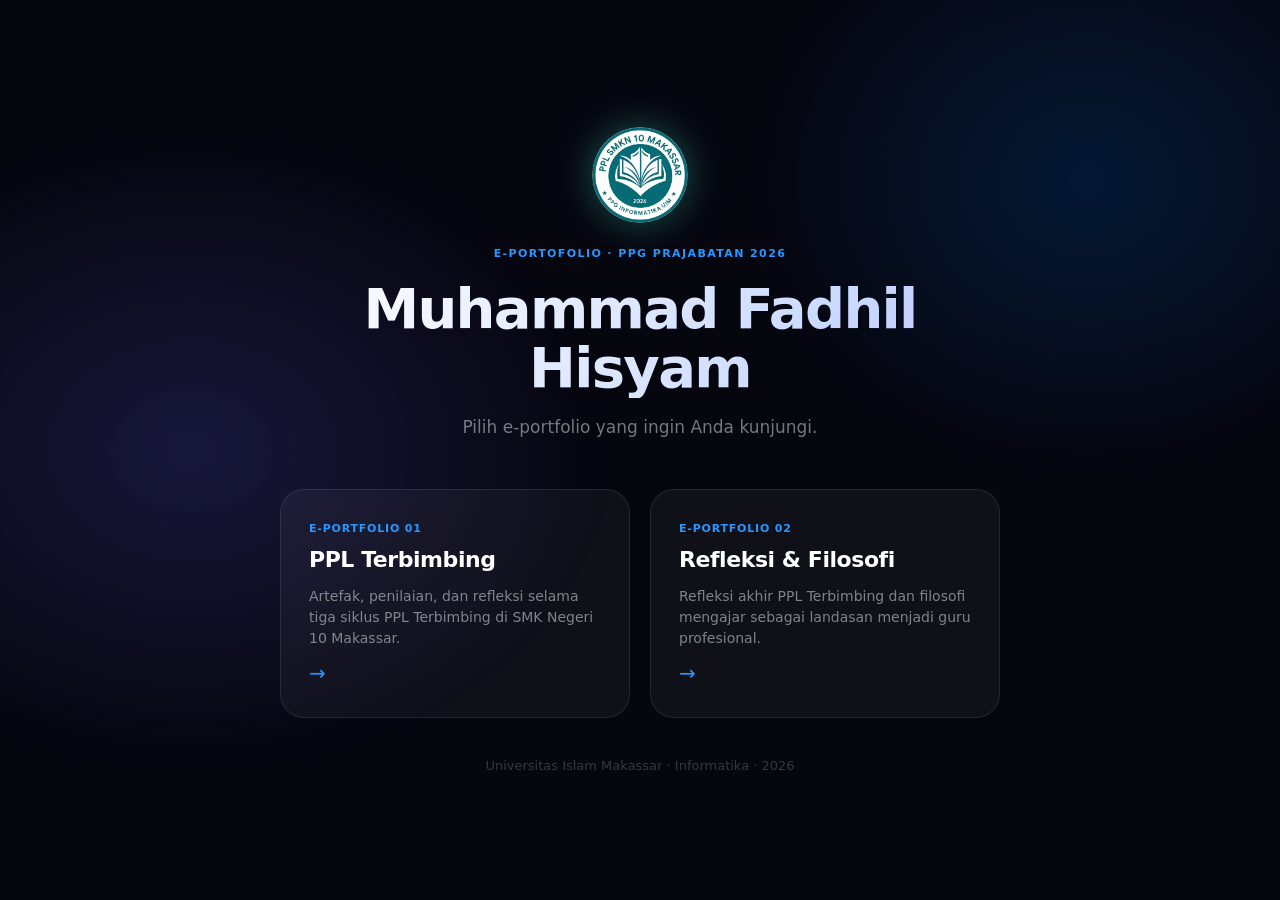
<file: index.html>
<!DOCTYPE html>
<html lang="id">
<head>
  <meta charset="UTF-8" />
  <meta name="viewport" content="width=device-width, initial-scale=1.0" />
  <title>E-Portofolio — Muhammad Fadhil Hisyam</title>
  <link rel="icon" type="image/svg+xml" href="assets/logos/logo-ppl.png">
  <style>
    *, *::before, *::after { box-sizing: border-box; margin: 0; padding: 0; }
    :root {
      --primary: #0066cc;
      --primary-on-dark: #2997ff;
      --ease-spring: cubic-bezier(0.34, 1.56, 0.64, 1);
      --ease-out: cubic-bezier(0.25, 0.46, 0.45, 0.94);
    }
    body {
      font-family: "SF Pro Text", system-ui, -apple-system, BlinkMacSystemFont, sans-serif;
      background: #06060f;
      color: #fff;
      min-height: 100vh;
      display: flex;
      flex-direction: column;
      align-items: center;
      justify-content: center;
      padding: 40px 24px;
      -webkit-font-smoothing: antialiased;
    }
    body::before {
      content: '';
      position: fixed;
      inset: 0;
      background:
        radial-gradient(ellipse 55% 60% at 15% 50%, rgba(88,86,214,0.22) 0%, transparent 60%),
        radial-gradient(ellipse 45% 55% at 85% 20%, rgba(0,102,204,0.2) 0%, transparent 60%);
      pointer-events: none;
      z-index: 0;
    }
    .container {
      position: relative;
      z-index: 1;
      max-width: 720px;
      width: 100%;
      text-align: center;
    }
    .eyebrow {
      font-size: 11px;
      font-weight: 700;
      letter-spacing: 1.4px;
      text-transform: uppercase;
      color: var(--primary-on-dark);
      margin-bottom: 20px;
    }
    h1 {
      font-family: "SF Pro Display", system-ui, -apple-system, sans-serif;
      font-size: clamp(32px, 5vw, 56px);
      font-weight: 700;
      letter-spacing: -0.03em;
      line-height: 1.05;
      background: linear-gradient(118deg, #fff 0%, #c8d8ff 40%, #a78bfa 70%, #fff 100%);
      background-size: 200% 100%;
      -webkit-background-clip: text;
      -webkit-text-fill-color: transparent;
      background-clip: text;
      margin-bottom: 16px;
    }
    .subtitle {
      font-size: 17px;
      color: rgba(255,255,255,0.45);
      line-height: 1.6;
      margin-bottom: 48px;
    }
    .cards {
      display: grid;
      grid-template-columns: 1fr 1fr;
      gap: 20px;
    }
    @media (max-width: 540px) { .cards { grid-template-columns: 1fr; } }
    .card {
      background: rgba(255,255,255,0.042);
      border: 1px solid rgba(255,255,255,0.09);
      border-radius: 24px;
      padding: 32px 28px;
      text-align: left;
      text-decoration: none;
      color: inherit;
      transition: transform 0.3s var(--ease-spring), box-shadow 0.3s, border-color 0.3s, background 0.3s;
      display: flex;
      flex-direction: column;
      gap: 12px;
    }
    .card:hover {
      transform: translateY(-6px);
      background: rgba(255,255,255,0.07);
      border-color: rgba(41,151,255,0.28);
      box-shadow: 0 20px 48px rgba(0,0,0,0.4), 0 0 28px rgba(41,151,255,0.1);
    }
    .card__num {
      font-size: 11px;
      font-weight: 700;
      letter-spacing: 0.8px;
      text-transform: uppercase;
      color: var(--primary-on-dark);
    }
    .card__title {
      font-family: "SF Pro Display", system-ui, -apple-system, sans-serif;
      font-size: 22px;
      font-weight: 700;
      letter-spacing: -0.02em;
      line-height: 1.2;
    }
    .card__desc {
      font-size: 14px;
      color: rgba(255,255,255,0.48);
      line-height: 1.5;
      flex: 1;
    }
    .card__arrow {
      font-size: 20px;
      color: var(--primary-on-dark);
      transition: transform 0.25s var(--ease-spring);
    }
    .card:hover .card__arrow { transform: translateX(6px); }
    .card--coming { pointer-events: none; }
    .card--coming .card__num,
    .card--coming .card__title,
    .card--coming .card__arrow { color: rgba(255,255,255,0.25); }
    .badge-soon {
      display: inline-block;
      background: rgba(255,255,255,0.06);
      border: 1px solid rgba(255,255,255,0.1);
      color: rgba(255,255,255,0.3);
      font-size: 10px;
      font-weight: 600;
      letter-spacing: 0.6px;
      text-transform: uppercase;
      padding: 3px 10px;
      border-radius: 9999px;
    }
    .footer-note {
      margin-top: 40px;
      font-size: 13px;
      color: rgba(255,255,255,0.2);
    }
  </style>
</head>
<body>
  <div class="container">
    <img src="assets/logos/logo-ppl.png" alt="Badge PPL SMKN 10 Makassar"
         style="width:96px;height:96px;border-radius:50%;margin-bottom:20px;filter:drop-shadow(0 0 18px rgba(42,157,143,0.5));">
    <p class="eyebrow">E-Portofolio · PPG Prajabatan 2026</p>
    <h1>Muhammad Fadhil<br>Hisyam</h1>
    <p class="subtitle">Pilih e-portfolio yang ingin Anda kunjungi.</p>

    <div class="cards">
      <a href="eporto1/" class="card">
        <div class="card__num">E-Portfolio 01</div>
        <div class="card__title">PPL Terbimbing</div>
        <div class="card__desc">Artefak, penilaian, dan refleksi selama tiga siklus PPL Terbimbing di SMK Negeri 10 Makassar.</div>
        <div class="card__arrow">→</div>
      </a>

      <a href="eporto2/" class="card">
        <div class="card__num">E-Portfolio 02</div>
        <div class="card__title">Refleksi &amp; Filosofi</div>
        <div class="card__desc">Refleksi akhir PPL Terbimbing dan filosofi mengajar sebagai landasan menjadi guru profesional.</div>
        <div class="card__arrow">→</div>
      </a>
    </div>

    <p class="footer-note">Universitas Islam Makassar · Informatika · 2026</p>
  </div>
</body>
</html>
</file>
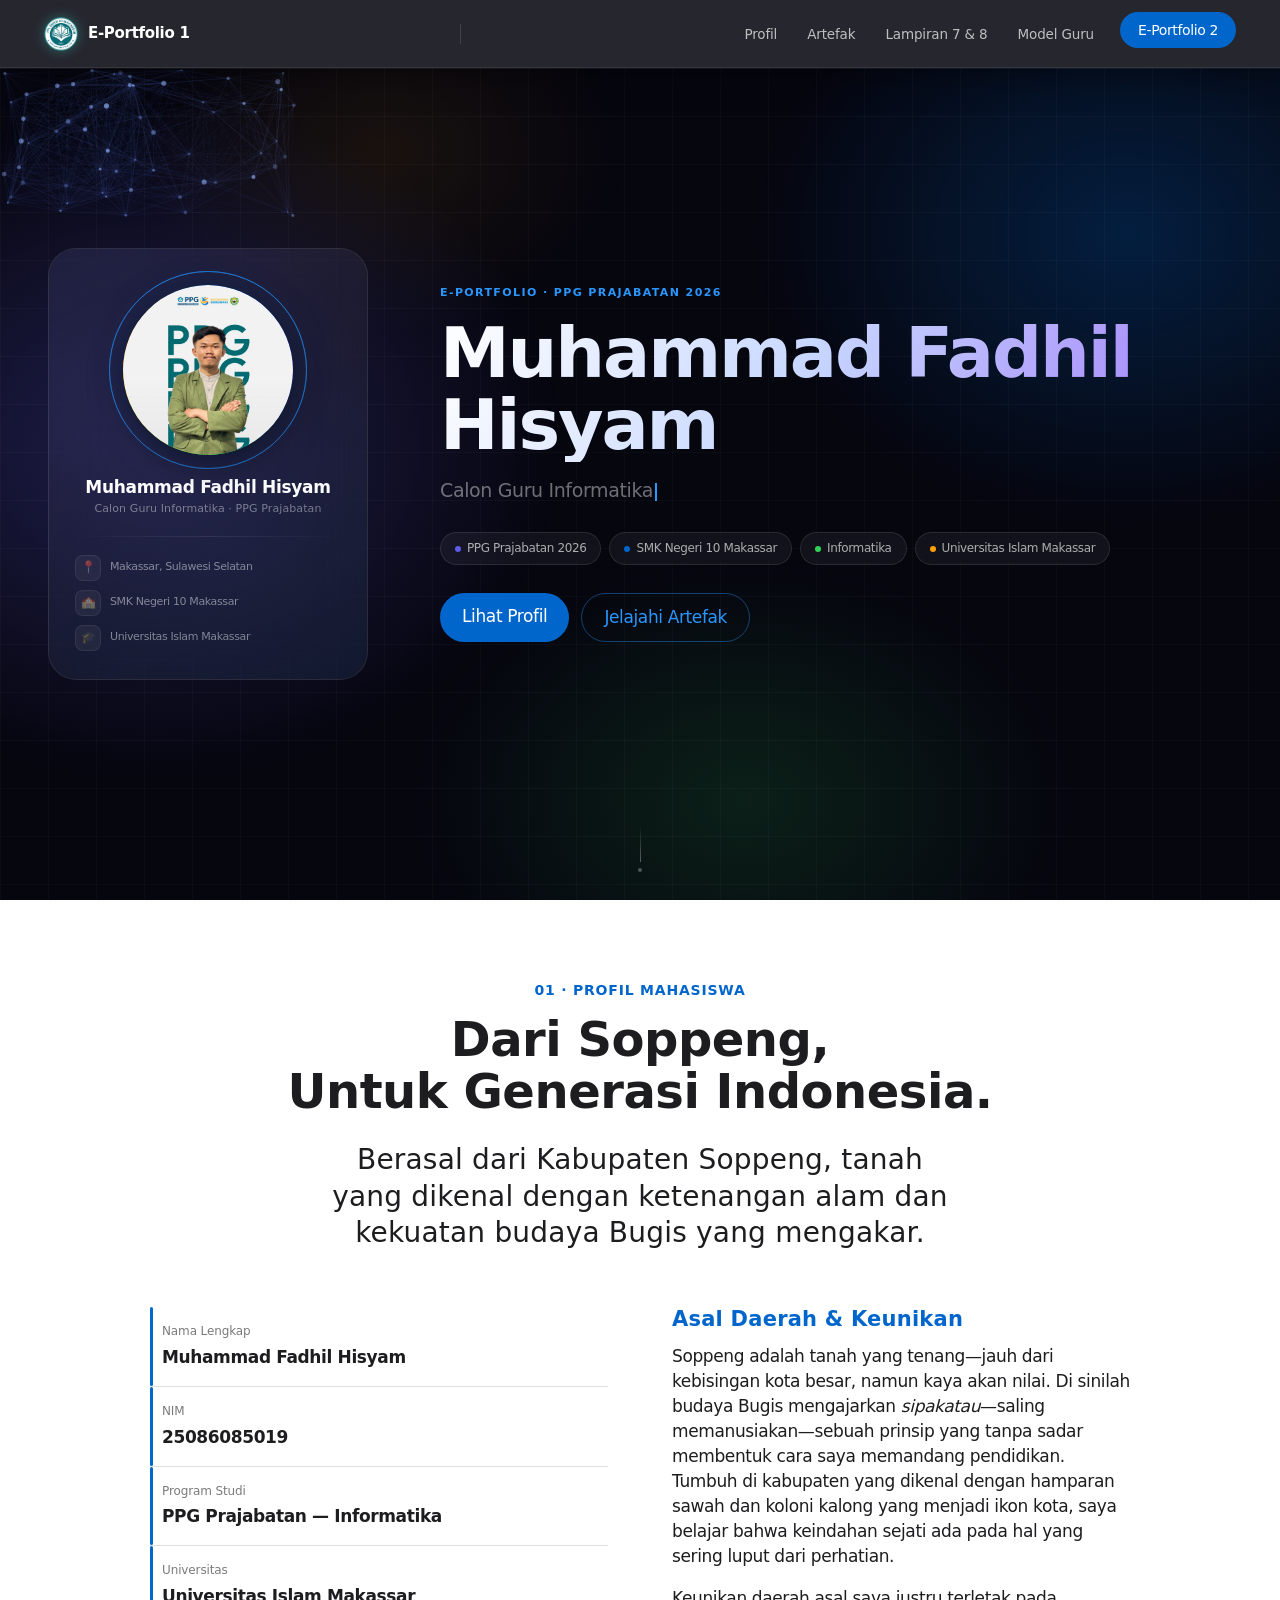
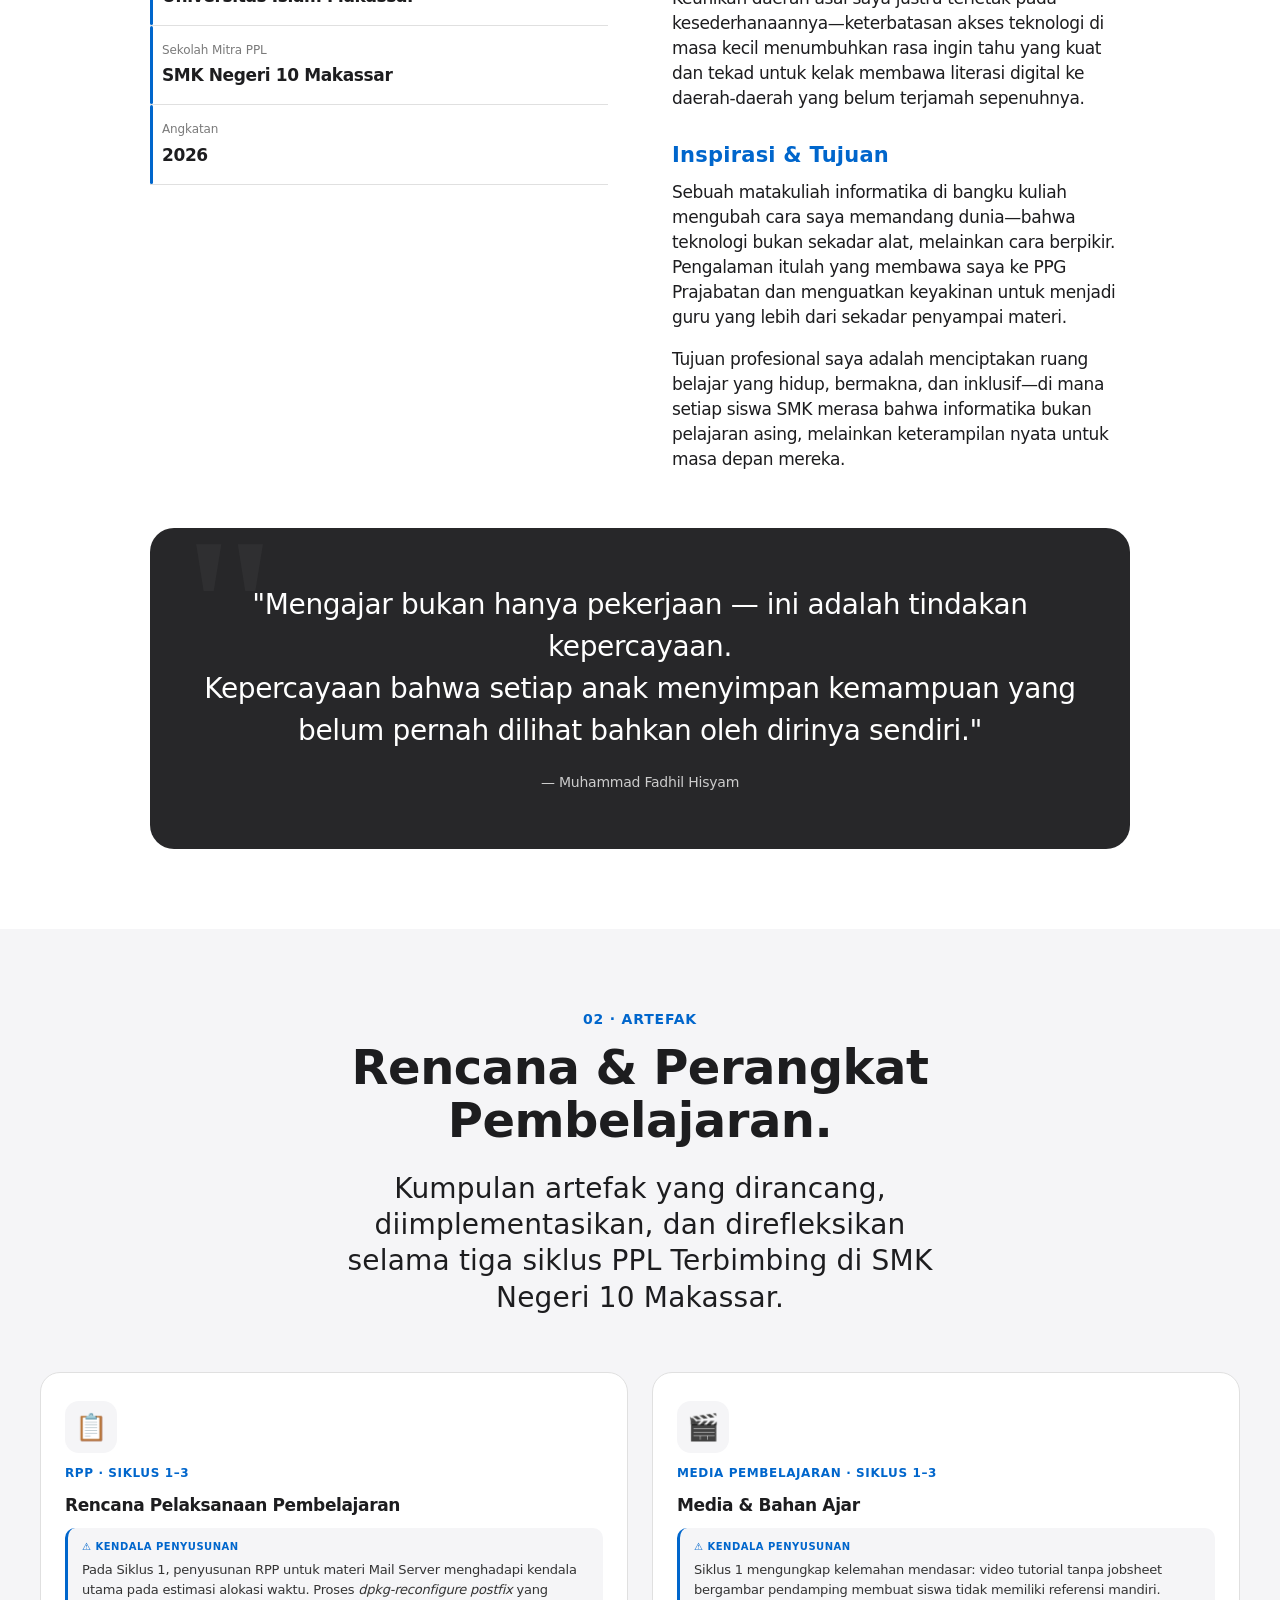
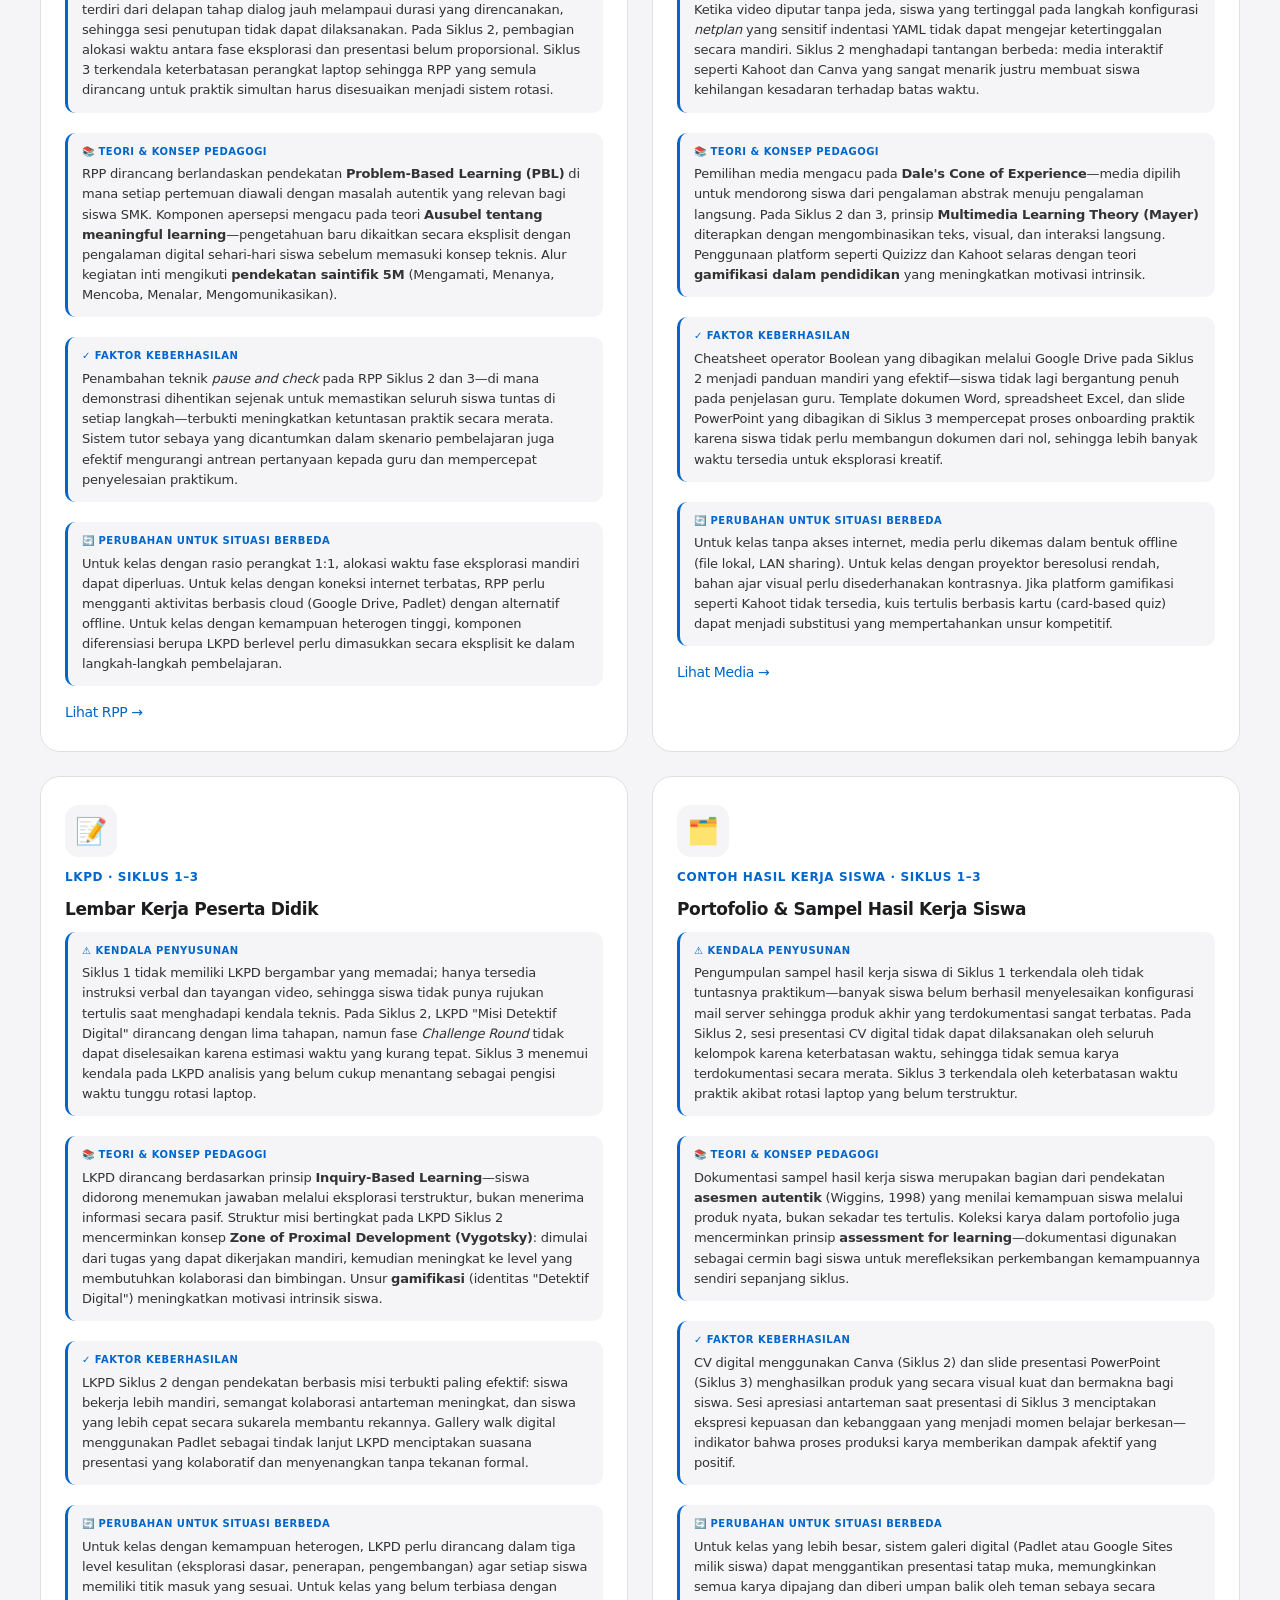
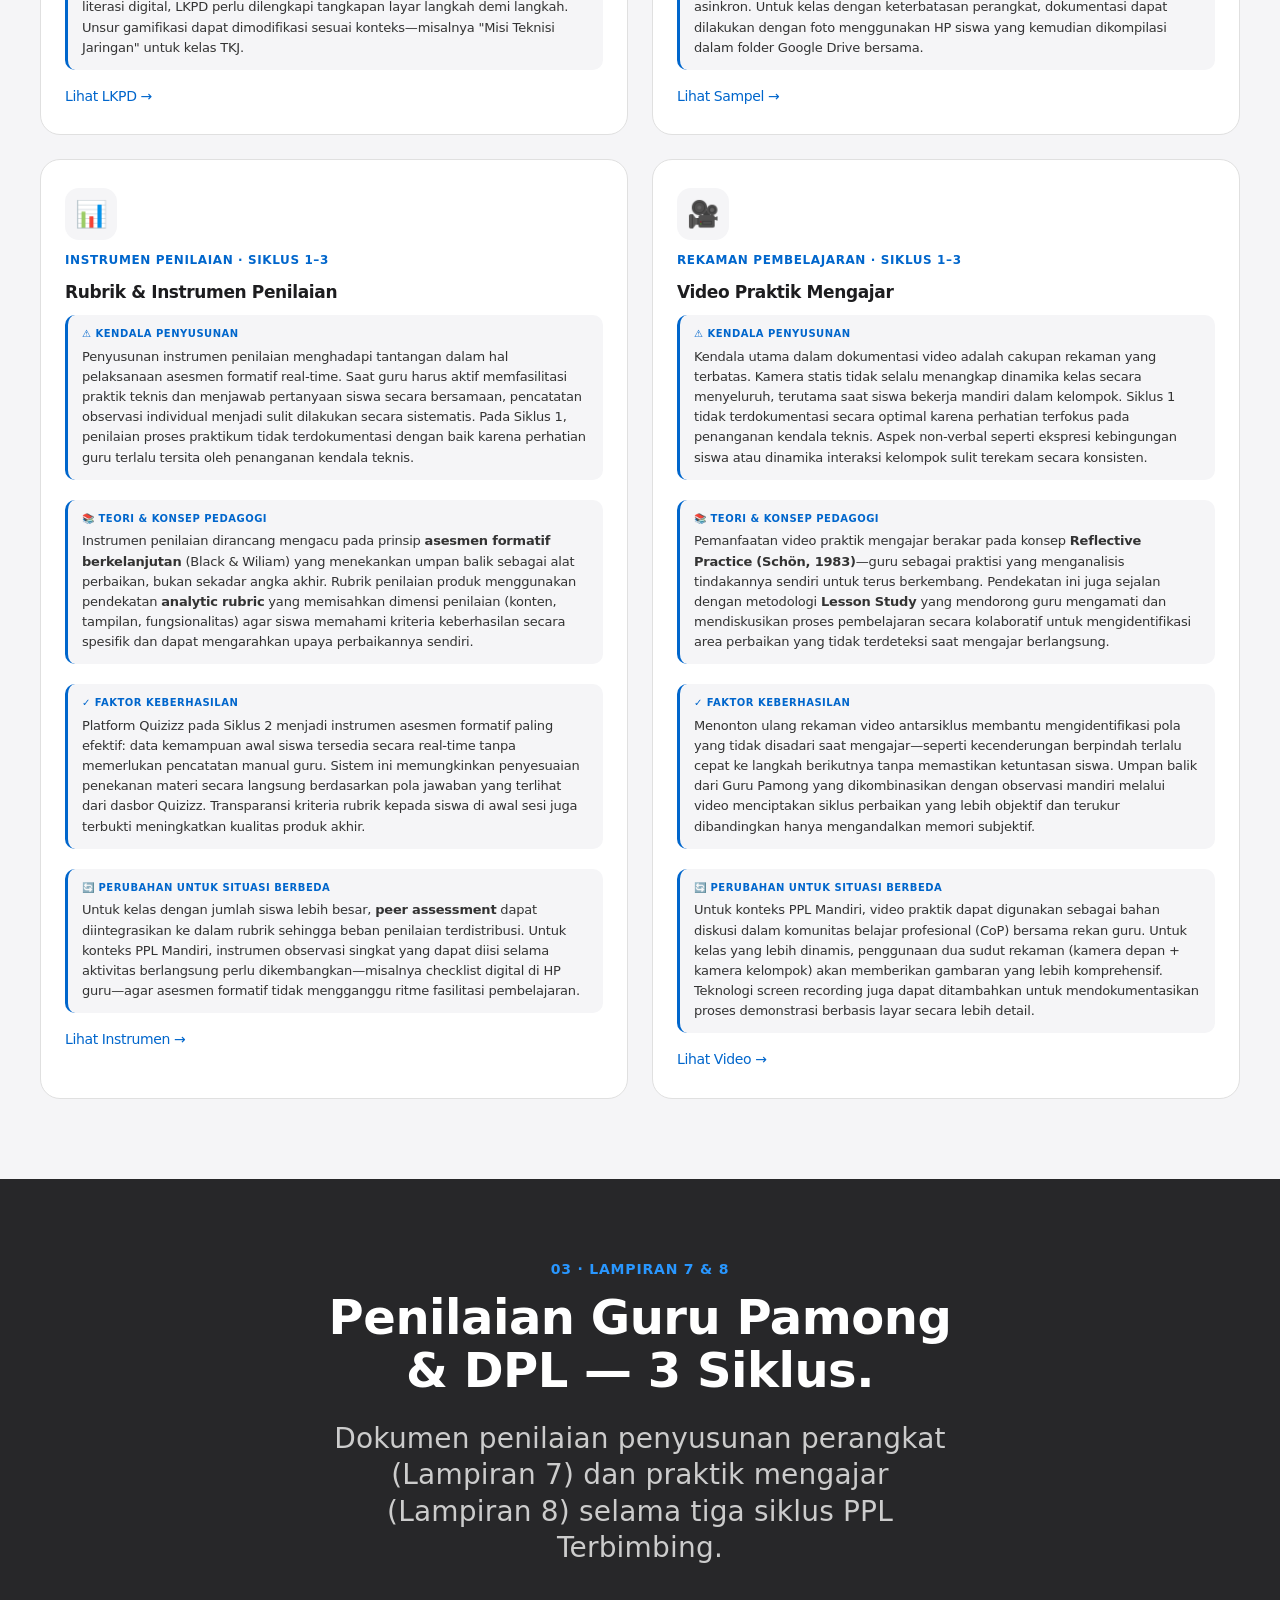
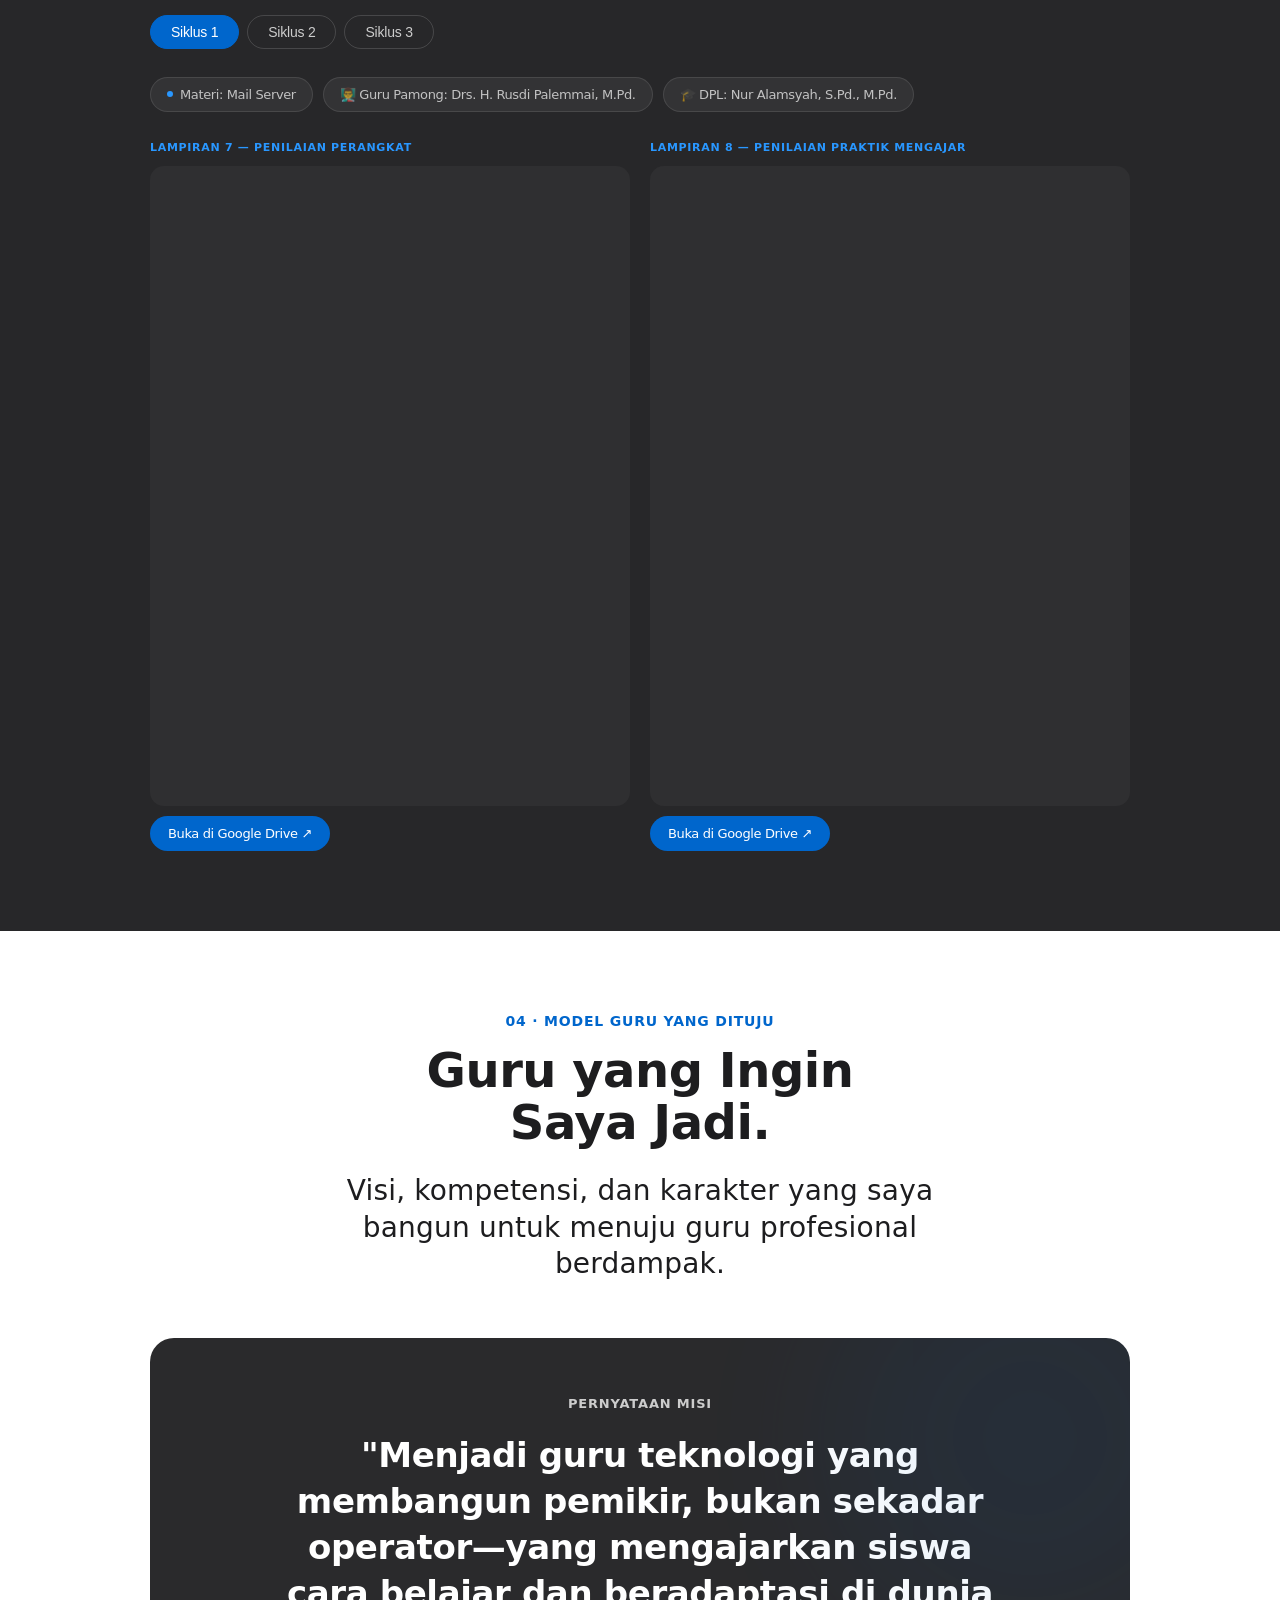
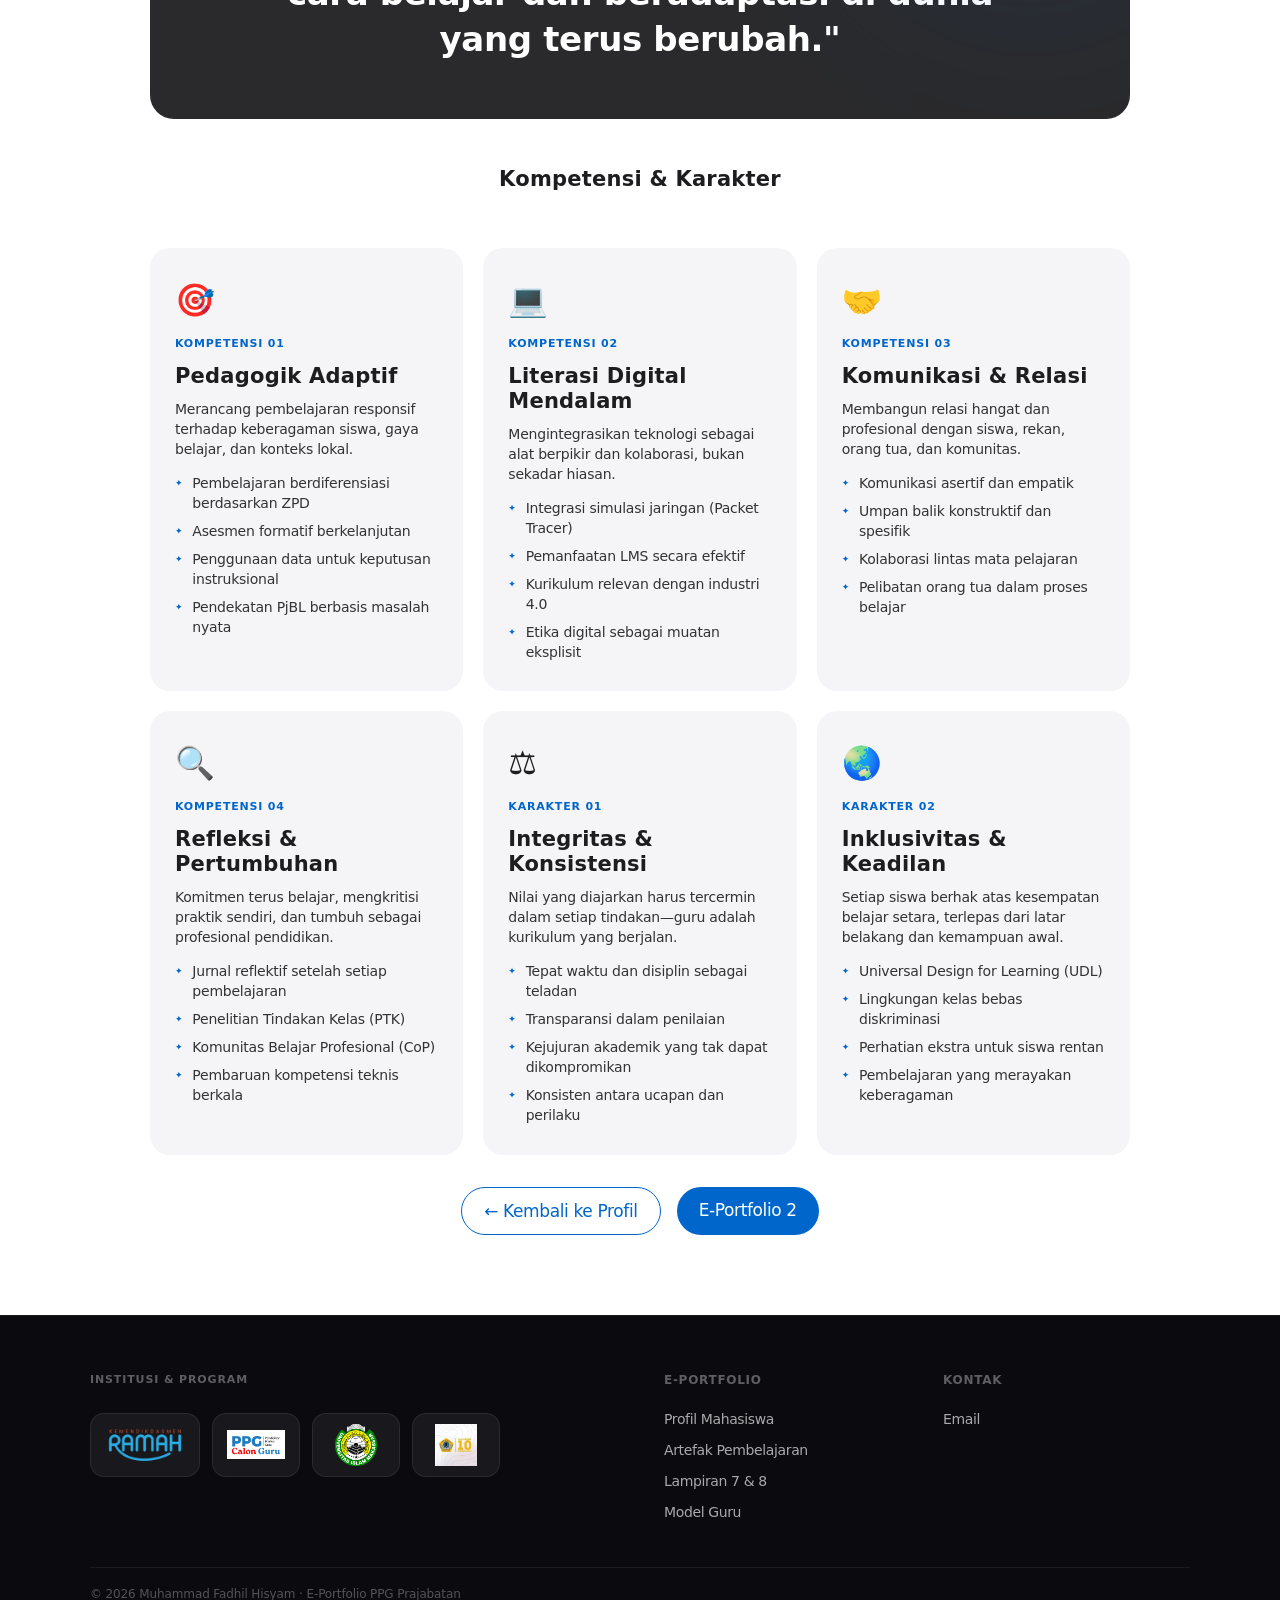
<file: eporto1/index.html>
<!DOCTYPE html>
<html lang="id">
<head>
  <meta charset="UTF-8" />
  <meta name="viewport" content="width=device-width, initial-scale=1.0" />
  <title>E-Portfolio 1 — Muhammad Fadhil Hisyam</title>
  <link rel="icon" type="image/svg+xml" href="../assets/logos/logo-ppl.png">
  <style>
    *, *::before, *::after { box-sizing: border-box; margin: 0; padding: 0; }

    :root {
      --primary: #0066cc;
      --primary-focus: #0071e3;
      --primary-on-dark: #2997ff;
      --ink: #1d1d1f;
      --body-muted: #cccccc;
      --ink-muted-80: #333333;
      --ink-muted-48: #7a7a7a;
      --divider-soft: #f0f0f0;
      --hairline: #e0e0e0;
      --canvas: #ffffff;
      --canvas-parchment: #f5f5f7;
      --surface-pearl: #fafafc;
      --surface-tile-1: #272729;
      --surface-tile-2: #2a2a2c;
      --surface-black: #000000;
      --on-dark: #ffffff;
      --ease-out: cubic-bezier(0.25, 0.46, 0.45, 0.94);
      --ease-spring: cubic-bezier(0.34, 1.56, 0.64, 1);
    }

    html { scroll-behavior: smooth; }

    body {
      font-family: "SF Pro Text", system-ui, -apple-system, BlinkMacSystemFont, sans-serif;
      font-size: 17px;
      font-weight: 400;
      line-height: 1.47;
      letter-spacing: -0.374px;
      color: var(--ink);
      background: var(--canvas);
      -webkit-font-smoothing: antialiased;
      overflow-x: hidden;
    }

    /* ──────────────────────────────────────
       SCROLL ANIMATION SYSTEM
    ────────────────────────────────────── */
    .reveal {
      opacity: 0;
      transform: translateY(32px);
      transition: opacity 0.7s var(--ease-out), transform 0.7s var(--ease-out);
    }
    .reveal.visible {
      opacity: 1;
      transform: translateY(0);
    }
    .reveal-left {
      opacity: 0;
      transform: translateX(-40px);
      transition: opacity 0.7s var(--ease-out), transform 0.7s var(--ease-out);
    }
    .reveal-left.visible { opacity: 1; transform: translateX(0); }
    .reveal-right {
      opacity: 0;
      transform: translateX(40px);
      transition: opacity 0.7s var(--ease-out), transform 0.7s var(--ease-out);
    }
    .reveal-right.visible { opacity: 1; transform: translateX(0); }
    .reveal-scale {
      opacity: 0;
      transform: scale(0.92);
      transition: opacity 0.65s var(--ease-out), transform 0.65s var(--ease-spring);
    }
    .reveal-scale.visible { opacity: 1; transform: scale(1); }

    /* Stagger delays */
    .d1 { transition-delay: 0.05s; }
    .d2 { transition-delay: 0.12s; }
    .d3 { transition-delay: 0.19s; }
    .d4 { transition-delay: 0.26s; }
    .d5 { transition-delay: 0.33s; }
    .d6 { transition-delay: 0.40s; }

    /* ──────────────────────────────────────
       GLOBAL NAV
    ────────────────────────────────────── */
    .global-nav {
      position: fixed;
      top: 0; left: 0; right: 0;
      z-index: 1000;
      background: rgba(8,8,18,0.88);
      backdrop-filter: saturate(200%) blur(28px);
      -webkit-backdrop-filter: saturate(200%) blur(28px);
      height: 68px;
      display: flex;
      align-items: center;
      justify-content: space-between;
      padding: 0 44px;
      transition: background 0.35s, box-shadow 0.35s;
      border-bottom: 1px solid rgba(255,255,255,0.07);
      box-shadow: 0 1px 0 rgba(255,255,255,0.04), 0 8px 32px rgba(0,0,0,0.35);
    }
    .global-nav.solid {
      background: rgba(8,8,18,0.97);
      box-shadow: 0 1px 0 rgba(255,255,255,0.06), 0 12px 40px rgba(0,0,0,0.5);
    }
    .global-nav__brand {
      color: var(--on-dark);
      font-size: 15px;
      font-weight: 700;
      letter-spacing: -0.3px;
      text-decoration: none;
      flex-shrink: 0;
      display: flex;
      align-items: center;
      gap: 10px;
    }
    .global-nav__brand-badge {
      width: 34px; height: 34px;
      border-radius: 50%;
      flex-shrink: 0;
      display: block;
      filter: drop-shadow(0 0 6px rgba(42,157,143,0.55));
    }
    .global-nav__divider {
      width: 1px;
      height: 20px;
      background: rgba(255,255,255,0.12);
      margin: 0 4px;
    }
    .global-nav__links {
      display: flex;
      gap: 6px;
      list-style: none;
      align-items: center;
    }
    .global-nav__links li a:not(.btn-pill) {
      color: rgba(255,255,255,0.7);
      font-size: 13.5px;
      letter-spacing: -0.15px;
      text-decoration: none;
      padding: 6px 12px;
      border-radius: 8px;
      transition: color 0.2s, background 0.2s;
    }
    .global-nav__links li a:not(.btn-pill):hover {
      color: #fff;
      background: rgba(255,255,255,0.08);
    }
    .global-nav__links .btn-pill { margin-left: 8px; }

    /* ── HAMBURGER BUTTON ── */
    .nav-hamburger {
      display: none;
      background: none;
      border: none;
      cursor: pointer;
      padding: 6px;
      flex-direction: column;
      justify-content: space-between;
      width: 36px;
      height: 28px;
      z-index: 1010;
      flex-shrink: 0;
    }
    .nav-hamburger span {
      display: block;
      height: 2px;
      width: 100%;
      background: rgba(255,255,255,0.85);
      border-radius: 2px;
      transition: transform 0.32s var(--ease-spring), opacity 0.2s;
      transform-origin: center;
    }
    .nav-hamburger.open span:nth-child(1) { transform: translateY(9px) rotate(45deg); }
    .nav-hamburger.open span:nth-child(2) { opacity: 0; transform: scaleX(0); }
    .nav-hamburger.open span:nth-child(3) { transform: translateY(-9px) rotate(-45deg); }

    @media (max-width: 768px) {
      .global-nav { padding: 0 20px; }
      .global-nav__divider { display: none; }
      .nav-hamburger { display: flex; }

      .global-nav__links {
        position: fixed;
        top: 68px; left: 0; right: 0;
        background: rgba(8,8,18,0.97);
        backdrop-filter: saturate(180%) blur(28px);
        -webkit-backdrop-filter: saturate(180%) blur(28px);
        flex-direction: column;
        padding: 16px 20px 24px;
        gap: 4px;
        border-bottom: 1px solid rgba(255,255,255,0.09);
        box-shadow: 0 16px 40px rgba(0,0,0,0.5);
        transform: translateY(-8px);
        opacity: 0;
        pointer-events: none;
        transition: transform 0.3s var(--ease-out), opacity 0.3s;
        z-index: 999;
      }
      .global-nav__links.open {
        transform: translateY(0);
        opacity: 1;
        pointer-events: auto;
      }
      .global-nav__links li { width: 100%; }
      .global-nav__links li a:not(.btn-pill) {
        display: block;
        font-size: 16px;
        padding: 12px 16px;
        border-radius: 12px;
        letter-spacing: -0.2px;
      }
      .global-nav__links .btn-pill {
        margin-left: 0;
        margin-top: 8px;
        display: block;
        text-align: center;
        font-size: 15px;
        padding: 13px 22px;
      }
    }

    /* ──────────────────────────────────────
       BUTTONS
    ────────────────────────────────────── */
    .btn-pill {
      display: inline-block;
      background: var(--primary);
      color: #fff;
      font-size: 17px;
      font-weight: 400;
      letter-spacing: -0.374px;
      padding: 11px 22px;
      border-radius: 9999px;
      text-decoration: none;
      border: none;
      cursor: pointer;
      transition: background 0.2s, transform 0.15s var(--ease-spring), box-shadow 0.2s;
      position: relative;
      overflow: hidden;
    }
    .btn-pill::after {
      content: '';
      position: absolute;
      inset: 0;
      background: rgba(255,255,255,0);
      transition: background 0.15s;
    }
    .btn-pill:hover { background: var(--primary-focus); box-shadow: 0 4px 16px rgba(0,102,204,0.35); }
    .btn-pill:active { transform: scale(0.95); }
    .btn-pill--ghost {
      background: transparent;
      color: var(--primary);
      border: 1px solid var(--primary);
    }
    .btn-pill--ghost:hover { background: rgba(0,102,204,0.06); box-shadow: none; }
    .btn-pill--sm { font-size: 14px; padding: 8px 18px; }

    /* ──────────────────────────────────────
       TILES
    ────────────────────────────────────── */
    .tile {
      width: 100%;
      padding: 80px 22px;
      text-align: center;
    }
    .tile--light  { background: var(--canvas); }
    .tile--parch  { background: var(--canvas-parchment); }
    .tile--dark   { background: var(--surface-tile-1); color: var(--on-dark); }
    .tile--dark-2 { background: var(--surface-tile-2); color: var(--on-dark); }
    .tile__inner  { max-width: 980px; margin: 0 auto; }
    .tile__inner--wide { max-width: 1200px; margin: 0 auto; }
    @media (max-width: 640px) { .tile { padding: 56px 20px; } }

    /* ──────────────────────────────────────
       TYPOGRAPHY
    ────────────────────────────────────── */
    .hero-display {
      font-family: "SF Pro Display", system-ui, -apple-system, sans-serif;
      font-size: clamp(38px, 6vw, 72px);
      font-weight: 600;
      line-height: 1.07;
      letter-spacing: -0.03em;
    }
    .display-lg {
      font-family: "SF Pro Display", system-ui, -apple-system, sans-serif;
      font-size: clamp(28px, 4vw, 48px);
      font-weight: 600;
      line-height: 1.1;
      letter-spacing: -0.01em;
    }
    .display-md {
      font-family: "SF Pro Text", system-ui, -apple-system, sans-serif;
      font-size: clamp(22px, 3vw, 34px);
      font-weight: 600;
      line-height: 1.35;
      letter-spacing: -0.374px;
    }
    .lead {
      font-family: "SF Pro Display", system-ui, -apple-system, sans-serif;
      font-size: clamp(20px, 2.5vw, 28px);
      font-weight: 400;
      line-height: 1.3;
      letter-spacing: 0.196px;
    }
    .tagline {
      font-family: "SF Pro Display", system-ui, -apple-system, sans-serif;
      font-size: 21px;
      font-weight: 600;
      line-height: 1.19;
      letter-spacing: 0.231px;
    }
    .body-strong { font-weight: 600; letter-spacing: -0.374px; }
    .caption { font-size: 14px; line-height: 1.43; letter-spacing: -0.224px; }
    .caption-strong { font-size: 14px; font-weight: 600; line-height: 1.29; letter-spacing: -0.224px; }
    .fine-print { font-size: 12px; line-height: 1.0; letter-spacing: -0.12px; color: var(--ink-muted-48); }
    .eyebrow {
      font-size: 14px;
      font-weight: 600;
      letter-spacing: 0.8px;
      text-transform: uppercase;
      color: var(--primary);
      margin-bottom: 12px;
    }
    .eyebrow--dark { color: var(--primary-on-dark); }

    .mt-xs  { margin-top: 8px; }
    .mt-sm  { margin-top: 12px; }
    .mt-md  { margin-top: 17px; }
    .mt-lg  { margin-top: 24px; }
    .mt-xl  { margin-top: 32px; }
    .mt-xxl { margin-top: 48px; }

    .cta-row {
      display: flex;
      gap: 16px;
      justify-content: center;
      flex-wrap: wrap;
      margin-top: 32px;
    }

    /* ──────────────────────────────────────
       HERO — SPLIT + MESH + PARTICLES
    ────────────────────────────────────── */
    .hero {
      margin-top: 68px;
      min-height: calc(100vh - 68px);
      background: #06060f;
      color: var(--on-dark);
      display: flex;
      align-items: center;
      justify-content: center;
      padding: 60px 48px 100px;
      position: relative;
      overflow: hidden;
    }

    /* Layer 0 — canvas particles */
    #heroCanvas {
      position: absolute;
      inset: 0;
      pointer-events: none;
      z-index: 0;
    }

    /* Layer 1 — gradient mesh overlay */
    .hero__mesh {
      position: absolute;
      inset: 0;
      z-index: 1;
      pointer-events: none;
      background:
        radial-gradient(ellipse 55% 70% at 12% 45%, rgba(88,86,214,0.30) 0%, transparent 58%),
        radial-gradient(ellipse 50% 60% at 88% 20%, rgba(0,102,204,0.26) 0%, transparent 58%),
        radial-gradient(ellipse 45% 50% at 58% 88%, rgba(48,209,88,0.13) 0%, transparent 58%),
        radial-gradient(ellipse 35% 40% at 30% 10%, rgba(255,159,10,0.08) 0%, transparent 55%);
      animation: mesh-breathe 9s ease-in-out infinite;
    }
    @keyframes mesh-breathe {
      0%,100% { opacity: 1; }
      50%      { opacity: 0.65; }
    }

    /* Layer 2 — subtle grid */
    .hero::before {
      content: '';
      position: absolute;
      inset: 0;
      background-image:
        linear-gradient(rgba(255,255,255,0.022) 1px, transparent 1px),
        linear-gradient(90deg, rgba(255,255,255,0.022) 1px, transparent 1px);
      background-size: 48px 48px;
      z-index: 2;
      pointer-events: none;
    }

    /* Parallax layer */
    .hero__parallax {
      position: relative;
      z-index: 10;
      width: 100%;
      max-width: 1200px;
      will-change: transform;
    }

    /* ── SPLIT LAYOUT ── */
    .hero__split {
      display: flex;
      align-items: center;
      gap: 72px;
    }

    /* ── LEFT: GLASS PROFILE CARD ── */
    .hero__left {
      flex-shrink: 0;
      width: 320px;
    }
    .hero__card {
      background: rgba(255,255,255,0.042);
      border: 1px solid rgba(255,255,255,0.09);
      backdrop-filter: blur(28px);
      -webkit-backdrop-filter: blur(28px);
      border-radius: 28px;
      padding: 36px 26px 28px;
      text-align: center;
      position: relative;
      overflow: hidden;
      transition: box-shadow 0.35s;
    }
    .hero__card::before {
      content: '';
      position: absolute;
      inset: 0; border-radius: inherit; pointer-events: none;
      background: linear-gradient(155deg, rgba(88,86,214,0.09) 0%, transparent 45%, rgba(0,102,204,0.07) 100%);
    }

    /* Avatar assembly */
    .hero__avatar-wrap {
      position: relative;
      width: 170px; height: 170px;
      margin: 0 auto 22px;
    }
    .hero__pulse {
      position: absolute;
      inset: -14px; border-radius: 50%;
      border: 1px solid rgba(41,151,255,0.38);
      animation: pulse-ring 2.7s ease-out infinite;
    }
    .hero__pulse:nth-child(2) { animation-delay: 0.9s; }
    .hero__pulse:nth-child(3) { animation-delay: 1.8s; }
    @keyframes pulse-ring {
      0%   { transform: scale(0.82); opacity: 0.9; }
      100% { transform: scale(1.58); opacity: 0;   }
    }
    .hero__avatar-glow {
      position: absolute;
      inset: -22px; border-radius: 50%;
      background: radial-gradient(circle, rgba(88,86,214,0.42) 0%, rgba(0,102,204,0.18) 40%, transparent 70%);
      animation: glow-breathe 3.4s ease-in-out infinite;
      z-index: 0;
    }
    @keyframes glow-breathe {
      0%,100% { opacity: 0.52; transform: scale(0.93); }
      50%      { opacity: 1;    transform: scale(1.09); }
    }
    .hero__avatar {
      position: relative; z-index: 1;
      width: 170px; height: 170px; border-radius: 50%;
      background: linear-gradient(145deg, #1e1e2e, #0c0c18);
      display: flex; align-items: center; justify-content: center;
      font-size: 38px; font-weight: 300; color: rgba(255,255,255,0.5);
      box-shadow: 0 8px 32px rgba(0,0,0,0.55), inset 0 1px 0 rgba(255,255,255,0.06);
      overflow: hidden;
    }
    .hero__avatar img {
      width: 100%; height: 100%; object-fit: cover; border-radius: 50%;
      display: block;
    }
    .hero__avatar::before {
      content: '';
      position: absolute; inset: -3px; border-radius: 50%;
      background: conic-gradient(from 0deg, #0066cc 0%, #5e5ce6 25%, #30d158 50%, #ff9f0a 75%, #0066cc 100%);
      z-index: -1;
      animation: spin-ring 5s linear infinite;
    }
    .hero__avatar::after {
      content: '';
      position: absolute; inset: -7px; border-radius: 50%;
      background: conic-gradient(from 0deg, #0066cc, #5e5ce6, #30d158, #ff9f0a, #0066cc);
      z-index: -2; opacity: 0.36; filter: blur(11px);
      animation: spin-ring 5s linear infinite;
    }
    @keyframes spin-ring { to { transform: rotate(360deg); } }

    .hero__card-name {
      font-family: "SF Pro Display", system-ui, -apple-system, sans-serif;
      font-size: 17px; font-weight: 700; color: #fff;
      letter-spacing: -0.3px; line-height: 1.2;
    }
    .hero__card-role {
      font-size: 11px; color: rgba(255,255,255,0.42);
      margin-top: 4px; letter-spacing: 0.1px;
    }
    .hero__card-rule {
      height: 1px;
      background: linear-gradient(90deg, transparent, rgba(255,255,255,0.09), transparent);
      margin: 18px 0;
    }
    .hero__card-meta { display: flex; flex-direction: column; gap: 9px; }
    .hero__card-meta-item {
      display: flex; align-items: center; gap: 9px;
      font-size: 11px; color: rgba(255,255,255,0.48); text-align: left;
    }
    .hero__card-meta-icon {
      width: 26px; height: 26px; border-radius: 8px; flex-shrink: 0;
      background: rgba(255,255,255,0.05);
      border: 1px solid rgba(255,255,255,0.07);
      display: flex; align-items: center; justify-content: center; font-size: 12px;
    }
    .hero__status {
      display: inline-flex; align-items: center; gap: 6px;
      background: rgba(48,209,88,0.09);
      border: 1px solid rgba(48,209,88,0.24);
      border-radius: 9999px; padding: 5px 12px;
      font-size: 11px; color: #30d158; margin-top: 14px;
    }
    .hero__status-dot {
      width: 6px; height: 6px; border-radius: 50%; background: #30d158;
      animation: status-pulse 2.2s ease-in-out infinite;
    }
    @keyframes status-pulse {
      0%,100% { box-shadow: 0 0 0 0 rgba(48,209,88,0.5); }
      50%      { box-shadow: 0 0 0 5px rgba(48,209,88,0); }
    }

    /* ── RIGHT: TEXT CONTENT ── */
    .hero__right { flex: 1; min-width: 0; }

    .hero__eyebrow {
      font-size: 11px; font-weight: 700;
      letter-spacing: 1.4px; text-transform: uppercase;
      color: var(--primary-on-dark); margin-bottom: 16px;
      opacity: 0; transform: translateY(14px);
      transition: opacity 0.6s var(--ease-out), transform 0.6s var(--ease-out);
    }
    .hero__eyebrow.show { opacity: 1; transform: none; }

    .hero__name {
      font-family: "SF Pro Display", system-ui, -apple-system, sans-serif;
      font-size: clamp(38px, 5.5vw, 70px);
      font-weight: 700; line-height: 1.03; letter-spacing: -0.03em;
      background: linear-gradient(118deg,
        #ffffff 0%, #c8d8ff 18%, #a78bfa 36%,
        #ffffff 50%, #93c5fd 66%, #c8d8ff 82%, #ffffff 100%);
      background-size: 260% 100%;
      -webkit-background-clip: text; -webkit-text-fill-color: transparent;
      background-clip: text;
      animation: shimmer-name 6s linear infinite;
      opacity: 0; transform: translateY(30px);
      transition: opacity 0.9s var(--ease-out), transform 0.9s var(--ease-out);
    }
    .hero__name.show { opacity: 1; transform: none; }
    @keyframes shimmer-name {
      0%   { background-position: 100% 0; }
      100% { background-position: -100% 0; }
    }

    .hero__sub {
      font-size: clamp(15px, 1.8vw, 19px); font-weight: 300;
      line-height: 1.55; color: rgba(255,255,255,0.42);
      margin-top: 14px; min-height: 1.8em;
      opacity: 0; transition: opacity 0.6s var(--ease-out);
    }
    .hero__sub.show { opacity: 1; }
    .hero__cursor {
      display: inline-block; width: 2px; height: 0.9em;
      background: var(--primary-on-dark); vertical-align: text-bottom; margin-left: 2px;
      animation: cur-blink 0.72s step-end infinite;
    }
    @keyframes cur-blink { 50% { opacity: 0; } }

    .hero__badges {
      display: flex; gap: 8px; flex-wrap: wrap;
      margin-top: 22px;
    }
    .hero__badge {
      display: inline-flex; align-items: center; gap: 6px;
      background: rgba(255,255,255,0.052);
      border: 1px solid rgba(255,255,255,0.1);
      backdrop-filter: blur(10px); -webkit-backdrop-filter: blur(10px);
      border-radius: 9999px; padding: 7px 14px;
      font-size: 12px; font-weight: 500;
      color: rgba(255,255,255,0.65); white-space: nowrap;
      cursor: default;
      opacity: 0; transform: translateY(14px) scale(0.93);
      transition: opacity 0.45s var(--ease-out), transform 0.48s var(--ease-spring),
                  background 0.22s, border-color 0.22s, color 0.22s, box-shadow 0.22s;
    }
    .hero__badge.show { opacity: 1; transform: none; }
    .hero__badge:hover {
      background: rgba(41,151,255,0.14);
      border-color: rgba(41,151,255,0.38);
      color: #fff;
      box-shadow: 0 0 18px rgba(41,151,255,0.22);
    }
    .hero__badge-dot { width: 6px; height: 6px; border-radius: 50%; flex-shrink: 0; }

    .hero__cta {
      display: flex; gap: 12px; flex-wrap: wrap;
      margin-top: 28px;
      opacity: 0; transform: translateY(14px);
      transition: opacity 0.6s var(--ease-out), transform 0.6s var(--ease-out);
    }
    .hero__cta.show { opacity: 1; transform: none; }

    .hero__stats {
      display: flex; gap: 10px; flex-wrap: wrap;
      margin-top: 32px;
      opacity: 0; transform: translateY(18px);
      transition: opacity 0.7s var(--ease-out), transform 0.7s var(--ease-out);
    }
    .hero__stats.show { opacity: 1; transform: none; }
    .hero__stat {
      background: rgba(255,255,255,0.044);
      border: 1px solid rgba(255,255,255,0.08);
      backdrop-filter: blur(14px); -webkit-backdrop-filter: blur(14px);
      border-radius: 16px; padding: 16px 22px;
      text-align: center; min-width: 92px; cursor: default;
      transition: background 0.25s, transform 0.28s var(--ease-spring),
                  border-color 0.25s, box-shadow 0.25s;
    }
    .hero__stat:hover {
      background: rgba(41,151,255,0.1);
      border-color: rgba(41,151,255,0.28);
      transform: translateY(-6px);
      box-shadow: 0 14px 36px rgba(0,0,0,0.3), 0 0 22px rgba(41,151,255,0.14);
    }
    .hero__stat__num {
      font-family: "SF Pro Display", system-ui, sans-serif;
      font-size: 30px; font-weight: 700; letter-spacing: -0.03em;
      color: #fff; line-height: 1;
    }
    .hero__stat__label {
      font-size: 9px; font-weight: 600;
      color: rgba(255,255,255,0.36); margin-top: 5px;
      letter-spacing: 0.5px; text-transform: uppercase;
    }

    /* Scroll indicator */
    .scroll-indicator {
      position: absolute; bottom: 28px; left: 50%;
      transform: translateX(-50%);
      display: flex; flex-direction: column; align-items: center; gap: 6px;
      z-index: 12; transition: opacity 0.4s;
    }
    .scroll-indicator__line {
      width: 1px; height: 36px;
      background: linear-gradient(to bottom, transparent, rgba(255,255,255,0.32));
      animation: s-line 2s ease-in-out infinite;
    }
    .scroll-indicator__dot {
      width: 4px; height: 4px; border-radius: 50%;
      background: rgba(255,255,255,0.28);
      animation: s-dot 2s ease-in-out infinite;
    }
    @keyframes s-line {
      0%,100% { opacity: 0.3; transform: scaleY(0.7); }
      50%      { opacity: 0.9; transform: scaleY(1) translateY(4px); }
    }
    @keyframes s-dot {
      0%,100% { opacity: 0.3; }
      50%      { opacity: 1; }
    }

    /* ── RESPONSIVE ── */
    @media (max-width: 900px) {
      .hero__split { flex-direction: column; gap: 36px; text-align: center; }
      .hero__left { width: 100%; max-width: 300px; }
      .hero__card-meta-item { justify-content: center; }
      .hero__badges, .hero__cta, .hero__stats { justify-content: center; }
    }
    @media (max-width: 640px) {
      .hero { padding: 48px 20px 96px; }
    }

    /* ──────────────────────────────────────
       PROFIL
    ────────────────────────────────────── */
    .profile-grid {
      display: grid;
      grid-template-columns: 1fr 1fr;
      gap: 64px;
      text-align: left;
      margin-top: 56px;
    }
    @media (max-width: 734px) { .profile-grid { grid-template-columns: 1fr; gap: 32px; } }

    .info-row {
      display: flex;
      flex-direction: column;
      gap: 4px;
      padding: 16px 0;
      border-bottom: 1px solid var(--hairline);
      position: relative;
    }
    .info-row::before {
      content: '';
      position: absolute;
      left: 0; top: 0; bottom: 0;
      width: 3px;
      background: var(--primary);
      border-radius: 9999px;
      transform: scaleY(0);
      transform-origin: top;
      transition: transform 0.4s var(--ease-out);
    }
    .info-row.visible::before { transform: scaleY(1); }
    .info-row__label { font-size: 12px; color: var(--ink-muted-48); letter-spacing: -0.12px; padding-left: 12px; }
    .info-row__value { font-weight: 600; letter-spacing: -0.374px; padding-left: 12px; }

    .blockquote {
      margin-top: 56px;
      background: var(--surface-tile-1);
      border-radius: 24px;
      padding: 56px 48px;
      text-align: center;
      position: relative;
      overflow: hidden;
    }
    .blockquote::before {
      content: '"';
      position: absolute;
      top: -20px; left: 24px;
      font-size: 200px;
      font-family: Georgia, serif;
      font-weight: 700;
      color: rgba(255,255,255,0.04);
      line-height: 1;
      pointer-events: none;
    }
    .blockquote__text {
      font-family: "SF Pro Display", system-ui, sans-serif;
      font-size: clamp(20px, 3vw, 28px);
      font-weight: 300;
      line-height: 1.5;
      color: var(--on-dark);
      position: relative;
      z-index: 1;
    }
    .blockquote__author {
      margin-top: 20px;
      font-size: 14px;
      color: var(--body-muted);
      letter-spacing: -0.224px;
    }

    /* ──────────────────────────────────────
       ARTIFACT CARDS
    ────────────────────────────────────── */
    .artifact-grid {
      display: grid;
      grid-template-columns: repeat(2, 1fr);
      gap: 24px;
      margin-top: 56px;
      text-align: left;
    }
    @media (max-width: 900px) { .artifact-grid { grid-template-columns: 1fr; } }

    .artifact-card {
      background: var(--canvas);
      border: 1px solid var(--hairline);
      border-radius: 20px;
      padding: 28px 24px;
      display: flex;
      flex-direction: column;
      gap: 12px;
      transition: transform 0.3s var(--ease-spring), box-shadow 0.3s, border-color 0.3s;
      cursor: pointer;
    }
    .artifact-card:hover {
      transform: translateY(-6px);
      box-shadow: 0 20px 48px rgba(0,0,0,0.1);
      border-color: transparent;
    }
    .artifact-card__icon {
      width: 52px;
      height: 52px;
      border-radius: 14px;
      background: var(--canvas-parchment);
      display: flex;
      align-items: center;
      justify-content: center;
      font-size: 26px;
      transition: transform 0.3s var(--ease-spring);
    }
    .artifact-card:hover .artifact-card__icon { transform: scale(1.12) rotate(-4deg); }
    .artifact-card__type {
      font-size: 12px;
      font-weight: 600;
      letter-spacing: 0.6px;
      text-transform: uppercase;
      color: var(--primary);
    }
    .artifact-card__title { font-size: 17px; font-weight: 600; line-height: 1.24; letter-spacing: -0.374px; }
    .artifact-card__desc { font-size: 14px; color: var(--ink-muted-80); line-height: 1.43; letter-spacing: -0.224px; flex: 1; }

    .analysis-block {
      background: var(--canvas-parchment);
      border-radius: 10px;
      padding: 12px 14px;
      border-left: 3px solid var(--primary);
    }
    .analysis-block + .analysis-block { margin-top: 8px; }
    .analysis-block__label {
      font-size: 10px;
      font-weight: 700;
      letter-spacing: 0.5px;
      text-transform: uppercase;
      color: var(--primary);
      margin-bottom: 5px;
    }
    .analysis-block__text { font-size: 13px; color: var(--ink-muted-80); line-height: 1.55; letter-spacing: -0.2px; }
    .artifact-card .artifact-link { margin-top: 4px; }

    .tag-row { display: flex; gap: 6px; flex-wrap: wrap; }
    .tag {
      font-size: 12px;
      background: var(--canvas-parchment);
      color: var(--ink-muted-80);
      border-radius: 9999px;
      padding: 4px 10px;
      letter-spacing: -0.12px;
    }
    .tag--blue { background: rgba(0,102,204,0.08); color: var(--primary); }
    .artifact-link {
      color: var(--primary);
      font-size: 14px;
      text-decoration: none;
      display: inline-flex;
      align-items: center;
      gap: 4px;
      transition: gap 0.2s;
    }
    .artifact-link:hover { gap: 8px; }
    .artifact-link::after { content: "→"; }

    /* Video placeholder */
    .video-embed {
      border-radius: 12px;
      overflow: hidden;
      aspect-ratio: 16/9;
      background: var(--surface-tile-1);
    }
    .video-embed iframe {
      width: 100%;
      height: 100%;
      display: block;
    }

    /* ──────────────────────────────────────
       ASSESSMENT / LAMPIRAN
    ────────────────────────────────────── */
    .cycle-tabs {
      display: flex;
      gap: 8px;
      margin-bottom: 28px;
      flex-wrap: wrap;
    }
    .cycle-tab {
      padding: 8px 20px;
      border-radius: 9999px;
      font-size: 14px;
      letter-spacing: -0.224px;
      border: 1px solid rgba(255,255,255,0.15);
      color: var(--body-muted);
      cursor: pointer;
      background: transparent;
      transition: background 0.2s, color 0.2s, border-color 0.2s, transform 0.15s var(--ease-spring);
    }
    .cycle-tab:hover { transform: scale(1.04); border-color: rgba(255,255,255,0.3); }
    .cycle-tab.active {
      background: var(--primary);
      color: #fff;
      border-color: var(--primary);
    }

    .cycle-panel {
      display: none;
      animation: panel-in 0.4s var(--ease-out) forwards;
    }
    .cycle-panel.active { display: block; }
    @keyframes panel-in {
      from { opacity: 0; transform: translateY(12px); }
      to   { opacity: 1; transform: translateY(0); }
    }

    .assessment-table {
      width: 100%;
      border-collapse: collapse;
      font-size: 14px;
    }
    .assessment-table th {
      background: rgba(255,255,255,0.06);
      color: var(--body-muted);
      font-size: 11px;
      font-weight: 600;
      letter-spacing: 0.6px;
      text-transform: uppercase;
      padding: 10px 16px;
      text-align: left;
      border-bottom: 1px solid rgba(255,255,255,0.08);
    }
    .assessment-table td {
      padding: 13px 16px;
      color: var(--on-dark);
      border-bottom: 1px solid rgba(255,255,255,0.05);
      line-height: 1.4;
      transition: background 0.15s;
    }
    .assessment-table tr:hover td { background: rgba(255,255,255,0.03); }
    .assessment-table tr:last-child td { border-bottom: none; }

    /* Animated score pill */
    .score-pill {
      display: inline-block;
      padding: 4px 12px;
      border-radius: 9999px;
      font-size: 13px;
      font-weight: 600;
      position: relative;
      overflow: hidden;
    }
    .score-pill::before {
      content: '';
      position: absolute;
      inset: 0;
      transform: scaleX(0);
      transform-origin: left;
      transition: transform 0.6s var(--ease-out);
      border-radius: inherit;
    }
    .score-pill.animated::before { transform: scaleX(1); }
    .score-pill--a { background: rgba(52,199,89,0.15); color: #34c759; }
    .score-pill--a::before { background: rgba(52,199,89,0.06); }
    .score-pill--b { background: rgba(255,204,0,0.15); color: #d4a000; }
    .score-pill--b::before { background: rgba(255,204,0,0.06); }

    /* Progress bars for score summary */
    .progress-wrap { margin-top: 24px; }
    .progress-item { margin-bottom: 16px; text-align: left; }
    .progress-item__header {
      display: flex;
      justify-content: space-between;
      margin-bottom: 6px;
      font-size: 13px;
      color: var(--body-muted);
    }
    .progress-bar {
      height: 6px;
      background: rgba(255,255,255,0.1);
      border-radius: 9999px;
      overflow: hidden;
    }
    .progress-bar__fill {
      height: 100%;
      background: var(--primary-on-dark);
      border-radius: 9999px;
      transform: scaleX(0);
      transform-origin: left;
      transition: transform 1s var(--ease-out);
    }
    .progress-bar__fill.animated { transform: scaleX(1); }

    .score-summary {
      background: rgba(255,255,255,0.04);
      border: 1px solid rgba(255,255,255,0.08);
      border-radius: 16px;
      padding: 24px;
      margin-top: 24px;
    }
    .score-summary__title { font-size: 14px; font-weight: 600; color: var(--body-muted); margin-bottom: 16px; }

    /* ──────────────────────────────────────
       TIMELINE (tren skor)
    ────────────────────────────────────── */
    .trend-chart {
      display: flex;
      align-items: flex-end;
      gap: 12px;
      height: 80px;
      margin-top: 8px;
    }
    .trend-bar {
      flex: 1;
      border-radius: 6px 6px 0 0;
      background: var(--primary-on-dark);
      opacity: 0.7;
      transform: scaleY(0);
      transform-origin: bottom;
      transition: transform 0.6s var(--ease-out), opacity 0.3s;
    }
    .trend-bar.animated { transform: scaleY(1); }
    .trend-bar:hover { opacity: 1; }

    /* ──────────────────────────────────────
       MODEL GURU
    ────────────────────────────────────── */
    .model-grid {
      display: grid;
      grid-template-columns: repeat(3, 1fr);
      gap: 20px;
      margin-top: 56px;
      text-align: left;
    }
    @media (max-width: 834px) { .model-grid { grid-template-columns: 1fr 1fr; } }
    @media (max-width: 640px) { .model-grid { grid-template-columns: 1fr; } }

    .model-card {
      background: var(--canvas-parchment);
      border-radius: 20px;
      padding: 28px 24px;
      transition: transform 0.3s var(--ease-spring), box-shadow 0.3s;
      border: 1px solid transparent;
    }
    .model-card:hover {
      transform: translateY(-5px);
      box-shadow: 0 16px 40px rgba(0,0,0,0.08);
      border-color: rgba(0,102,204,0.15);
    }
    .model-card__num {
      font-size: 11px;
      font-weight: 600;
      letter-spacing: 0.8px;
      text-transform: uppercase;
      color: var(--primary);
      margin-bottom: 12px;
    }
    .model-card__icon {
      font-size: 32px;
      margin-bottom: 12px;
      display: block;
      transition: transform 0.3s var(--ease-spring);
    }
    .model-card:hover .model-card__icon { transform: scale(1.15) rotate(-5deg); }
    .model-card__title { font-size: 21px; font-weight: 600; line-height: 1.19; letter-spacing: 0.231px; margin-bottom: 10px; }
    .model-card__body { font-size: 14px; color: var(--ink-muted-80); line-height: 1.43; letter-spacing: -0.224px; }
    .competency-list { list-style: none; margin-top: 14px; display: flex; flex-direction: column; gap: 8px; }
    .competency-list li {
      display: flex;
      gap: 10px;
      font-size: 14px;
      color: var(--ink-muted-80);
      line-height: 1.43;
      letter-spacing: -0.224px;
    }
    .competency-list li::before {
      content: "✦";
      color: var(--primary);
      font-size: 9px;
      flex-shrink: 0;
      margin-top: 4px;
    }

    /* Mission banner */
    .mission-banner {
      background: var(--surface-tile-2);
      border-radius: 24px;
      padding: 56px 48px;
      margin-top: 56px;
      text-align: center;
      position: relative;
      overflow: hidden;
    }
    .mission-banner::before {
      content: '';
      position: absolute;
      width: 400px; height: 400px;
      background: var(--primary);
      border-radius: 50%;
      opacity: 0.08;
      filter: blur(80px);
      top: -100px; right: -100px;
      animation: drift 10s ease-in-out infinite;
    }
    .mission-banner__label {
      font-size: 13px;
      font-weight: 600;
      letter-spacing: 0.8px;
      text-transform: uppercase;
      color: var(--body-muted);
      margin-bottom: 20px;
    }

    /* ──────────────────────────────────────
       DIVIDERS
    ────────────────────────────────────── */
    .hairline {
      border: none;
      border-top: 1px solid var(--hairline);
      margin: 40px 0;
    }
    .hairline--dark { border-color: rgba(255,255,255,0.08); }

    /* ──────────────────────────────────────
       FOOTER
    ────────────────────────────────────── */
    footer {
      background: #0a0a0f;
      padding: 56px 28px 36px;
      border-top: 1px solid rgba(255,255,255,0.06);
    }
    .footer-inner {
      max-width: 1100px;
      margin: 0 auto;
      display: grid;
      grid-template-columns: 1fr 1fr;
      gap: 48px;
      align-items: start;
    }
    @media (max-width: 768px) { .footer-inner { grid-template-columns: 1fr; gap: 40px; } }

    /* left: institution logos */
    .footer-logos {
      display: flex;
      flex-direction: column;
      gap: 20px;
    }
    .footer-logos__eyebrow {
      font-size: 11px;
      font-weight: 600;
      letter-spacing: 0.08em;
      text-transform: uppercase;
      color: rgba(255,255,255,0.35);
      margin-bottom: 4px;
    }
    .footer-logo-grid {
      display: flex;
      flex-direction: row;
      align-items: center;
      gap: 12px;
      flex-wrap: nowrap;
    }
    .footer-logo-item {
      display: flex;
      align-items: center;
      justify-content: center;
      transition: opacity 0.2s, transform 0.2s;
    }
    .footer-logo-item:hover {
      opacity: 0.85;
      transform: translateY(-2px);
    }
    .footer-logo-item__img-wrap {
      display: flex;
      align-items: center;
      justify-content: center;
      background: rgba(255,255,255,0.06);
      border: 1px solid rgba(255,255,255,0.08);
      border-radius: 14px;
      padding: 10px 14px;
      width: 88px;
      height: 64px;
    }
    .footer-logo-item__img-wrap img {
      width: 100%;
      height: 100%;
      object-fit: contain;
      display: block;
    }
    .footer-logo-item--wide .footer-logo-item__img-wrap {
      width: 110px;
    }

    /* right: sitemap + kontak */
    .footer-right {
      display: grid;
      grid-template-columns: 1fr 1fr;
      gap: 32px;
    }
    @media (max-width: 480px) { .footer-right { grid-template-columns: 1fr; } }
    .footer-col__title {
      font-size: 12px;
      font-weight: 600;
      letter-spacing: 0.06em;
      text-transform: uppercase;
      color: rgba(255,255,255,0.35);
      margin-bottom: 14px;
    }
    .footer-col__links { list-style: none; display: flex; flex-direction: column; gap: 0; }
    .footer-col__links a {
      font-size: 14px;
      line-height: 2.2;
      color: rgba(255,255,255,0.65);
      text-decoration: none;
      transition: color 0.2s;
    }
    .footer-col__links a:hover { color: #fff; }

    .footer-legal {
      max-width: 1100px;
      margin: 40px auto 0;
      padding-top: 20px;
      border-top: 1px solid rgba(255,255,255,0.07);
      display: flex;
      justify-content: space-between;
      flex-wrap: wrap;
      gap: 8px;
    }
    .footer-legal .fine-print { color: rgba(255,255,255,0.3); }

    /* ──────────────────────────────────────
       FLOATING BACK-TO-TOP
    ────────────────────────────────────── */
    .back-top {
      position: fixed;
      bottom: 32px; right: 24px;
      width: 44px; height: 44px;
      border-radius: 50%;
      background: rgba(29,29,31,0.8);
      backdrop-filter: blur(10px);
      color: #fff;
      display: flex;
      align-items: center;
      justify-content: center;
      font-size: 18px;
      text-decoration: none;
      z-index: 800;
      opacity: 0;
      transform: translateY(16px);
      transition: opacity 0.3s, transform 0.3s var(--ease-spring);
      border: 1px solid rgba(255,255,255,0.12);
    }
    .back-top.show { opacity: 1; transform: translateY(0); }
    .back-top:hover { background: rgba(29,29,31,1); transform: translateY(-3px); }

    /* ──────────────────────────────────────
       MOBILE EXTRAS
    ────────────────────────────────────── */
    @media (max-width: 640px) {
      .blockquote { padding: 36px 24px; }
      .mission-banner { padding: 36px 24px; }
      .hero__split { gap: 28px; }
      .refleksi-card { padding: 28px 20px; }
      .footer-logo-grid { flex-wrap: wrap; justify-content: center; }
      .footer-logo-item__img-wrap { width: 72px !important; height: 52px !important; }
      .pdf-viewer { aspect-ratio: unset; height: 400px; }
    }
    @media (max-width: 480px) {
      .siklus-capsule { white-space: normal; font-size: 12px; }
      .hero { padding: 36px 16px 80px; }
    }

    /* ──────────────────────────────────────
       SECTION PROGRESS INDICATOR
    ────────────────────────────────────── */
    .read-progress {
      position: fixed;
      top: 68px; left: 0; right: 0;
      height: 2px;
      background: rgba(255,255,255,0);
      z-index: 999;
    }
    .read-progress__fill {
      height: 100%;
      background: var(--primary);
      width: 0%;
      transition: width 0.1s linear;
    }
  </style>
</head>
<body>

  <!-- Read progress bar -->
  <div class="read-progress"><div class="read-progress__fill" id="progressFill"></div></div>

  <!-- Back to top -->
  <a href="#" class="back-top" id="backTop">↑</a>

  <!-- ── UNIFIED NAV ── -->
  <nav class="global-nav" id="globalNav">
    <a class="global-nav__brand" href="#">
      <img class="global-nav__brand-badge" src="../assets/logos/logo-ppl.png" alt="Badge PPL SMKN 10 Makassar">
      E-Portfolio 1
    </a>
    <span class="global-nav__divider" aria-hidden="true"></span>
    <ul class="global-nav__links" id="navLinks">
      <li><a href="#profil">Profil</a></li>
      <li><a href="#artefak">Artefak</a></li>
      <li><a href="#penilaian">Lampiran 7 &amp; 8</a></li>
      <li><a href="#model-guru">Model Guru</a></li>
      <li><a class="btn-pill btn-pill--sm" href="../eporto2/">E-Portfolio 2</a></li>
    </ul>
    <button class="nav-hamburger" id="navHamburger" aria-label="Menu" aria-expanded="false">
      <span></span><span></span><span></span>
    </button>
  </nav>

  <!-- ════════════════════════════════════
       HERO
  ═════════════════════════════════════ -->
  <section class="hero" id="home">
    <!-- Layer 0: particle canvas -->
    <canvas id="heroCanvas"></canvas>
    <!-- Layer 1: gradient mesh -->
    <div class="hero__mesh"></div>

    <!-- Parallax wrapper -->
    <div class="hero__parallax" id="heroParallax">
      <div class="hero__split">

        <!-- ── LEFT: PROFILE CARD ── -->
        <div class="hero__left" id="heroLeft"
             style="opacity:0;transform:translateX(-36px) scale(0.96);transition:opacity 0.9s 0.06s var(--ease-out),transform 0.9s 0.06s var(--ease-spring);">
          <div class="hero__card" id="heroCard">
            <!-- Avatar -->
            <div class="hero__avatar-wrap">
              <div class="hero__avatar-glow"></div>
              <div class="hero__pulse"></div>
              <div class="hero__pulse"></div>
              <div class="hero__pulse"></div>
              <div class="hero__avatar">
                <img src="../assets/photos/profile.jpg" alt="Foto Muhammad Fadhil Hisyam">
              </div>
            </div>
            <div class="hero__card-name">Muhammad Fadhil Hisyam</div>
            <div class="hero__card-role">Calon Guru Informatika · PPG Prajabatan</div>
            <div class="hero__card-rule"></div>
            <div class="hero__card-meta">
              <div class="hero__card-meta-item">
                <span class="hero__card-meta-icon">📍</span>
                Makassar, Sulawesi Selatan
              </div>
              <div class="hero__card-meta-item">
                <span class="hero__card-meta-icon">🏫</span>
                SMK Negeri 10 Makassar
              </div>
              <div class="hero__card-meta-item">
                <span class="hero__card-meta-icon">🎓</span>
                Universitas Islam Makassar
              </div>
            </div>
          </div>
        </div>

        <!-- ── RIGHT: CONTENT ── -->
        <div class="hero__right">
          <p class="hero__eyebrow" id="heroEyebrow">
            E-Portfolio · PPG Prajabatan 2026
          </p>
          <h1 class="hero__name" id="heroName">
            Muhammad Fadhil<br>Hisyam
          </h1>
          <p class="hero__sub" id="heroSub">
            <span id="typeTarget"></span><span class="hero__cursor"></span>
          </p>

          <!-- Badges -->
          <div class="hero__badges" id="heroBadges">
            <span class="hero__badge" id="badge1">
              <span class="hero__badge-dot" style="background:#5e5ce6;"></span>
              PPG Prajabatan 2026
            </span>
            <span class="hero__badge" id="badge2">
              <span class="hero__badge-dot" style="background:#0066cc;"></span>
              SMK Negeri 10 Makassar
            </span>
            <span class="hero__badge" id="badge3">
              <span class="hero__badge-dot" style="background:#30d158;"></span>
              Informatika
            </span>
            <span class="hero__badge" id="badge4">
              <span class="hero__badge-dot" style="background:#ff9f0a;"></span>
              Universitas Islam Makassar
            </span>
          </div>

          <!-- CTAs -->
          <div class="hero__cta" id="heroCta">
            <a href="#profil" class="btn-pill">Lihat Profil</a>
            <a href="#artefak" class="btn-pill btn-pill--ghost"
               style="color:var(--primary-on-dark);border-color:rgba(41,151,255,0.4);">
              Jelajahi Artefak
            </a>
          </div>

        </div><!-- /hero__right -->

      </div><!-- /hero__split -->
    </div><!-- /hero__parallax -->

    <div class="scroll-indicator" id="scrollHint">
      <div class="scroll-indicator__line"></div>
      <div class="scroll-indicator__dot"></div>
    </div>
  </section>

  <!-- ════════════════════════════════════
       01 · PROFIL MAHASISWA
  ═════════════════════════════════════ -->
  <section class="tile tile--light" id="profil">
    <div class="tile__inner">
      <p class="eyebrow reveal">01 · Profil Mahasiswa</p>
      <h2 class="display-lg reveal d1">Dari Soppeng,<br>Untuk Generasi Indonesia.</h2>
      <p class="lead mt-lg reveal d2" style="max-width:640px;margin-left:auto;margin-right:auto;">
        Berasal dari Kabupaten Soppeng, tanah yang dikenal dengan ketenangan alam dan kekuatan budaya Bugis yang mengakar.
      </p>

      <div class="profile-grid">
        <!-- Kiri: data diri -->
        <div>
          <div class="info-row reveal d1">
            <span class="info-row__label">Nama Lengkap</span>
            <span class="info-row__value">Muhammad Fadhil Hisyam</span>
          </div>
          <div class="info-row reveal d2">
            <span class="info-row__label">NIM</span>
            <span class="info-row__value">25086085019</span>
          </div>
          <div class="info-row reveal d3">
            <span class="info-row__label">Program Studi</span>
            <span class="info-row__value">PPG Prajabatan — Informatika</span>
          </div>
          <div class="info-row reveal d4">
            <span class="info-row__label">Universitas</span>
            <span class="info-row__value">Universitas Islam Makassar</span>
          </div>
          <div class="info-row reveal d5">
            <span class="info-row__label">Sekolah Mitra PPL</span>
            <span class="info-row__value">SMK Negeri 10 Makassar</span>
          </div>
          <div class="info-row reveal d6">
            <span class="info-row__label">Angkatan</span>
            <span class="info-row__value">2026</span>
          </div>
        </div>

        <!-- Kanan: narasi -->
        <div class="reveal-right">
          <p class="tagline" style="color:var(--primary);">Asal Daerah & Keunikan</p>
          <p class="mt-sm">
            Soppeng adalah tanah yang tenang—jauh dari kebisingan kota besar, namun kaya akan nilai. Di sinilah budaya Bugis mengajarkan <em>sipakatau</em>—saling memanusiakan—sebuah prinsip yang tanpa sadar membentuk cara saya memandang pendidikan. Tumbuh di kabupaten yang dikenal dengan hamparan sawah dan koloni kalong yang menjadi ikon kota, saya belajar bahwa keindahan sejati ada pada hal yang sering luput dari perhatian.
          </p>
          <p class="mt-md">
            Keunikan daerah asal saya justru terletak pada kesederhanaannya—keterbatasan akses teknologi di masa kecil menumbuhkan rasa ingin tahu yang kuat dan tekad untuk kelak membawa literasi digital ke daerah-daerah yang belum terjamah sepenuhnya.
          </p>
          <p class="tagline mt-xl" style="color:var(--primary);">Inspirasi & Tujuan</p>
          <p class="mt-sm">
            Sebuah matakuliah informatika di bangku kuliah mengubah cara saya memandang dunia—bahwa teknologi bukan sekadar alat, melainkan cara berpikir. Pengalaman itulah yang membawa saya ke PPG Prajabatan dan menguatkan keyakinan untuk menjadi guru yang lebih dari sekadar penyampai materi.
          </p>
          <p class="mt-md">
            Tujuan profesional saya adalah menciptakan ruang belajar yang hidup, bermakna, dan inklusif—di mana setiap siswa SMK merasa bahwa informatika bukan pelajaran asing, melainkan keterampilan nyata untuk masa depan mereka.
          </p>
        </div>
      </div>

      <!-- Kutipan -->
      <div class="blockquote reveal-scale">
        <p class="blockquote__text">
          "Mengajar bukan hanya pekerjaan — ini adalah tindakan kepercayaan.<br>Kepercayaan bahwa setiap anak menyimpan kemampuan yang belum pernah dilihat bahkan oleh dirinya sendiri."
        </p>
        <p class="blockquote__author">— Muhammad Fadhil Hisyam</p>
      </div>
    </div>
  </section>

  <!-- ════════════════════════════════════
       02 · ARTEFAK
  ═════════════════════════════════════ -->
  <section class="tile tile--parch" id="artefak">
    <div class="tile__inner--wide">
      <p class="eyebrow reveal">02 · Artefak</p>
      <h2 class="display-lg reveal d1">Rencana & Perangkat<br>Pembelajaran.</h2>
      <p class="lead mt-lg reveal d2" style="max-width:640px;margin-left:auto;margin-right:auto;">
        Kumpulan artefak yang dirancang, diimplementasikan, dan direfleksikan selama tiga siklus PPL Terbimbing di SMK Negeri 10 Makassar.
      </p>

      <div class="artifact-grid">

        <!-- ── ARTEFAK 1: RPP ── -->
        <div class="artifact-card reveal d1">
          <div class="artifact-card__icon">📋</div>
          <div class="artifact-card__type">RPP · Siklus 1–3</div>
          <div class="artifact-card__title">Rencana Pelaksanaan Pembelajaran</div>

          <div class="analysis-block">
            <div class="analysis-block__label">⚠ Kendala Penyusunan</div>
            <div class="analysis-block__text">Pada Siklus 1, penyusunan RPP untuk materi Mail Server menghadapi kendala utama pada estimasi alokasi waktu. Proses <em>dpkg-reconfigure postfix</em> yang terdiri dari delapan tahap dialog jauh melampaui durasi yang direncanakan, sehingga sesi penutupan tidak dapat dilaksanakan. Pada Siklus 2, pembagian alokasi waktu antara fase eksplorasi dan presentasi belum proporsional. Siklus 3 terkendala keterbatasan perangkat laptop sehingga RPP yang semula dirancang untuk praktik simultan harus disesuaikan menjadi sistem rotasi.</div>
          </div>

          <div class="analysis-block">
            <div class="analysis-block__label">📚 Teori & Konsep Pedagogi</div>
            <div class="analysis-block__text">RPP dirancang berlandaskan pendekatan <strong>Problem-Based Learning (PBL)</strong> di mana setiap pertemuan diawali dengan masalah autentik yang relevan bagi siswa SMK. Komponen apersepsi mengacu pada teori <strong>Ausubel tentang meaningful learning</strong>—pengetahuan baru dikaitkan secara eksplisit dengan pengalaman digital sehari-hari siswa sebelum memasuki konsep teknis. Alur kegiatan inti mengikuti <strong>pendekatan saintifik 5M</strong> (Mengamati, Menanya, Mencoba, Menalar, Mengomunikasikan).</div>
          </div>

          <div class="analysis-block">
            <div class="analysis-block__label">✓ Faktor Keberhasilan</div>
            <div class="analysis-block__text">Penambahan teknik <em>pause and check</em> pada RPP Siklus 2 dan 3—di mana demonstrasi dihentikan sejenak untuk memastikan seluruh siswa tuntas di setiap langkah—terbukti meningkatkan ketuntasan praktik secara merata. Sistem tutor sebaya yang dicantumkan dalam skenario pembelajaran juga efektif mengurangi antrean pertanyaan kepada guru dan mempercepat penyelesaian praktikum.</div>
          </div>

          <div class="analysis-block">
            <div class="analysis-block__label">🔄 Perubahan untuk Situasi Berbeda</div>
            <div class="analysis-block__text">Untuk kelas dengan rasio perangkat 1:1, alokasi waktu fase eksplorasi mandiri dapat diperluas. Untuk kelas dengan koneksi internet terbatas, RPP perlu mengganti aktivitas berbasis cloud (Google Drive, Padlet) dengan alternatif offline. Untuk kelas dengan kemampuan heterogen tinggi, komponen diferensiasi berupa LKPD berlevel perlu dimasukkan secara eksplisit ke dalam langkah-langkah pembelajaran.</div>
          </div>

          <a href="https://drive.google.com/drive/folders/1UTr5fvW2uFuetUrsqTfYqTL8g7Ny0FBr?usp=sharing" target="_blank" rel="noopener" class="artifact-link">Lihat RPP</a>
        </div>

        <!-- ── ARTEFAK 2: MEDIA ── -->
        <div class="artifact-card reveal d2">
          <div class="artifact-card__icon">🎬</div>
          <div class="artifact-card__type">Media Pembelajaran · Siklus 1–3</div>
          <div class="artifact-card__title">Media & Bahan Ajar</div>

          <div class="analysis-block">
            <div class="analysis-block__label">⚠ Kendala Penyusunan</div>
            <div class="analysis-block__text">Siklus 1 mengungkap kelemahan mendasar: video tutorial tanpa jobsheet bergambar pendamping membuat siswa tidak memiliki referensi mandiri. Ketika video diputar tanpa jeda, siswa yang tertinggal pada langkah konfigurasi <em>netplan</em> yang sensitif indentasi YAML tidak dapat mengejar ketertinggalan secara mandiri. Siklus 2 menghadapi tantangan berbeda: media interaktif seperti Kahoot dan Canva yang sangat menarik justru membuat siswa kehilangan kesadaran terhadap batas waktu.</div>
          </div>

          <div class="analysis-block">
            <div class="analysis-block__label">📚 Teori & Konsep Pedagogi</div>
            <div class="analysis-block__text">Pemilihan media mengacu pada <strong>Dale's Cone of Experience</strong>—media dipilih untuk mendorong siswa dari pengalaman abstrak menuju pengalaman langsung. Pada Siklus 2 dan 3, prinsip <strong>Multimedia Learning Theory (Mayer)</strong> diterapkan dengan mengombinasikan teks, visual, dan interaksi langsung. Penggunaan platform seperti Quizizz dan Kahoot selaras dengan teori <strong>gamifikasi dalam pendidikan</strong> yang meningkatkan motivasi intrinsik.</div>
          </div>

          <div class="analysis-block">
            <div class="analysis-block__label">✓ Faktor Keberhasilan</div>
            <div class="analysis-block__text">Cheatsheet operator Boolean yang dibagikan melalui Google Drive pada Siklus 2 menjadi panduan mandiri yang efektif—siswa tidak lagi bergantung penuh pada penjelasan guru. Template dokumen Word, spreadsheet Excel, dan slide PowerPoint yang dibagikan di Siklus 3 mempercepat proses onboarding praktik karena siswa tidak perlu membangun dokumen dari nol, sehingga lebih banyak waktu tersedia untuk eksplorasi kreatif.</div>
          </div>

          <div class="analysis-block">
            <div class="analysis-block__label">🔄 Perubahan untuk Situasi Berbeda</div>
            <div class="analysis-block__text">Untuk kelas tanpa akses internet, media perlu dikemas dalam bentuk offline (file lokal, LAN sharing). Untuk kelas dengan proyektor beresolusi rendah, bahan ajar visual perlu disederhanakan kontrasnya. Jika platform gamifikasi seperti Kahoot tidak tersedia, kuis tertulis berbasis kartu (card-based quiz) dapat menjadi substitusi yang mempertahankan unsur kompetitif.</div>
          </div>

          <a href="https://drive.google.com/drive/folders/1mLaOd3ZiauxKPVJ--ue47nrFvtMN-SOi?usp=sharing" target="_blank" rel="noopener" class="artifact-link">Lihat Media</a>
        </div>

        <!-- ── ARTEFAK 3: LKPD ── -->
        <div class="artifact-card reveal d1">
          <div class="artifact-card__icon">📝</div>
          <div class="artifact-card__type">LKPD · Siklus 1–3</div>
          <div class="artifact-card__title">Lembar Kerja Peserta Didik</div>

          <div class="analysis-block">
            <div class="analysis-block__label">⚠ Kendala Penyusunan</div>
            <div class="analysis-block__text">Siklus 1 tidak memiliki LKPD bergambar yang memadai; hanya tersedia instruksi verbal dan tayangan video, sehingga siswa tidak punya rujukan tertulis saat menghadapi kendala teknis. Pada Siklus 2, LKPD "Misi Detektif Digital" dirancang dengan lima tahapan, namun fase <em>Challenge Round</em> tidak dapat diselesaikan karena estimasi waktu yang kurang tepat. Siklus 3 menemui kendala pada LKPD analisis yang belum cukup menantang sebagai pengisi waktu tunggu rotasi laptop.</div>
          </div>

          <div class="analysis-block">
            <div class="analysis-block__label">📚 Teori & Konsep Pedagogi</div>
            <div class="analysis-block__text">LKPD dirancang berdasarkan prinsip <strong>Inquiry-Based Learning</strong>—siswa didorong menemukan jawaban melalui eksplorasi terstruktur, bukan menerima informasi secara pasif. Struktur misi bertingkat pada LKPD Siklus 2 mencerminkan konsep <strong>Zone of Proximal Development (Vygotsky)</strong>: dimulai dari tugas yang dapat dikerjakan mandiri, kemudian meningkat ke level yang membutuhkan kolaborasi dan bimbingan. Unsur <strong>gamifikasi</strong> (identitas "Detektif Digital") meningkatkan motivasi intrinsik siswa.</div>
          </div>

          <div class="analysis-block">
            <div class="analysis-block__label">✓ Faktor Keberhasilan</div>
            <div class="analysis-block__text">LKPD Siklus 2 dengan pendekatan berbasis misi terbukti paling efektif: siswa bekerja lebih mandiri, semangat kolaborasi antarteman meningkat, dan siswa yang lebih cepat secara sukarela membantu rekannya. Gallery walk digital menggunakan Padlet sebagai tindak lanjut LKPD menciptakan suasana presentasi yang kolaboratif dan menyenangkan tanpa tekanan formal.</div>
          </div>

          <div class="analysis-block">
            <div class="analysis-block__label">🔄 Perubahan untuk Situasi Berbeda</div>
            <div class="analysis-block__text">Untuk kelas dengan kemampuan heterogen, LKPD perlu dirancang dalam tiga level kesulitan (eksplorasi dasar, penerapan, pengembangan) agar setiap siswa memiliki titik masuk yang sesuai. Untuk kelas yang belum terbiasa dengan literasi digital, LKPD perlu dilengkapi tangkapan layar langkah demi langkah. Unsur gamifikasi dapat dimodifikasi sesuai konteks—misalnya "Misi Teknisi Jaringan" untuk kelas TKJ.</div>
          </div>

          <a href="https://drive.google.com/drive/folders/1dYzDeDiOAlt8-WnxzQcFuiXLnVpkGHb1?usp=sharing" target="_blank" rel="noopener" class="artifact-link">Lihat LKPD</a>
        </div>

        <!-- ── ARTEFAK 4: SAMPEL HASIL KERJA ── -->
        <div class="artifact-card reveal d2">
          <div class="artifact-card__icon">🗂️</div>
          <div class="artifact-card__type">Contoh Hasil Kerja Siswa · Siklus 1–3</div>
          <div class="artifact-card__title">Portofolio & Sampel Hasil Kerja Siswa</div>

          <div class="analysis-block">
            <div class="analysis-block__label">⚠ Kendala Penyusunan</div>
            <div class="analysis-block__text">Pengumpulan sampel hasil kerja siswa di Siklus 1 terkendala oleh tidak tuntasnya praktikum—banyak siswa belum berhasil menyelesaikan konfigurasi mail server sehingga produk akhir yang terdokumentasi sangat terbatas. Pada Siklus 2, sesi presentasi CV digital tidak dapat dilaksanakan oleh seluruh kelompok karena keterbatasan waktu, sehingga tidak semua karya terdokumentasi secara merata. Siklus 3 terkendala oleh keterbatasan waktu praktik akibat rotasi laptop yang belum terstruktur.</div>
          </div>

          <div class="analysis-block">
            <div class="analysis-block__label">📚 Teori & Konsep Pedagogi</div>
            <div class="analysis-block__text">Dokumentasi sampel hasil kerja siswa merupakan bagian dari pendekatan <strong>asesmen autentik</strong> (Wiggins, 1998) yang menilai kemampuan siswa melalui produk nyata, bukan sekadar tes tertulis. Koleksi karya dalam portofolio juga mencerminkan prinsip <strong>assessment for learning</strong>—dokumentasi digunakan sebagai cermin bagi siswa untuk merefleksikan perkembangan kemampuannya sendiri sepanjang siklus.</div>
          </div>

          <div class="analysis-block">
            <div class="analysis-block__label">✓ Faktor Keberhasilan</div>
            <div class="analysis-block__text">CV digital menggunakan Canva (Siklus 2) dan slide presentasi PowerPoint (Siklus 3) menghasilkan produk yang secara visual kuat dan bermakna bagi siswa. Sesi apresiasi antarteman saat presentasi di Siklus 3 menciptakan ekspresi kepuasan dan kebanggaan yang menjadi momen belajar berkesan—indikator bahwa proses produksi karya memberikan dampak afektif yang positif.</div>
          </div>

          <div class="analysis-block">
            <div class="analysis-block__label">🔄 Perubahan untuk Situasi Berbeda</div>
            <div class="analysis-block__text">Untuk kelas yang lebih besar, sistem galeri digital (Padlet atau Google Sites milik siswa) dapat menggantikan presentasi tatap muka, memungkinkan semua karya dipajang dan diberi umpan balik oleh teman sebaya secara asinkron. Untuk kelas dengan keterbatasan perangkat, dokumentasi dapat dilakukan dengan foto menggunakan HP siswa yang kemudian dikompilasi dalam folder Google Drive bersama.</div>
          </div>

          <a href="https://drive.google.com/drive/folders/1dYzDeDiOAlt8-WnxzQcFuiXLnVpkGHb1?usp=sharing" target="_blank" rel="noopener" class="artifact-link">Lihat Sampel</a>
        </div>

        <!-- ── ARTEFAK 5: INSTRUMEN PENILAIAN ── -->
        <div class="artifact-card reveal d1">
          <div class="artifact-card__icon">📊</div>
          <div class="artifact-card__type">Instrumen Penilaian · Siklus 1–3</div>
          <div class="artifact-card__title">Rubrik & Instrumen Penilaian</div>

          <div class="analysis-block">
            <div class="analysis-block__label">⚠ Kendala Penyusunan</div>
            <div class="analysis-block__text">Penyusunan instrumen penilaian menghadapi tantangan dalam hal pelaksanaan asesmen formatif real-time. Saat guru harus aktif memfasilitasi praktik teknis dan menjawab pertanyaan siswa secara bersamaan, pencatatan observasi individual menjadi sulit dilakukan secara sistematis. Pada Siklus 1, penilaian proses praktikum tidak terdokumentasi dengan baik karena perhatian guru terlalu tersita oleh penanganan kendala teknis.</div>
          </div>

          <div class="analysis-block">
            <div class="analysis-block__label">📚 Teori & Konsep Pedagogi</div>
            <div class="analysis-block__text">Instrumen penilaian dirancang mengacu pada prinsip <strong>asesmen formatif berkelanjutan</strong> (Black & Wiliam) yang menekankan umpan balik sebagai alat perbaikan, bukan sekadar angka akhir. Rubrik penilaian produk menggunakan pendekatan <strong>analytic rubric</strong> yang memisahkan dimensi penilaian (konten, tampilan, fungsionalitas) agar siswa memahami kriteria keberhasilan secara spesifik dan dapat mengarahkan upaya perbaikannya sendiri.</div>
          </div>

          <div class="analysis-block">
            <div class="analysis-block__label">✓ Faktor Keberhasilan</div>
            <div class="analysis-block__text">Platform Quizizz pada Siklus 2 menjadi instrumen asesmen formatif paling efektif: data kemampuan awal siswa tersedia secara real-time tanpa memerlukan pencatatan manual guru. Sistem ini memungkinkan penyesuaian penekanan materi secara langsung berdasarkan pola jawaban yang terlihat dari dasbor Quizizz. Transparansi kriteria rubrik kepada siswa di awal sesi juga terbukti meningkatkan kualitas produk akhir.</div>
          </div>

          <div class="analysis-block">
            <div class="analysis-block__label">🔄 Perubahan untuk Situasi Berbeda</div>
            <div class="analysis-block__text">Untuk kelas dengan jumlah siswa lebih besar, <strong>peer assessment</strong> dapat diintegrasikan ke dalam rubrik sehingga beban penilaian terdistribusi. Untuk konteks PPL Mandiri, instrumen observasi singkat yang dapat diisi selama aktivitas berlangsung perlu dikembangkan—misalnya checklist digital di HP guru—agar asesmen formatif tidak mengganggu ritme fasilitasi pembelajaran.</div>
          </div>

          <a href="https://drive.google.com/drive/folders/1rBa023TXUSRlend7dcnBp9Es2Zixvkxj?usp=sharing" target="_blank" rel="noopener" class="artifact-link">Lihat Instrumen</a>
        </div>

        <!-- ── ARTEFAK 6: VIDEO ── -->
        <div class="artifact-card reveal d2">
          <div class="artifact-card__icon">🎥</div>
          <div class="artifact-card__type">Rekaman Pembelajaran · Siklus 1–3</div>
          <div class="artifact-card__title">Video Praktik Mengajar</div>

          <div class="analysis-block">
            <div class="analysis-block__label">⚠ Kendala Penyusunan</div>
            <div class="analysis-block__text">Kendala utama dalam dokumentasi video adalah cakupan rekaman yang terbatas. Kamera statis tidak selalu menangkap dinamika kelas secara menyeluruh, terutama saat siswa bekerja mandiri dalam kelompok. Siklus 1 tidak terdokumentasi secara optimal karena perhatian terfokus pada penanganan kendala teknis. Aspek non-verbal seperti ekspresi kebingungan siswa atau dinamika interaksi kelompok sulit terekam secara konsisten.</div>
          </div>

          <div class="analysis-block">
            <div class="analysis-block__label">📚 Teori & Konsep Pedagogi</div>
            <div class="analysis-block__text">Pemanfaatan video praktik mengajar berakar pada konsep <strong>Reflective Practice (Schön, 1983)</strong>—guru sebagai praktisi yang menganalisis tindakannya sendiri untuk terus berkembang. Pendekatan ini juga sejalan dengan metodologi <strong>Lesson Study</strong> yang mendorong guru mengamati dan mendiskusikan proses pembelajaran secara kolaboratif untuk mengidentifikasi area perbaikan yang tidak terdeteksi saat mengajar berlangsung.</div>
          </div>

          <div class="analysis-block">
            <div class="analysis-block__label">✓ Faktor Keberhasilan</div>
            <div class="analysis-block__text">Menonton ulang rekaman video antarsiklus membantu mengidentifikasi pola yang tidak disadari saat mengajar—seperti kecenderungan berpindah terlalu cepat ke langkah berikutnya tanpa memastikan ketuntasan siswa. Umpan balik dari Guru Pamong yang dikombinasikan dengan observasi mandiri melalui video menciptakan siklus perbaikan yang lebih objektif dan terukur dibandingkan hanya mengandalkan memori subjektif.</div>
          </div>

          <div class="analysis-block">
            <div class="analysis-block__label">🔄 Perubahan untuk Situasi Berbeda</div>
            <div class="analysis-block__text">Untuk konteks PPL Mandiri, video praktik dapat digunakan sebagai bahan diskusi dalam komunitas belajar profesional (CoP) bersama rekan guru. Untuk kelas yang lebih dinamis, penggunaan dua sudut rekaman (kamera depan + kamera kelompok) akan memberikan gambaran yang lebih komprehensif. Teknologi screen recording juga dapat ditambahkan untuk mendokumentasikan proses demonstrasi berbasis layar secara lebih detail.</div>
          </div>

          <a href="https://drive.google.com/drive/folders/1vpPv6uw6I5MG0YVmchqiiaeMQizAA7fv?usp=sharing" target="_blank" rel="noopener" class="artifact-link">Lihat Video</a>
        </div>

      </div>
    </div>
  </section>

  <!-- ════════════════════════════════════
       03 · LAMPIRAN 7 & 8  (PDF VIEWER)
  ═════════════════════════════════════ -->
  <section class="tile tile--dark" id="penilaian">
    <div class="tile__inner">
      <p class="eyebrow eyebrow--dark reveal">03 · Lampiran 7 &amp; 8</p>
      <h2 class="display-lg reveal d1" style="color:var(--on-dark);">Penilaian Guru Pamong<br>&amp; DPL — 3 Siklus.</h2>
      <p class="lead mt-lg reveal d2" style="color:var(--body-muted);max-width:640px;margin-left:auto;margin-right:auto;">
        Dokumen penilaian penyusunan perangkat (Lampiran 7) dan praktik mengajar (Lampiran 8) selama tiga siklus PPL Terbimbing.
      </p>

      <style>
        .siklus-info {
          display: flex;
          flex-wrap: wrap;
          gap: 10px;
          margin-bottom: 28px;
          align-items: center;
        }
        .siklus-capsule {
          display: inline-flex;
          align-items: center;
          gap: 7px;
          background: rgba(255,255,255,0.06);
          border: 1px solid rgba(255,255,255,0.1);
          border-radius: 9999px;
          padding: 7px 16px;
          font-size: 13px;
          color: rgba(255,255,255,0.7);
          white-space: nowrap;
        }
        .siklus-capsule__dot {
          width: 6px; height: 6px;
          border-radius: 50%;
          background: var(--primary-on-dark);
          flex-shrink: 0;
        }
        .pdf-grid {
          display: grid;
          grid-template-columns: 1fr 1fr;
          gap: 20px;
          margin-top: 4px;
        }
        @media (max-width: 700px) { .pdf-grid { grid-template-columns: 1fr; } }
        .pdf-block__label {
          font-size: 11px;
          font-weight: 700;
          letter-spacing: 0.7px;
          text-transform: uppercase;
          color: var(--primary-on-dark);
          margin-bottom: 10px;
        }
        .pdf-viewer {
          width: 100%;
          aspect-ratio: 3/4;
          border: none;
          border-radius: 14px;
          background: rgba(255,255,255,0.04);
          display: block;
        }
        .pdf-fallback {
          width: 100%;
          aspect-ratio: 3/4;
          border-radius: 14px;
          background: rgba(255,255,255,0.04);
          border: 1px dashed rgba(255,255,255,0.12);
          display: flex;
          flex-direction: column;
          align-items: center;
          justify-content: center;
          gap: 14px;
          text-align: center;
          padding: 24px;
        }
        .pdf-fallback__icon { font-size: 36px; opacity: 0.5; }
        .pdf-fallback__text { font-size: 13px; color: rgba(255,255,255,0.35); line-height: 1.5; }
        .pdf-fallback__link {
          display: inline-flex;
          align-items: center;
          gap: 6px;
          background: var(--primary);
          color: #fff;
          text-decoration: none;
          font-size: 13px;
          font-weight: 500;
          padding: 8px 18px;
          border-radius: 9999px;
          transition: background 0.2s;
        }
        .pdf-fallback__link:hover { background: var(--primary-focus); }
      </style>

      <!-- Tabs siklus -->
      <div style="margin-top:48px;text-align:left;">
        <div class="cycle-tabs">
          <button class="cycle-tab active" onclick="showCycle(1)">Siklus 1</button>
          <button class="cycle-tab" onclick="showCycle(2)">Siklus 2</button>
          <button class="cycle-tab" onclick="showCycle(3)">Siklus 3</button>
        </div>

        <!-- ─ SIKLUS 1 ─ -->
        <div class="cycle-panel active" id="cycle-1">
          <div class="siklus-info">
            <span class="siklus-capsule"><span class="siklus-capsule__dot"></span>Materi: Mail Server</span>
            <span class="siklus-capsule">👨‍🏫 Guru Pamong: Drs. H. Rusdi Palemmai, M.Pd.</span>
            <span class="siklus-capsule">🎓 DPL: Nur Alamsyah, S.Pd., M.Pd.</span>
          </div>
          <div class="pdf-grid">
            <div>
              <p class="pdf-block__label">Lampiran 7 — Penilaian Perangkat</p>
              <iframe class="pdf-viewer" src="https://drive.google.com/file/d/186xokk0f1H5sFddI8rvqrSYUHk5OER1b/preview" allow="autoplay" loading="lazy"></iframe>
              <a href="https://drive.google.com/file/d/186xokk0f1H5sFddI8rvqrSYUHk5OER1b/view?usp=sharing" target="_blank" rel="noopener" class="pdf-fallback__link" style="margin-top:10px;display:inline-flex;">Buka di Google Drive ↗</a>
            </div>
            <div>
              <p class="pdf-block__label">Lampiran 8 — Penilaian Praktik Mengajar</p>
              <iframe class="pdf-viewer" src="https://drive.google.com/file/d/1U9DAvFMVzwZ7tv2ScbG-i8MZNvdZyokd/preview" allow="autoplay" loading="lazy"></iframe>
              <a href="https://drive.google.com/file/d/1U9DAvFMVzwZ7tv2ScbG-i8MZNvdZyokd/view?usp=sharing" target="_blank" rel="noopener" class="pdf-fallback__link" style="margin-top:10px;display:inline-flex;">Buka di Google Drive ↗</a>
            </div>
          </div>
        </div>

        <!-- ─ SIKLUS 2 ─ -->
        <div class="cycle-panel" id="cycle-2">
          <div class="siklus-info">
            <span class="siklus-capsule"><span class="siklus-capsule__dot"></span>Materi: Search Engine &amp; Media Digital</span>
            <span class="siklus-capsule">👨‍🏫 Guru Pamong: Drs. H. Rusdi Palemmai, M.Pd.</span>
            <span class="siklus-capsule">🎓 DPL: Nur Alamsyah, S.Pd., M.Pd.</span>
          </div>
          <div class="pdf-grid">
            <div>
              <p class="pdf-block__label">Lampiran 7 — Penilaian Perangkat</p>
              <iframe class="pdf-viewer" src="https://drive.google.com/file/d/1l7P6Fl3UYWe9SWyQTzFwMxOw3zeI7JGh/preview" allow="autoplay" loading="lazy"></iframe>
              <a href="https://drive.google.com/file/d/1l7P6Fl3UYWe9SWyQTzFwMxOw3zeI7JGh/view?usp=sharing" target="_blank" rel="noopener" class="pdf-fallback__link" style="margin-top:10px;display:inline-flex;">Buka di Google Drive ↗</a>
            </div>
            <div>
              <p class="pdf-block__label">Lampiran 8 — Penilaian Praktik Mengajar</p>
              <iframe class="pdf-viewer" src="https://drive.google.com/file/d/1VRZDJ3G-Kn3QRf0Val8VXGGv57Hk2peg/preview" allow="autoplay" loading="lazy"></iframe>
              <a href="https://drive.google.com/file/d/1VRZDJ3G-Kn3QRf0Val8VXGGv57Hk2peg/view?usp=sharing" target="_blank" rel="noopener" class="pdf-fallback__link" style="margin-top:10px;display:inline-flex;">Buka di Google Drive ↗</a>
            </div>
          </div>
        </div>

        <!-- ─ SIKLUS 3 ─ -->
        <div class="cycle-panel" id="cycle-3">
          <div class="siklus-info">
            <span class="siklus-capsule"><span class="siklus-capsule__dot"></span>Materi: Teknologi Digital</span>
            <span class="siklus-capsule">👨‍🏫 Guru Pamong: Drs. H. Rusdi Palemmai, M.Pd.</span>
            <span class="siklus-capsule">🎓 DPL: Nur Alamsyah, S.Pd., M.Pd.</span>
          </div>
          <div class="pdf-grid">
            <div>
              <p class="pdf-block__label">Lampiran 7 — Penilaian Perangkat</p>
              <iframe class="pdf-viewer" src="https://drive.google.com/file/d/10y1GPw7VWiagWWR7DgxBOaaHFkc9mzeA/preview" allow="autoplay" loading="lazy"></iframe>
              <a href="https://drive.google.com/file/d/10y1GPw7VWiagWWR7DgxBOaaHFkc9mzeA/view?usp=sharing" target="_blank" rel="noopener" class="pdf-fallback__link" style="margin-top:10px;display:inline-flex;">Buka di Google Drive ↗</a>
            </div>
            <div>
              <p class="pdf-block__label">Lampiran 8 — Penilaian Praktik Mengajar</p>
              <iframe class="pdf-viewer" src="https://drive.google.com/file/d/1WiltvrTpyH9oAf6m8oRSg8UMz9AR3tbk/preview" allow="autoplay" loading="lazy"></iframe>
              <a href="https://drive.google.com/file/d/1WiltvrTpyH9oAf6m8oRSg8UMz9AR3tbk/view?usp=sharing" target="_blank" rel="noopener" class="pdf-fallback__link" style="margin-top:10px;display:inline-flex;">Buka di Google Drive ↗</a>
            </div>
          </div>
        </div>

      </div>
    </div>
  </section>

  <!-- ════════════════════════════════════
       04 · MODEL GURU
  ═════════════════════════════════════ -->
  <section class="tile tile--light" id="model-guru">
    <div class="tile__inner">
      <p class="eyebrow reveal">04 · Model Guru yang Dituju</p>
      <h2 class="display-lg reveal d1">Guru yang Ingin<br>Saya Jadi.</h2>
      <p class="lead mt-lg reveal d2" style="max-width:640px;margin-left:auto;margin-right:auto;">
        Visi, kompetensi, dan karakter yang saya bangun untuk menuju guru profesional berdampak.
      </p>

      <!-- Mission Banner -->
      <div class="mission-banner reveal-scale">
        <p class="mission-banner__label">Pernyataan Misi</p>
        <p class="display-md" style="color:var(--on-dark);max-width:720px;margin:0 auto;">
          "Menjadi guru teknologi yang membangun pemikir, bukan sekadar operator—yang mengajarkan siswa cara belajar dan beradaptasi di dunia yang terus berubah."
        </p>
      </div>

      <h3 class="tagline mt-xxl reveal" style="text-align:center;">Kompetensi & Karakter</h3>
      <div class="model-grid">

        <div class="model-card reveal d1">
          <span class="model-card__icon">🎯</span>
          <div class="model-card__num">Kompetensi 01</div>
          <div class="model-card__title">Pedagogik Adaptif</div>
          <div class="model-card__body">Merancang pembelajaran responsif terhadap keberagaman siswa, gaya belajar, dan konteks lokal.</div>
          <ul class="competency-list">
            <li>Pembelajaran berdiferensiasi berdasarkan ZPD</li>
            <li>Asesmen formatif berkelanjutan</li>
            <li>Penggunaan data untuk keputusan instruksional</li>
            <li>Pendekatan PjBL berbasis masalah nyata</li>
          </ul>
        </div>

        <div class="model-card reveal d2">
          <span class="model-card__icon">💻</span>
          <div class="model-card__num">Kompetensi 02</div>
          <div class="model-card__title">Literasi Digital Mendalam</div>
          <div class="model-card__body">Mengintegrasikan teknologi sebagai alat berpikir dan kolaborasi, bukan sekadar hiasan.</div>
          <ul class="competency-list">
            <li>Integrasi simulasi jaringan (Packet Tracer)</li>
            <li>Pemanfaatan LMS secara efektif</li>
            <li>Kurikulum relevan dengan industri 4.0</li>
            <li>Etika digital sebagai muatan eksplisit</li>
          </ul>
        </div>

        <div class="model-card reveal d3">
          <span class="model-card__icon">🤝</span>
          <div class="model-card__num">Kompetensi 03</div>
          <div class="model-card__title">Komunikasi & Relasi</div>
          <div class="model-card__body">Membangun relasi hangat dan profesional dengan siswa, rekan, orang tua, dan komunitas.</div>
          <ul class="competency-list">
            <li>Komunikasi asertif dan empatik</li>
            <li>Umpan balik konstruktif dan spesifik</li>
            <li>Kolaborasi lintas mata pelajaran</li>
            <li>Pelibatan orang tua dalam proses belajar</li>
          </ul>
        </div>

        <div class="model-card reveal d4">
          <span class="model-card__icon">🔍</span>
          <div class="model-card__num">Kompetensi 04</div>
          <div class="model-card__title">Refleksi & Pertumbuhan</div>
          <div class="model-card__body">Komitmen terus belajar, mengkritisi praktik sendiri, dan tumbuh sebagai profesional pendidikan.</div>
          <ul class="competency-list">
            <li>Jurnal reflektif setelah setiap pembelajaran</li>
            <li>Penelitian Tindakan Kelas (PTK)</li>
            <li>Komunitas Belajar Profesional (CoP)</li>
            <li>Pembaruan kompetensi teknis berkala</li>
          </ul>
        </div>

        <div class="model-card reveal d5">
          <span class="model-card__icon">⚖️</span>
          <div class="model-card__num">Karakter 01</div>
          <div class="model-card__title">Integritas & Konsistensi</div>
          <div class="model-card__body">Nilai yang diajarkan harus tercermin dalam setiap tindakan—guru adalah kurikulum yang berjalan.</div>
          <ul class="competency-list">
            <li>Tepat waktu dan disiplin sebagai teladan</li>
            <li>Transparansi dalam penilaian</li>
            <li>Kejujuran akademik yang tak dapat dikompromikan</li>
            <li>Konsisten antara ucapan dan perilaku</li>
          </ul>
        </div>

        <div class="model-card reveal d6">
          <span class="model-card__icon">🌏</span>
          <div class="model-card__num">Karakter 02</div>
          <div class="model-card__title">Inklusivitas & Keadilan</div>
          <div class="model-card__body">Setiap siswa berhak atas kesempatan belajar setara, terlepas dari latar belakang dan kemampuan awal.</div>
          <ul class="competency-list">
            <li>Universal Design for Learning (UDL)</li>
            <li>Lingkungan kelas bebas diskriminasi</li>
            <li>Perhatian ekstra untuk siswa rentan</li>
            <li>Pembelajaran yang merayakan keberagaman</li>
          </ul>
        </div>

      </div>

      <div class="cta-row mt-xxl reveal">
        <a href="#profil" class="btn-pill btn-pill--ghost">← Kembali ke Profil</a>
        <a href="../eporto2/" class="btn-pill">E-Portfolio 2</a>
      </div>
    </div>
  </section>

  <!-- ════════════════════════════════════
       FOOTER
  ═════════════════════════════════════ -->
  <footer id="kontak">
    <div class="footer-inner">

      <!-- LEFT: institution logos -->
      <div class="footer-logos">
        <p class="footer-logos__eyebrow">Institusi &amp; Program</p>
        <div class="footer-logo-grid">
          <div class="footer-logo-item footer-logo-item--wide">
            <div class="footer-logo-item__img-wrap">
              <img src="assets/logos/kemendikdasmen.png" alt="Logo Kemendikdasmen" loading="lazy">
            </div>
          </div>
          <div class="footer-logo-item">
            <div class="footer-logo-item__img-wrap">
              <img src="assets/logos/ppg.png" alt="Logo PPG Prajabatan" loading="lazy">
            </div>
          </div>
          <div class="footer-logo-item">
            <div class="footer-logo-item__img-wrap">
              <img src="assets/logos/uim.png" alt="Logo Universitas Islam Makassar" loading="lazy">
            </div>
          </div>
          <div class="footer-logo-item">
            <div class="footer-logo-item__img-wrap">
              <img src="assets/logos/smk10.png" alt="Logo SMK Negeri 10 Makassar" loading="lazy">
            </div>
          </div>
        </div>
      </div>

      <!-- RIGHT: sitemap + kontak -->
      <div class="footer-right">
        <div>
          <p class="footer-col__title">E-Portfolio</p>
          <ul class="footer-col__links">
            <li><a href="#profil">Profil Mahasiswa</a></li>
            <li><a href="#artefak">Artefak Pembelajaran</a></li>
            <li><a href="#penilaian">Lampiran 7 &amp; 8</a></li>
            <li><a href="#model-guru">Model Guru</a></li>
          </ul>
        </div>
        <div>
          <p class="footer-col__title">Kontak</p>
          <ul class="footer-col__links">
            <li><a href="mailto:mfhisyam5@gmail.com">Email</a></li>
          </ul>
        </div>
      </div>

    </div>
    <div class="footer-legal">
      <p class="fine-print">© 2026 Muhammad Fadhil Hisyam · E-Portfolio PPG Prajabatan</p>
    </div>
  </footer>

  <script>
  /* ─── PARTICLE CANVAS (behind gradient mesh) ──── */
  (function() {
    const cv = document.getElementById('heroCanvas');
    if (!cv) return;
    const ctx = cv.getContext('2d');
    let W, H, nodes = [], mx = -9999, my = -9999;
    const N = 62, CONN = 155, MR = 115;

    const resize = () => {
      W = cv.width  = cv.offsetWidth;
      H = cv.height = cv.offsetHeight;
    };
    window.addEventListener('resize', resize);
    resize();

    for (let i = 0; i < N; i++) nodes.push({
      x: Math.random()*W, y: Math.random()*H,
      vx: (Math.random()-.5)*.24, vy: (Math.random()-.5)*.24,
      r: .8 + Math.random()*1.8,
      a: .18 + Math.random()*.45
    });

    const hero = document.querySelector('.hero');
    hero.addEventListener('mousemove', e => {
      const r = cv.getBoundingClientRect();
      mx = e.clientX - r.left; my = e.clientY - r.top;
    });
    hero.addEventListener('mouseleave', () => { mx = -9999; my = -9999; });

    (function draw() {
      ctx.clearRect(0,0,W,H);
      for (const n of nodes) {
        n.x += n.vx; n.y += n.vy;
        if (n.x < 0) n.x = W; if (n.x > W) n.x = 0;
        if (n.y < 0) n.y = H; if (n.y > H) n.y = 0;
        const dd = Math.hypot(n.x-mx, n.y-my);
        if (dd < MR) { const f = (1-dd/MR)*.75; n.x += (n.x-mx)/dd*f; n.y += (n.y-my)/dd*f; }
      }
      for (let i = 0; i < N; i++) for (let j = i+1; j < N; j++) {
        const a = nodes[i], b = nodes[j], d = Math.hypot(a.x-b.x,a.y-b.y);
        if (d < CONN) {
          ctx.beginPath();
          ctx.strokeStyle = `rgba(110,140,255,${(1-d/CONN)*.13})`;
          ctx.lineWidth = .65;
          ctx.moveTo(a.x,a.y); ctx.lineTo(b.x,b.y); ctx.stroke();
        }
      }
      for (const n of nodes) {
        const near = Math.hypot(n.x-mx,n.y-my) < MR;
        ctx.beginPath();
        ctx.arc(n.x,n.y, near?n.r*2:n.r, 0, Math.PI*2);
        ctx.fillStyle = near ? `rgba(100,165,255,${n.a*1.9})` : `rgba(150,185,255,${n.a})`;
        ctx.fill();
      }
      requestAnimationFrame(draw);
    })();
  })();

  /* ─── TYPEWRITER ──────────────────────────────── */
  function startTypewriter() {
    const el = document.getElementById('typeTarget');
    if (!el) return;
    const lines = [
      'Calon Guru Informatika',
      'PPG Prajabatan · Universitas Islam Makassar',
      'Membangun Pemikir, Bukan Sekadar Operator'
    ];
    let li=0, ci=0, del=false, pause=0;
    const tick = () => {
      const ln = lines[li];
      if (!del) {
        el.textContent = ln.slice(0, ++ci);
        if (ci === ln.length) { del=true; pause=42; }
      } else {
        if (pause-->0) { setTimeout(tick, 55); return; }
        el.textContent = ln.slice(0, --ci);
        if (ci===0) { del=false; li=(li+1)%lines.length; }
      }
      setTimeout(tick, del?25:50);
    };
    tick();
  }

  /* ─── MOUSE PARALLAX + CARD 3D TILT ─────────── */
  (function() {
    const layer = document.getElementById('heroParallax');
    const card  = document.getElementById('heroCard');
    if (!layer) return;
    let tx=0,ty=0,cx=0,cy=0, rx=0,ry=0,crx=0,cry=0;
    document.querySelector('.hero').addEventListener('mousemove', e => {
      const r = e.currentTarget.getBoundingClientRect();
      const nx = (e.clientX-r.left)/r.width  - .5;
      const ny = (e.clientY-r.top) /r.height - .5;
      tx = nx*14; ty = ny*10;   /* parallax ±14 / ±10 */
      rx = ny*7;  ry = -nx*9;  /* card tilt */
    });
    document.querySelector('.hero').addEventListener('mouseleave', () => {
      tx=ty=rx=ry=0;
    });
    (function loop() {
      cx  += (tx-cx) *.07;  cy  += (ty-cy) *.07;
      crx += (rx-crx)*.08;  cry += (ry-cry)*.08;
      layer.style.transform = `translate(${cx}px,${cy}px)`;
      if (card) card.style.transform =
        `perspective(900px) rotateX(${crx}deg) rotateY(${cry}deg) translateZ(${Math.abs(crx)*1.5}px)`;
      requestAnimationFrame(loop);
    })();
  })();

  /* ─── HERO ENTRANCE ──────────────────────────── */
  window.addEventListener('load', () => {
    const show  = (id, d) => setTimeout(() => {
      const el = document.getElementById(id);
      if (el) { el.style.opacity='1'; el.style.transform='none'; }
    }, d);
    const cls = (id, d) => setTimeout(() => {
      const el = document.getElementById(id);
      if (el) el.classList.add('show');
    }, d);

    show('heroLeft',    80);
    cls ('heroEyebrow', 360);
    cls ('heroName',    520);
    cls ('heroSub',     780);
    [1,2,3,4].forEach((n,i) => setTimeout(() => {
      const b = document.getElementById('badge'+n);
      if (b) b.classList.add('show');
    }, 960 + i*100));
    cls('heroCta',   1180);
    setTimeout(startTypewriter,  840);

    window.addEventListener('scroll', () => {
      const h = document.getElementById('scrollHint');
      if (h) h.style.opacity = window.scrollY > 60 ? '0' : '1';
    }, { passive: true });
  });

  /* ─── SCROLL REVEAL (IntersectionObserver) ─── */
  const revealObs = new IntersectionObserver((entries) => {
    entries.forEach(e => {
      if (e.isIntersecting) {
        e.target.classList.add('visible');
        // Also trigger info-row bar animation
        if (e.target.classList.contains('info-row')) {
          e.target.classList.add('visible');
        }
        revealObs.unobserve(e.target);
      }
    });
  }, { threshold: 0.15, rootMargin: '0px 0px -40px 0px' });

  document.querySelectorAll('.reveal, .reveal-left, .reveal-right, .reveal-scale, .info-row')
    .forEach(el => revealObs.observe(el));

  /* ─── TREND BARS ANIMATION ──────────────────── */
  const trendObs = new IntersectionObserver((entries) => {
    entries.forEach(e => {
      if (e.isIntersecting) {
        e.target.querySelectorAll('.trend-bar').forEach((bar, i) => {
          setTimeout(() => bar.classList.add('animated'), i * 150);
        });
        trendObs.unobserve(e.target);
      }
    });
  }, { threshold: 0.3 });
  document.querySelectorAll('#trendL7, #trendL8').forEach(el => trendObs.observe(el));

  /* ─── CYCLE TABS ────────────────────────────── */
  function showCycle(n) {
    document.querySelectorAll('.cycle-panel').forEach(p => p.classList.remove('active'));
    document.querySelectorAll('.cycle-tab').forEach(t => t.classList.remove('active'));
    document.getElementById('cycle-' + n).classList.add('active');
    document.querySelectorAll('.cycle-tab')[n - 1].classList.add('active');
  }

  /* ─── READ PROGRESS BAR ─────────────────────── */
  const progressFill = document.getElementById('progressFill');
  window.addEventListener('scroll', () => {
    const docH = document.documentElement.scrollHeight - window.innerHeight;
    progressFill.style.width = (window.scrollY / docH * 100) + '%';
  }, { passive: true });

  /* ─── BACK TO TOP ───────────────────────────── */
  const backTop = document.getElementById('backTop');
  window.addEventListener('scroll', () => {
    backTop.classList.toggle('show', window.scrollY > 400);
  }, { passive: true });
  backTop.addEventListener('click', e => {
    e.preventDefault();
    window.scrollTo({ top: 0, behavior: 'smooth' });
  });

  /* ─── NAV SOLID ON SCROLL ───────────────────── */
  const nav = document.getElementById('globalNav');
  window.addEventListener('scroll', () => {
    nav.classList.toggle('solid', window.scrollY > 80);
  }, { passive: true });

  /* ─── HAMBURGER MENU ────────────────────────── */
  const hamburger = document.getElementById('navHamburger');
  const navLinks  = document.getElementById('navLinks');
  hamburger.addEventListener('click', () => {
    const isOpen = navLinks.classList.toggle('open');
    hamburger.classList.toggle('open', isOpen);
    hamburger.setAttribute('aria-expanded', isOpen);
  });
  navLinks.querySelectorAll('a').forEach(a => {
    a.addEventListener('click', () => {
      navLinks.classList.remove('open');
      hamburger.classList.remove('open');
      hamburger.setAttribute('aria-expanded', false);
    });
  });
  document.addEventListener('click', e => {
    if (!nav.contains(e.target)) {
      navLinks.classList.remove('open');
      hamburger.classList.remove('open');
      hamburger.setAttribute('aria-expanded', false);
    }
  });

  /* ─── SCORE PILL ANIMATE ON VIEW ────────────── */
  const pillObs = new IntersectionObserver((entries) => {
    entries.forEach(e => {
      if (e.isIntersecting) {
        e.target.querySelectorAll('.score-pill').forEach((pill, i) => {
          setTimeout(() => pill.classList.add('animated'), i * 60);
        });
        pillObs.unobserve(e.target);
      }
    });
  }, { threshold: 0.2 });
  document.querySelectorAll('.assessment-table').forEach(t => pillObs.observe(t));
  </script>
</body>
</html>
</file>
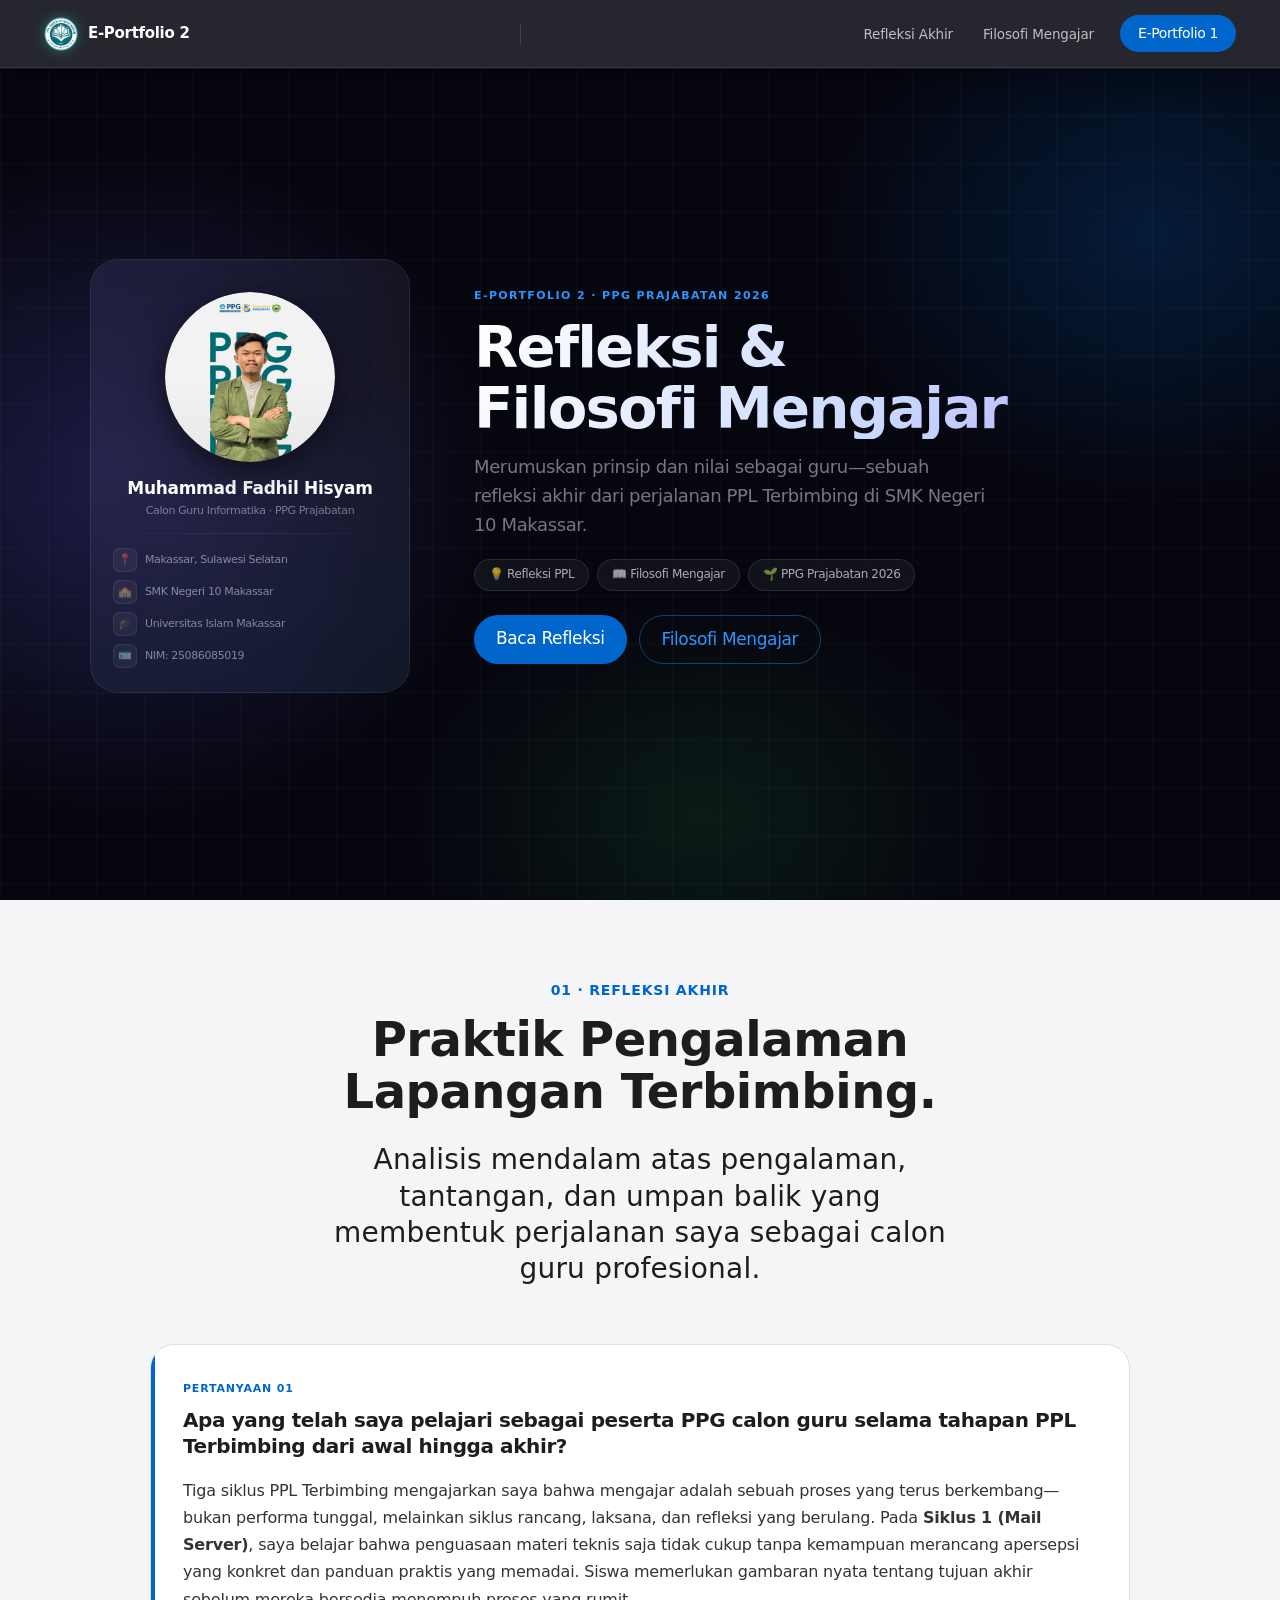
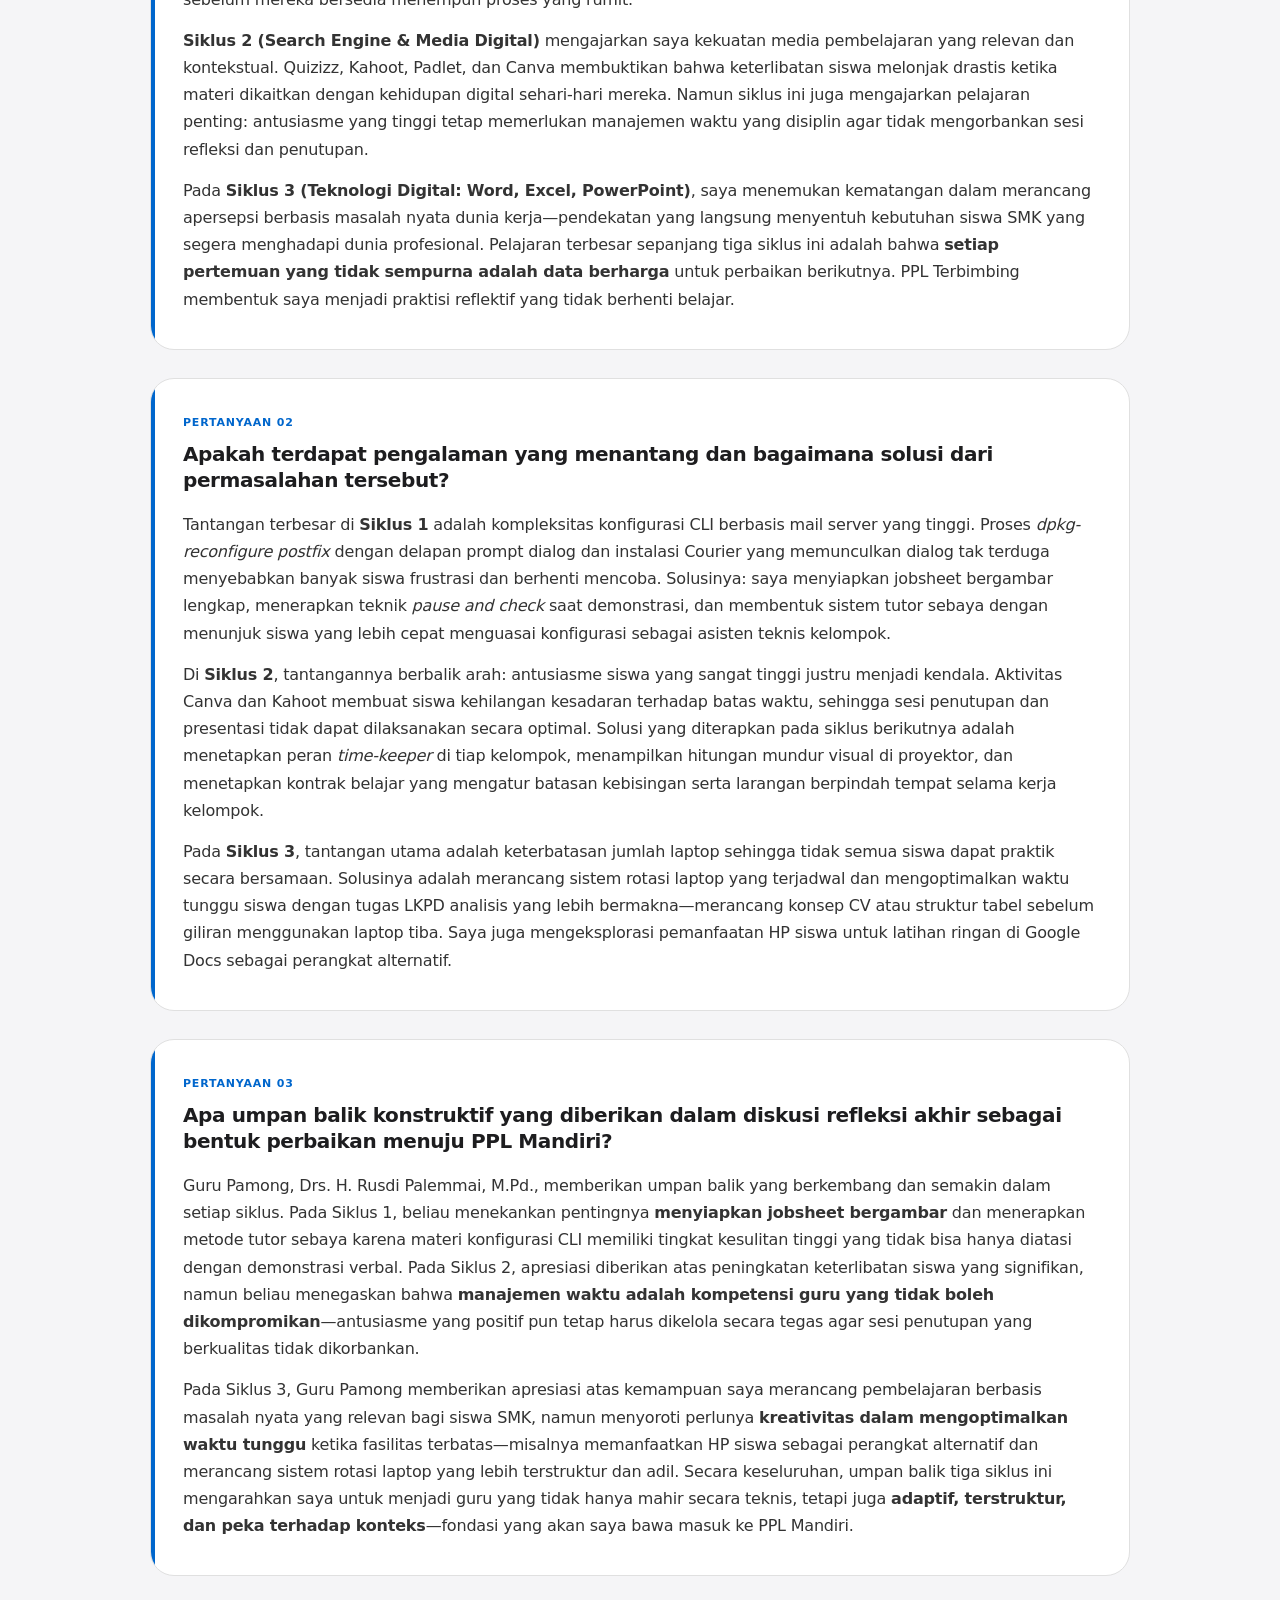
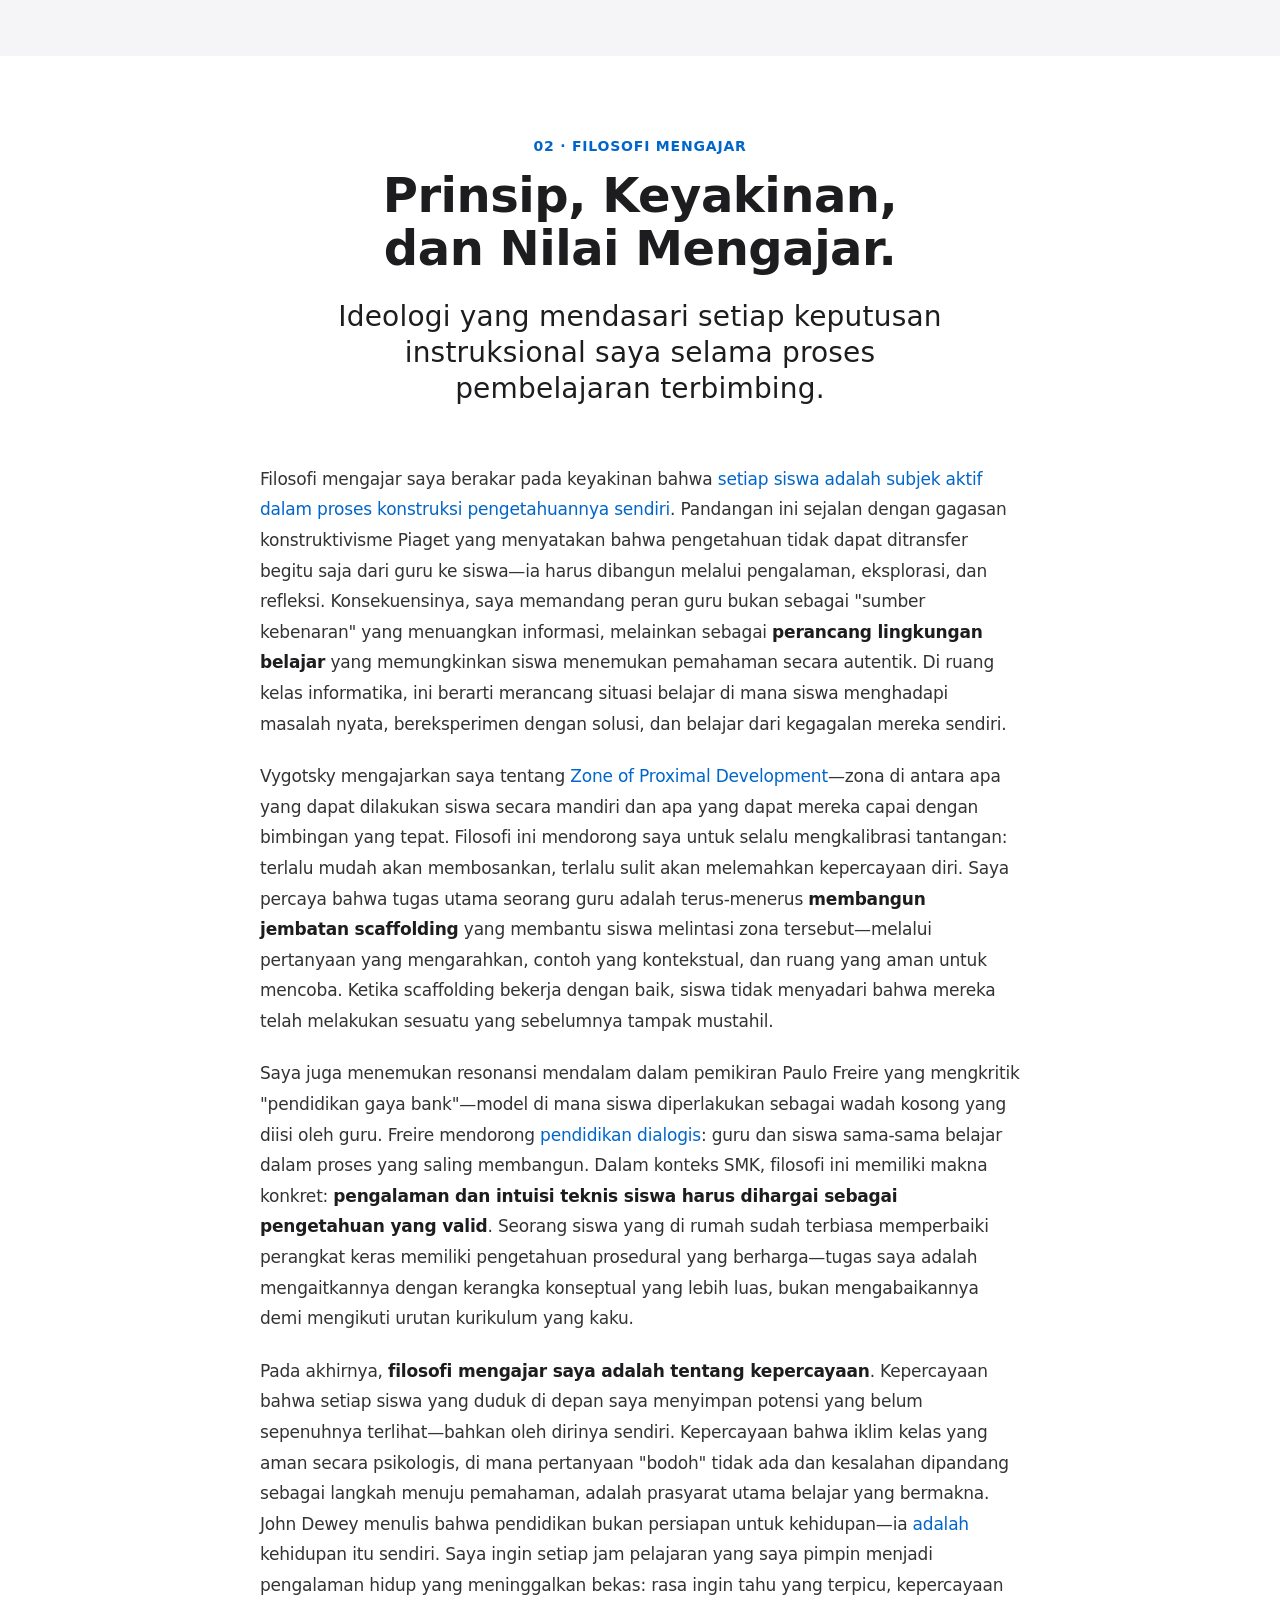
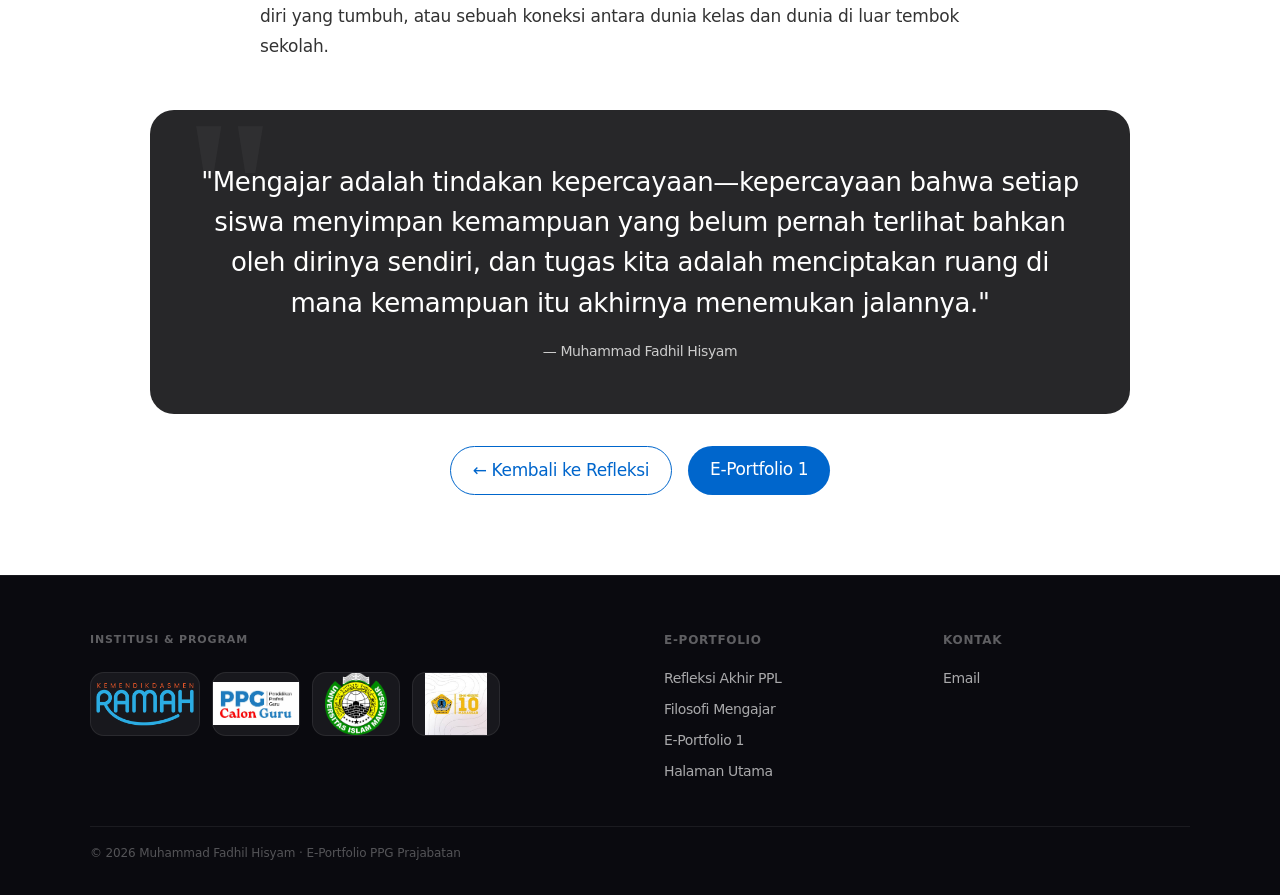
<file: eporto2/index.html>
<!DOCTYPE html>
<html lang="id">
<head>
  <meta charset="UTF-8" />
  <meta name="viewport" content="width=device-width, initial-scale=1.0" />
  <title>E-Portfolio 2 — Muhammad Fadhil Hisyam</title>
  <link rel="icon" type="image/svg+xml" href="../assets/logos/logo-ppl.png">
  <style>
    *, *::before, *::after { box-sizing: border-box; margin: 0; padding: 0; }

    :root {
      --primary: #0066cc;
      --primary-focus: #0071e3;
      --primary-on-dark: #2997ff;
      --ink: #1d1d1f;
      --body-muted: #cccccc;
      --ink-muted-80: #333333;
      --ink-muted-48: #7a7a7a;
      --hairline: #e0e0e0;
      --canvas: #ffffff;
      --canvas-parchment: #f5f5f7;
      --surface-tile-1: #272729;
      --surface-tile-2: #2a2a2c;
      --on-dark: #ffffff;
      --ease-out: cubic-bezier(0.25, 0.46, 0.45, 0.94);
      --ease-spring: cubic-bezier(0.34, 1.56, 0.64, 1);
    }

    html { scroll-behavior: smooth; }

    body {
      font-family: "SF Pro Text", system-ui, -apple-system, BlinkMacSystemFont, sans-serif;
      font-size: 17px;
      font-weight: 400;
      line-height: 1.47;
      letter-spacing: -0.374px;
      color: var(--ink);
      background: var(--canvas);
      -webkit-font-smoothing: antialiased;
      overflow-x: hidden;
    }

    /* ── SCROLL ANIMATION ── */
    .reveal {
      opacity: 0; transform: translateY(32px);
      transition: opacity 0.7s var(--ease-out), transform 0.7s var(--ease-out);
    }
    .reveal.visible { opacity: 1; transform: translateY(0); }
    .reveal-left {
      opacity: 0; transform: translateX(-40px);
      transition: opacity 0.7s var(--ease-out), transform 0.7s var(--ease-out);
    }
    .reveal-left.visible { opacity: 1; transform: translateX(0); }
    .reveal-right {
      opacity: 0; transform: translateX(40px);
      transition: opacity 0.7s var(--ease-out), transform 0.7s var(--ease-out);
    }
    .reveal-right.visible { opacity: 1; transform: translateX(0); }
    .reveal-scale {
      opacity: 0; transform: scale(0.92);
      transition: opacity 0.65s var(--ease-out), transform 0.65s var(--ease-spring);
    }
    .reveal-scale.visible { opacity: 1; transform: scale(1); }

    .d1 { transition-delay: 0.05s; }
    .d2 { transition-delay: 0.12s; }
    .d3 { transition-delay: 0.19s; }
    .d4 { transition-delay: 0.26s; }

    /* ── NAV ── */
    .global-nav {
      position: fixed; top: 0; left: 0; right: 0; z-index: 1000;
      background: rgba(8,8,18,0.88);
      backdrop-filter: saturate(200%) blur(28px);
      -webkit-backdrop-filter: saturate(200%) blur(28px);
      height: 68px;
      display: flex; align-items: center; justify-content: space-between;
      padding: 0 44px;
      transition: background 0.35s, box-shadow 0.35s;
      border-bottom: 1px solid rgba(255,255,255,0.07);
      box-shadow: 0 1px 0 rgba(255,255,255,0.04), 0 8px 32px rgba(0,0,0,0.35);
    }
    .global-nav.solid {
      background: rgba(8,8,18,0.97);
      box-shadow: 0 1px 0 rgba(255,255,255,0.06), 0 12px 40px rgba(0,0,0,0.5);
    }
    .global-nav__brand {
      color: var(--on-dark); font-size: 15px; font-weight: 700;
      letter-spacing: -0.3px; text-decoration: none; flex-shrink: 0;
      display: flex; align-items: center; gap: 10px;
    }
    .global-nav__brand-badge {
      width: 34px; height: 34px; border-radius: 50%; flex-shrink: 0; display: block;
      filter: drop-shadow(0 0 6px rgba(42,157,143,0.55));
    }
    .global-nav__divider { width: 1px; height: 20px; background: rgba(255,255,255,0.12); margin: 0 4px; }
    .global-nav__links { display: flex; gap: 6px; list-style: none; align-items: center; }
    .global-nav__links li a:not(.btn-pill) {
      color: rgba(255,255,255,0.7); font-size: 13.5px; letter-spacing: -0.15px;
      text-decoration: none; padding: 6px 12px; border-radius: 8px;
      transition: color 0.2s, background 0.2s;
    }
    .global-nav__links li a:not(.btn-pill):hover { color: #fff; background: rgba(255,255,255,0.08); }
    .global-nav__links .btn-pill { margin-left: 8px; }

    /* ── HAMBURGER BUTTON ── */
    .nav-hamburger {
      display: none;
      background: none;
      border: none;
      cursor: pointer;
      padding: 6px;
      flex-direction: column;
      justify-content: space-between;
      width: 36px;
      height: 28px;
      z-index: 1010;
      flex-shrink: 0;
    }
    .nav-hamburger span {
      display: block;
      height: 2px;
      width: 100%;
      background: rgba(255,255,255,0.85);
      border-radius: 2px;
      transition: transform 0.32s var(--ease-spring), opacity 0.2s;
      transform-origin: center;
    }
    .nav-hamburger.open span:nth-child(1) { transform: translateY(9px) rotate(45deg); }
    .nav-hamburger.open span:nth-child(2) { opacity: 0; transform: scaleX(0); }
    .nav-hamburger.open span:nth-child(3) { transform: translateY(-9px) rotate(-45deg); }

    @media (max-width: 768px) {
      .global-nav { padding: 0 20px; }
      .global-nav__divider { display: none; }
      .nav-hamburger { display: flex; }

      .global-nav__links {
        position: fixed;
        top: 68px; left: 0; right: 0;
        background: rgba(8,8,18,0.97);
        backdrop-filter: saturate(180%) blur(28px);
        -webkit-backdrop-filter: saturate(180%) blur(28px);
        flex-direction: column;
        padding: 16px 20px 24px;
        gap: 4px;
        border-bottom: 1px solid rgba(255,255,255,0.09);
        box-shadow: 0 16px 40px rgba(0,0,0,0.5);
        transform: translateY(-8px);
        opacity: 0;
        pointer-events: none;
        transition: transform 0.3s var(--ease-out), opacity 0.3s;
        z-index: 999;
      }
      .global-nav__links.open {
        transform: translateY(0);
        opacity: 1;
        pointer-events: auto;
      }
      .global-nav__links li { width: 100%; }
      .global-nav__links li a:not(.btn-pill) {
        display: block;
        font-size: 16px;
        padding: 12px 16px;
        border-radius: 12px;
        letter-spacing: -0.2px;
      }
      .global-nav__links .btn-pill {
        margin-left: 0;
        margin-top: 8px;
        display: block;
        text-align: center;
        font-size: 15px;
        padding: 13px 22px;
      }
    }

    /* ── MOBILE EXTRAS ── */
    @media (max-width: 640px) {
      .blockquote { padding: 36px 24px; }
      .refleksi-card { padding: 28px 20px; }
      .hero { padding: 36px 16px 72px; }
      .footer-logo-grid { flex-wrap: wrap; justify-content: center; }
      .footer-logo-item__img-wrap { width: 72px !important; height: 52px !important; }
    }

    /* ── BUTTONS ── */
    .btn-pill {
      display: inline-block; background: var(--primary); color: #fff;
      font-size: 17px; font-weight: 400; letter-spacing: -0.374px;
      padding: 11px 22px; border-radius: 9999px; text-decoration: none;
      border: none; cursor: pointer;
      transition: background 0.2s, transform 0.15s var(--ease-spring), box-shadow 0.2s;
    }
    .btn-pill:hover { background: var(--primary-focus); box-shadow: 0 4px 16px rgba(0,102,204,0.35); }
    .btn-pill:active { transform: scale(0.95); }
    .btn-pill--ghost {
      background: transparent; color: var(--primary); border: 1px solid var(--primary);
    }
    .btn-pill--ghost:hover { background: rgba(0,102,204,0.06); box-shadow: none; }
    .btn-pill--sm { font-size: 14px; padding: 8px 18px; }

    /* ── TILES ── */
    .tile { width: 100%; padding: 80px 22px; text-align: center; }
    .tile--light  { background: var(--canvas); }
    .tile--parch  { background: var(--canvas-parchment); }
    .tile--dark   { background: var(--surface-tile-1); color: var(--on-dark); }
    .tile--dark-2 { background: var(--surface-tile-2); color: var(--on-dark); }
    .tile__inner  { max-width: 980px; margin: 0 auto; }
    .tile__inner--wide { max-width: 1200px; margin: 0 auto; }
    @media (max-width: 640px) { .tile { padding: 56px 20px; } }

    /* ── TYPOGRAPHY ── */
    .hero-display {
      font-family: "SF Pro Display", system-ui, -apple-system, sans-serif;
      font-size: clamp(38px, 6vw, 72px); font-weight: 600;
      line-height: 1.07; letter-spacing: -0.03em;
    }
    .display-lg {
      font-family: "SF Pro Display", system-ui, -apple-system, sans-serif;
      font-size: clamp(28px, 4vw, 48px); font-weight: 600;
      line-height: 1.1; letter-spacing: -0.01em;
    }
    .display-md {
      font-family: "SF Pro Text", system-ui, -apple-system, sans-serif;
      font-size: clamp(22px, 3vw, 34px); font-weight: 600;
      line-height: 1.35; letter-spacing: -0.374px;
    }
    .lead {
      font-family: "SF Pro Display", system-ui, -apple-system, sans-serif;
      font-size: clamp(20px, 2.5vw, 28px); font-weight: 400;
      line-height: 1.3; letter-spacing: 0.196px;
    }
    .tagline {
      font-family: "SF Pro Display", system-ui, -apple-system, sans-serif;
      font-size: 21px; font-weight: 600; line-height: 1.19; letter-spacing: 0.231px;
    }
    .caption { font-size: 14px; line-height: 1.43; letter-spacing: -0.224px; }
    .eyebrow {
      font-size: 14px; font-weight: 600; letter-spacing: 0.8px;
      text-transform: uppercase; color: var(--primary); margin-bottom: 12px;
    }
    .eyebrow--dark { color: var(--primary-on-dark); }

    .mt-xs  { margin-top: 8px; }
    .mt-sm  { margin-top: 12px; }
    .mt-md  { margin-top: 17px; }
    .mt-lg  { margin-top: 24px; }
    .mt-xl  { margin-top: 32px; }
    .mt-xxl { margin-top: 48px; }

    .cta-row { display: flex; gap: 16px; justify-content: center; flex-wrap: wrap; margin-top: 32px; }

    /* ── HERO ── */
    .hero {
      margin-top: 68px;
      min-height: calc(100vh - 68px);
      background: #06060f;
      color: var(--on-dark);
      display: flex; align-items: center; justify-content: center;
      padding: 64px 48px 80px;
      position: relative; overflow: hidden;
    }
    .hero__mesh {
      position: absolute; inset: 0; z-index: 1; pointer-events: none;
      background:
        radial-gradient(ellipse 50% 70% at 10% 50%, rgba(88,86,214,0.28) 0%, transparent 58%),
        radial-gradient(ellipse 45% 55% at 90% 20%, rgba(0,102,204,0.22) 0%, transparent 58%),
        radial-gradient(ellipse 40% 45% at 55% 90%, rgba(48,209,88,0.10) 0%, transparent 58%);
      animation: mesh-breathe 9s ease-in-out infinite;
    }
    @keyframes mesh-breathe { 0%,100% { opacity: 1; } 50% { opacity: 0.65; } }
    .hero::before {
      content: '';
      position: absolute; inset: 0;
      background-image:
        linear-gradient(rgba(255,255,255,0.022) 1px, transparent 1px),
        linear-gradient(90deg, rgba(255,255,255,0.022) 1px, transparent 1px);
      background-size: 48px 48px;
      z-index: 2; pointer-events: none;
    }
    .hero__inner {
      position: relative; z-index: 10;
      max-width: 1100px; width: 100%;
      display: flex; align-items: center; gap: 64px;
    }

    /* Identity card */
    .id-card {
      flex-shrink: 0; width: 320px;
      background: rgba(255,255,255,0.042);
      border: 1px solid rgba(255,255,255,0.09);
      backdrop-filter: blur(28px); -webkit-backdrop-filter: blur(28px);
      border-radius: 28px; padding: 32px 22px 24px;
      text-align: center; position: relative; overflow: hidden;
    }
    .id-card::before {
      content: ''; position: absolute; inset: 0; border-radius: inherit; pointer-events: none;
      background: linear-gradient(155deg, rgba(88,86,214,0.09) 0%, transparent 45%, rgba(0,102,204,0.07) 100%);
    }
    .id-card__avatar {
      width: 170px; height: 170px; border-radius: 50%;
      background: linear-gradient(145deg, #1e1e2e, #0c0c18);
      display: flex; align-items: center; justify-content: center;
      font-size: 28px; font-weight: 300; color: rgba(255,255,255,0.5);
      margin: 0 auto 16px; position: relative;
      box-shadow: 0 8px 32px rgba(0,0,0,0.55), inset 0 1px 0 rgba(255,255,255,0.06);
      overflow: hidden;
    }
    .id-card__avatar img {
      width: 100%; height: 100%; object-fit: cover; border-radius: 50%; display: block;
    }
    .id-card__avatar::before {
      content: ''; position: absolute; inset: -3px; border-radius: 50%;
      background: conic-gradient(from 0deg, #0066cc 0%, #5e5ce6 25%, #30d158 50%, #ff9f0a 75%, #0066cc 100%);
      z-index: -1; animation: spin-ring 5s linear infinite;
    }
    @keyframes spin-ring { to { transform: rotate(360deg); } }
    .id-card__name {
      font-size: 17px; font-weight: 700; color: #fff;
      letter-spacing: -0.3px; line-height: 1.2;
    }
    .id-card__role { font-size: 11px; color: rgba(255,255,255,0.42); margin-top: 4px; }
    .id-card__rule {
      height: 1px;
      background: linear-gradient(90deg, transparent, rgba(255,255,255,0.09), transparent);
      margin: 14px 0;
    }
    .id-card__meta { display: flex; flex-direction: column; gap: 8px; }
    .id-card__meta-item {
      display: flex; align-items: center; gap: 8px;
      font-size: 11px; color: rgba(255,255,255,0.48); text-align: left;
    }
    .id-card__meta-icon {
      width: 24px; height: 24px; border-radius: 7px; flex-shrink: 0;
      background: rgba(255,255,255,0.05); border: 1px solid rgba(255,255,255,0.07);
      display: flex; align-items: center; justify-content: center; font-size: 11px;
    }

    /* Hero text */
    .hero__text { flex: 1; min-width: 0; }
    .hero__eyebrow {
      font-size: 11px; font-weight: 700; letter-spacing: 1.4px; text-transform: uppercase;
      color: var(--primary-on-dark); margin-bottom: 14px;
    }
    .hero__title {
      font-family: "SF Pro Display", system-ui, -apple-system, sans-serif;
      font-size: clamp(32px, 4.5vw, 58px); font-weight: 700;
      line-height: 1.05; letter-spacing: -0.03em;
      background: linear-gradient(118deg, #ffffff 0%, #c8d8ff 25%, #a78bfa 50%, #ffffff 75%);
      background-size: 250% 100%;
      -webkit-background-clip: text; -webkit-text-fill-color: transparent; background-clip: text;
      animation: shimmer-name 6s linear infinite;
    }
    @keyframes shimmer-name { 0% { background-position: 100% 0; } 100% { background-position: -100% 0; } }
    .hero__desc {
      font-size: clamp(15px, 1.6vw, 18px); font-weight: 300;
      color: rgba(255,255,255,0.45); line-height: 1.6; margin-top: 14px;
      max-width: 520px;
    }
    .hero__tags { display: flex; gap: 8px; flex-wrap: wrap; margin-top: 20px; }
    .hero__tag {
      display: inline-flex; align-items: center; gap: 6px;
      background: rgba(255,255,255,0.052); border: 1px solid rgba(255,255,255,0.1);
      backdrop-filter: blur(10px); border-radius: 9999px; padding: 6px 14px;
      font-size: 12px; font-weight: 500; color: rgba(255,255,255,0.65);
    }
    .hero__cta { display: flex; gap: 12px; flex-wrap: wrap; margin-top: 24px; }

    @media (max-width: 860px) {
      .hero__inner { flex-direction: column; gap: 32px; text-align: center; }
      .id-card { width: 100%; max-width: 280px; }
      .id-card__meta-item { justify-content: center; }
      .hero__tags, .hero__cta { justify-content: center; }
      .hero__desc { margin-left: auto; margin-right: auto; }
    }
    @media (max-width: 640px) { .hero { padding: 48px 20px 72px; } }

    /* ── SECTION DIVIDER ── */
    .hairline { border: none; border-top: 1px solid var(--hairline); margin: 40px 0; }
    .hairline--dark { border-color: rgba(255,255,255,0.08); }

    /* ── REFLEKSI CARDS ── */
    .refleksi-grid {
      display: grid; grid-template-columns: 1fr;
      gap: 28px; margin-top: 56px; text-align: left;
    }
    .refleksi-card {
      background: var(--canvas);
      border: 1px solid var(--hairline);
      border-radius: 24px; padding: 36px 32px;
      transition: box-shadow 0.3s, border-color 0.3s;
      position: relative; overflow: hidden;
    }
    .refleksi-card::before {
      content: '';
      position: absolute; left: 0; top: 0; bottom: 0; width: 4px;
      background: var(--primary); border-radius: 0 4px 4px 0;
      transform: scaleY(0); transform-origin: top;
      transition: transform 0.4s var(--ease-out);
    }
    .refleksi-card.visible::before { transform: scaleY(1); }
    .refleksi-card:hover { box-shadow: 0 12px 40px rgba(0,0,0,0.08); border-color: rgba(0,102,204,0.15); }
    .refleksi-card__num {
      font-size: 11px; font-weight: 700; letter-spacing: 0.8px;
      text-transform: uppercase; color: var(--primary); margin-bottom: 10px;
    }
    .refleksi-card__question {
      font-family: "SF Pro Display", system-ui, -apple-system, sans-serif;
      font-size: 20px; font-weight: 600; line-height: 1.3;
      letter-spacing: -0.02em; color: var(--ink); margin-bottom: 18px;
    }
    .refleksi-card__body {
      font-size: 16px; color: var(--ink-muted-80);
      line-height: 1.7; letter-spacing: -0.2px;
    }
    .refleksi-card__body p + p { margin-top: 14px; }

    /* ── FILOSOFI ── */
    .filosofi-wrap {
      max-width: 760px; margin: 0 auto;
      text-align: left; margin-top: 56px;
    }
    .filosofi-wrap p {
      font-size: 17px; color: var(--ink-muted-80);
      line-height: 1.8; letter-spacing: -0.2px;
    }
    .filosofi-wrap p + p { margin-top: 22px; }
    .filosofi-wrap strong { color: var(--ink); font-weight: 600; }
    .filosofi-wrap em { color: var(--primary); font-style: normal; font-weight: 500; }

    .blockquote {
      margin-top: 48px;
      background: var(--surface-tile-1);
      border-radius: 24px; padding: 52px 44px;
      text-align: center; position: relative; overflow: hidden;
    }
    .blockquote::before {
      content: '"'; position: absolute; top: -20px; left: 24px;
      font-size: 200px; font-family: Georgia, serif; font-weight: 700;
      color: rgba(255,255,255,0.04); line-height: 1; pointer-events: none;
    }
    .blockquote__text {
      font-family: "SF Pro Display", system-ui, sans-serif;
      font-size: clamp(18px, 2.6vw, 26px); font-weight: 300;
      line-height: 1.55; color: var(--on-dark); position: relative; z-index: 1;
    }
    .blockquote__author { margin-top: 18px; font-size: 14px; color: var(--body-muted); }

    /* ── FOOTER ── */
    footer {
      background: #0a0a0f; padding: 56px 28px 36px;
      border-top: 1px solid rgba(255,255,255,0.06);
    }
    .footer-inner {
      max-width: 1100px; margin: 0 auto;
      display: grid; grid-template-columns: 1fr 1fr;
      gap: 48px; align-items: start;
    }
    @media (max-width: 768px) { .footer-inner { grid-template-columns: 1fr; gap: 40px; } }
    .footer-logos { display: flex; flex-direction: column; gap: 20px; }
    .footer-logos__eyebrow {
      font-size: 11px; font-weight: 600; letter-spacing: 0.08em;
      text-transform: uppercase; color: rgba(255,255,255,0.35); margin-bottom: 4px;
    }
    .footer-logo-grid { display: flex; flex-direction: row; align-items: center; gap: 12px; flex-wrap: nowrap; }
    .footer-logo-item { display: flex; align-items: center; justify-content: center; transition: opacity 0.2s, transform 0.2s; }
    .footer-logo-item:hover { opacity: 0.85; transform: translateY(-2px); }
    .footer-logo-item__img-wrap {
      display: flex; align-items: center; justify-content: center;
      background: rgba(255,255,255,0.06);
      border: 1px solid rgba(255,255,255,0.08);
      border-radius: 14px;
      width: 88px; height: 64px;
    }
    .footer-logo-item__img-wrap img {
      width: 100%; height: 100%;
      object-fit: contain; display: block;
    }
    .footer-logo-item--wide .footer-logo-item__img-wrap { width: 110px; }
    .footer-right { display: grid; grid-template-columns: 1fr 1fr; gap: 32px; }
    @media (max-width: 480px) { .footer-right { grid-template-columns: 1fr; } }
    .footer-col__title {
      font-size: 12px; font-weight: 600; letter-spacing: 0.06em;
      text-transform: uppercase; color: rgba(255,255,255,0.35); margin-bottom: 14px;
    }
    .footer-col__links { list-style: none; display: flex; flex-direction: column; gap: 0; }
    .footer-col__links a { font-size: 14px; line-height: 2.2; color: rgba(255,255,255,0.65); text-decoration: none; transition: color 0.2s; }
    .footer-col__links a:hover { color: #fff; }
    .footer-legal {
      max-width: 1100px; margin: 40px auto 0; padding-top: 20px;
      border-top: 1px solid rgba(255,255,255,0.07);
      display: flex; justify-content: space-between; flex-wrap: wrap; gap: 8px;
    }
    .fine-print { font-size: 12px; line-height: 1.0; letter-spacing: -0.12px; color: rgba(255,255,255,0.3); }

    /* ── BACK TO TOP ── */
    .back-top {
      position: fixed; bottom: 32px; right: 24px;
      width: 44px; height: 44px; border-radius: 50%;
      background: rgba(29,29,31,0.8); backdrop-filter: blur(10px);
      color: #fff; display: flex; align-items: center; justify-content: center;
      font-size: 18px; text-decoration: none; z-index: 800;
      opacity: 0; transform: translateY(16px);
      transition: opacity 0.3s, transform 0.3s var(--ease-spring);
      border: 1px solid rgba(255,255,255,0.12);
    }
    .back-top.show { opacity: 1; transform: translateY(0); }
    .back-top:hover { background: rgba(29,29,31,1); transform: translateY(-3px); }

    /* ── READ PROGRESS ── */
    .read-progress { position: fixed; top: 68px; left: 0; right: 0; height: 2px; background: transparent; z-index: 999; }
    .read-progress__fill { height: 100%; background: var(--primary); width: 0%; transition: width 0.1s linear; }
  </style>
</head>
<body>

  <div class="read-progress"><div class="read-progress__fill" id="progressFill"></div></div>
  <a href="#" class="back-top" id="backTop">↑</a>

  <!-- ── NAV ── -->
  <nav class="global-nav" id="globalNav">
    <a class="global-nav__brand" href="#">
      <img class="global-nav__brand-badge" src="../assets/logos/logo-ppl.png" alt="Badge PPL SMKN 10 Makassar">
      E-Portfolio 2
    </a>
    <span class="global-nav__divider" aria-hidden="true"></span>
    <ul class="global-nav__links" id="navLinks">
      <li><a href="#refleksi">Refleksi Akhir</a></li>
      <li><a href="#filosofi">Filosofi Mengajar</a></li>
      <li><a class="btn-pill btn-pill--sm" href="../eporto1/">E-Portfolio 1</a></li>
    </ul>
    <button class="nav-hamburger" id="navHamburger" aria-label="Menu" aria-expanded="false">
      <span></span><span></span><span></span>
    </button>
  </nav>

  <!-- ════════════════════════════════════
       HERO
  ═════════════════════════════════════ -->
  <section class="hero">
    <div class="hero__mesh"></div>
    <div class="hero__inner">

      <!-- Identity card -->
      <div class="id-card"
           style="opacity:0;transform:translateX(-32px) scale(0.96);transition:opacity 0.9s 0.1s var(--ease-out),transform 0.9s 0.1s var(--ease-spring);"
           id="heroCard">
        <div class="id-card__avatar">
          <img src="../assets/photos/profile.jpg" alt="Foto Muhammad Fadhil Hisyam">
        </div>
        <div class="id-card__name">Muhammad Fadhil Hisyam</div>
        <div class="id-card__role">Calon Guru Informatika · PPG Prajabatan</div>
        <div class="id-card__rule"></div>
        <div class="id-card__meta">
          <div class="id-card__meta-item">
            <span class="id-card__meta-icon">📍</span>
            Makassar, Sulawesi Selatan
          </div>
          <div class="id-card__meta-item">
            <span class="id-card__meta-icon">🏫</span>
            SMK Negeri 10 Makassar
          </div>
          <div class="id-card__meta-item">
            <span class="id-card__meta-icon">🎓</span>
            Universitas Islam Makassar
          </div>
          <div class="id-card__meta-item">
            <span class="id-card__meta-icon">🪪</span>
            NIM: 25086085019
          </div>
        </div>
      </div>

      <!-- Text -->
      <div class="hero__text"
           style="opacity:0;transform:translateY(24px);transition:opacity 0.9s 0.28s var(--ease-out),transform 0.9s 0.28s var(--ease-out);"
           id="heroText">
        <p class="hero__eyebrow">E-Portfolio 2 · PPG Prajabatan 2026</p>
        <h1 class="hero__title">Refleksi &amp;<br>Filosofi Mengajar</h1>
        <p class="hero__desc">
          Merumuskan prinsip dan nilai sebagai guru—sebuah refleksi akhir dari perjalanan PPL Terbimbing di SMK Negeri 10 Makassar.
        </p>
        <div class="hero__tags">
          <span class="hero__tag">💡 Refleksi PPL</span>
          <span class="hero__tag">📖 Filosofi Mengajar</span>
          <span class="hero__tag">🌱 PPG Prajabatan 2026</span>
        </div>
        <div class="hero__cta">
          <a href="#refleksi" class="btn-pill">Baca Refleksi</a>
          <a href="#filosofi" class="btn-pill btn-pill--ghost"
             style="color:var(--primary-on-dark);border-color:rgba(41,151,255,0.4);">
            Filosofi Mengajar
          </a>
        </div>
      </div>

    </div>
  </section>

  <!-- ════════════════════════════════════
       01 · REFLEKSI AKHIR PPL
  ═════════════════════════════════════ -->
  <section class="tile tile--parch" id="refleksi">
    <div class="tile__inner">
      <p class="eyebrow reveal">01 · Refleksi Akhir</p>
      <h2 class="display-lg reveal d1">Praktik Pengalaman<br>Lapangan Terbimbing.</h2>
      <p class="lead mt-lg reveal d2" style="max-width:640px;margin-left:auto;margin-right:auto;">
        Analisis mendalam atas pengalaman, tantangan, dan umpan balik yang membentuk perjalanan saya sebagai calon guru profesional.
      </p>

      <div class="refleksi-grid">

        <!-- Pertanyaan 1 -->
        <div class="refleksi-card reveal d1">
          <div class="refleksi-card__num">Pertanyaan 01</div>
          <div class="refleksi-card__question">
            Apa yang telah saya pelajari sebagai peserta PPG calon guru selama tahapan PPL Terbimbing dari awal hingga akhir?
          </div>
          <div class="refleksi-card__body">
            <p>
              Tiga siklus PPL Terbimbing mengajarkan saya bahwa mengajar adalah sebuah proses yang terus berkembang—bukan performa tunggal, melainkan siklus rancang, laksana, dan refleksi yang berulang. Pada <strong>Siklus 1 (Mail Server)</strong>, saya belajar bahwa penguasaan materi teknis saja tidak cukup tanpa kemampuan merancang apersepsi yang konkret dan panduan praktis yang memadai. Siswa memerlukan gambaran nyata tentang tujuan akhir sebelum mereka bersedia menempuh proses yang rumit.
            </p>
            <p>
              <strong>Siklus 2 (Search Engine &amp; Media Digital)</strong> mengajarkan saya kekuatan media pembelajaran yang relevan dan kontekstual. Quizizz, Kahoot, Padlet, dan Canva membuktikan bahwa keterlibatan siswa melonjak drastis ketika materi dikaitkan dengan kehidupan digital sehari-hari mereka. Namun siklus ini juga mengajarkan pelajaran penting: antusiasme yang tinggi tetap memerlukan manajemen waktu yang disiplin agar tidak mengorbankan sesi refleksi dan penutupan.
            </p>
            <p>
              Pada <strong>Siklus 3 (Teknologi Digital: Word, Excel, PowerPoint)</strong>, saya menemukan kematangan dalam merancang apersepsi berbasis masalah nyata dunia kerja—pendekatan yang langsung menyentuh kebutuhan siswa SMK yang segera menghadapi dunia profesional. Pelajaran terbesar sepanjang tiga siklus ini adalah bahwa <strong>setiap pertemuan yang tidak sempurna adalah data berharga</strong> untuk perbaikan berikutnya. PPL Terbimbing membentuk saya menjadi praktisi reflektif yang tidak berhenti belajar.
            </p>
          </div>
        </div>

        <!-- Pertanyaan 2 -->
        <div class="refleksi-card reveal d2">
          <div class="refleksi-card__num">Pertanyaan 02</div>
          <div class="refleksi-card__question">
            Apakah terdapat pengalaman yang menantang dan bagaimana solusi dari permasalahan tersebut?
          </div>
          <div class="refleksi-card__body">
            <p>
              Tantangan terbesar di <strong>Siklus 1</strong> adalah kompleksitas konfigurasi CLI berbasis mail server yang tinggi. Proses <em>dpkg-reconfigure postfix</em> dengan delapan prompt dialog dan instalasi Courier yang memunculkan dialog tak terduga menyebabkan banyak siswa frustrasi dan berhenti mencoba. Solusinya: saya menyiapkan jobsheet bergambar lengkap, menerapkan teknik <em>pause and check</em> saat demonstrasi, dan membentuk sistem tutor sebaya dengan menunjuk siswa yang lebih cepat menguasai konfigurasi sebagai asisten teknis kelompok.
            </p>
            <p>
              Di <strong>Siklus 2</strong>, tantangannya berbalik arah: antusiasme siswa yang sangat tinggi justru menjadi kendala. Aktivitas Canva dan Kahoot membuat siswa kehilangan kesadaran terhadap batas waktu, sehingga sesi penutupan dan presentasi tidak dapat dilaksanakan secara optimal. Solusi yang diterapkan pada siklus berikutnya adalah menetapkan peran <em>time-keeper</em> di tiap kelompok, menampilkan hitungan mundur visual di proyektor, dan menetapkan kontrak belajar yang mengatur batasan kebisingan serta larangan berpindah tempat selama kerja kelompok.
            </p>
            <p>
              Pada <strong>Siklus 3</strong>, tantangan utama adalah keterbatasan jumlah laptop sehingga tidak semua siswa dapat praktik secara bersamaan. Solusinya adalah merancang sistem rotasi laptop yang terjadwal dan mengoptimalkan waktu tunggu siswa dengan tugas LKPD analisis yang lebih bermakna—merancang konsep CV atau struktur tabel sebelum giliran menggunakan laptop tiba. Saya juga mengeksplorasi pemanfaatan HP siswa untuk latihan ringan di Google Docs sebagai perangkat alternatif.
            </p>
          </div>
        </div>

        <!-- Pertanyaan 3 -->
        <div class="refleksi-card reveal d3">
          <div class="refleksi-card__num">Pertanyaan 03</div>
          <div class="refleksi-card__question">
            Apa umpan balik konstruktif yang diberikan dalam diskusi refleksi akhir sebagai bentuk perbaikan menuju PPL Mandiri?
          </div>
          <div class="refleksi-card__body">
            <p>
              Guru Pamong, Drs. H. Rusdi Palemmai, M.Pd., memberikan umpan balik yang berkembang dan semakin dalam setiap siklus. Pada Siklus 1, beliau menekankan pentingnya <strong>menyiapkan jobsheet bergambar</strong> dan menerapkan metode tutor sebaya karena materi konfigurasi CLI memiliki tingkat kesulitan tinggi yang tidak bisa hanya diatasi dengan demonstrasi verbal. Pada Siklus 2, apresiasi diberikan atas peningkatan keterlibatan siswa yang signifikan, namun beliau menegaskan bahwa <strong>manajemen waktu adalah kompetensi guru yang tidak boleh dikompromikan</strong>—antusiasme yang positif pun tetap harus dikelola secara tegas agar sesi penutupan yang berkualitas tidak dikorbankan.
            </p>
            <p>
              Pada Siklus 3, Guru Pamong memberikan apresiasi atas kemampuan saya merancang pembelajaran berbasis masalah nyata yang relevan bagi siswa SMK, namun menyoroti perlunya <strong>kreativitas dalam mengoptimalkan waktu tunggu</strong> ketika fasilitas terbatas—misalnya memanfaatkan HP siswa sebagai perangkat alternatif dan merancang sistem rotasi laptop yang lebih terstruktur dan adil. Secara keseluruhan, umpan balik tiga siklus ini mengarahkan saya untuk menjadi guru yang tidak hanya mahir secara teknis, tetapi juga <strong>adaptif, terstruktur, dan peka terhadap konteks</strong>—fondasi yang akan saya bawa masuk ke PPL Mandiri.
            </p>
          </div>
        </div>

      </div>
    </div>
  </section>

  <!-- ════════════════════════════════════
       02 · FILOSOFI MENGAJAR
  ═════════════════════════════════════ -->
  <section class="tile tile--light" id="filosofi">
    <div class="tile__inner">
      <p class="eyebrow reveal">02 · Filosofi Mengajar</p>
      <h2 class="display-lg reveal d1">Prinsip, Keyakinan,<br>dan Nilai Mengajar.</h2>
      <p class="lead mt-lg reveal d2" style="max-width:640px;margin-left:auto;margin-right:auto;">
        Ideologi yang mendasari setiap keputusan instruksional saya selama proses pembelajaran terbimbing.
      </p>

      <div class="filosofi-wrap reveal d2">
        <p>
          Filosofi mengajar saya berakar pada keyakinan bahwa <em>setiap siswa adalah subjek aktif dalam proses konstruksi pengetahuannya sendiri</em>. Pandangan ini sejalan dengan gagasan konstruktivisme Piaget yang menyatakan bahwa pengetahuan tidak dapat ditransfer begitu saja dari guru ke siswa—ia harus dibangun melalui pengalaman, eksplorasi, dan refleksi. Konsekuensinya, saya memandang peran guru bukan sebagai "sumber kebenaran" yang menuangkan informasi, melainkan sebagai <strong>perancang lingkungan belajar</strong> yang memungkinkan siswa menemukan pemahaman secara autentik. Di ruang kelas informatika, ini berarti merancang situasi belajar di mana siswa menghadapi masalah nyata, bereksperimen dengan solusi, dan belajar dari kegagalan mereka sendiri.
        </p>
        <p>
          Vygotsky mengajarkan saya tentang <em>Zone of Proximal Development</em>—zona di antara apa yang dapat dilakukan siswa secara mandiri dan apa yang dapat mereka capai dengan bimbingan yang tepat. Filosofi ini mendorong saya untuk selalu mengkalibrasi tantangan: terlalu mudah akan membosankan, terlalu sulit akan melemahkan kepercayaan diri. Saya percaya bahwa tugas utama seorang guru adalah terus-menerus <strong>membangun jembatan scaffolding</strong> yang membantu siswa melintasi zona tersebut—melalui pertanyaan yang mengarahkan, contoh yang kontekstual, dan ruang yang aman untuk mencoba. Ketika scaffolding bekerja dengan baik, siswa tidak menyadari bahwa mereka telah melakukan sesuatu yang sebelumnya tampak mustahil.
        </p>
        <p>
          Saya juga menemukan resonansi mendalam dalam pemikiran Paulo Freire yang mengkritik "pendidikan gaya bank"—model di mana siswa diperlakukan sebagai wadah kosong yang diisi oleh guru. Freire mendorong <em>pendidikan dialogis</em>: guru dan siswa sama-sama belajar dalam proses yang saling membangun. Dalam konteks SMK, filosofi ini memiliki makna konkret: <strong>pengalaman dan intuisi teknis siswa harus dihargai sebagai pengetahuan yang valid</strong>. Seorang siswa yang di rumah sudah terbiasa memperbaiki perangkat keras memiliki pengetahuan prosedural yang berharga—tugas saya adalah mengaitkannya dengan kerangka konseptual yang lebih luas, bukan mengabaikannya demi mengikuti urutan kurikulum yang kaku.
        </p>
        <p>
          Pada akhirnya, <strong>filosofi mengajar saya adalah tentang kepercayaan</strong>. Kepercayaan bahwa setiap siswa yang duduk di depan saya menyimpan potensi yang belum sepenuhnya terlihat—bahkan oleh dirinya sendiri. Kepercayaan bahwa iklim kelas yang aman secara psikologis, di mana pertanyaan "bodoh" tidak ada dan kesalahan dipandang sebagai langkah menuju pemahaman, adalah prasyarat utama belajar yang bermakna. John Dewey menulis bahwa pendidikan bukan persiapan untuk kehidupan—ia <em>adalah</em> kehidupan itu sendiri. Saya ingin setiap jam pelajaran yang saya pimpin menjadi pengalaman hidup yang meninggalkan bekas: rasa ingin tahu yang terpicu, kepercayaan diri yang tumbuh, atau sebuah koneksi antara dunia kelas dan dunia di luar tembok sekolah.
        </p>
      </div>

      <div class="blockquote reveal-scale mt-xxl">
        <p class="blockquote__text">
          "Mengajar adalah tindakan kepercayaan—kepercayaan bahwa setiap siswa menyimpan kemampuan yang belum pernah terlihat bahkan oleh dirinya sendiri, dan tugas kita adalah menciptakan ruang di mana kemampuan itu akhirnya menemukan jalannya."
        </p>
        <p class="blockquote__author">— Muhammad Fadhil Hisyam</p>
      </div>

      <div class="cta-row mt-xxl reveal">
        <a href="#refleksi" class="btn-pill btn-pill--ghost">← Kembali ke Refleksi</a>
        <a href="../eporto1/" class="btn-pill">E-Portfolio 1</a>
      </div>
    </div>
  </section>

  <!-- ════════════════════════════════════
       FOOTER
  ═════════════════════════════════════ -->
  <footer id="kontak">
    <div class="footer-inner">

      <div class="footer-logos">
        <p class="footer-logos__eyebrow">Institusi &amp; Program</p>
        <div class="footer-logo-grid">
          <div class="footer-logo-item footer-logo-item--wide">
            <div class="footer-logo-item__img-wrap">
              <img src="../eporto1/assets/logos/kemendikdasmen.png" alt="Logo Kemendikdasmen" loading="lazy">
            </div>
          </div>
          <div class="footer-logo-item">
            <div class="footer-logo-item__img-wrap">
              <img src="../eporto1/assets/logos/ppg.png" alt="Logo PPG Prajabatan" loading="lazy">
            </div>
          </div>
          <div class="footer-logo-item">
            <div class="footer-logo-item__img-wrap">
              <img src="../eporto1/assets/logos/uim.png" alt="Logo Universitas Islam Makassar" loading="lazy">
            </div>
          </div>
          <div class="footer-logo-item">
            <div class="footer-logo-item__img-wrap">
              <img src="../eporto1/assets/logos/smk10.png" alt="Logo SMK Negeri 10 Makassar" loading="lazy">
            </div>
          </div>
        </div>
      </div>

      <div class="footer-right">
        <div>
          <p class="footer-col__title">E-Portfolio</p>
          <ul class="footer-col__links">
            <li><a href="#refleksi">Refleksi Akhir PPL</a></li>
            <li><a href="#filosofi">Filosofi Mengajar</a></li>
            <li><a href="../eporto1/">E-Portfolio 1</a></li>
            <li><a href="../">Halaman Utama</a></li>
          </ul>
        </div>
        <div>
          <p class="footer-col__title">Kontak</p>
          <ul class="footer-col__links">
            <li><a href="mailto:mfhisyam5@gmail.com">Email</a></li>
          </ul>
        </div>
      </div>

    </div>
    <div class="footer-legal">
      <p class="fine-print">© 2026 Muhammad Fadhil Hisyam · E-Portfolio PPG Prajabatan</p>
    </div>
  </footer>

  <script>
  /* ── HERO ENTRANCE ── */
  window.addEventListener('load', () => {
    const card = document.getElementById('heroCard');
    const text = document.getElementById('heroText');
    if (card) { card.style.opacity = '1'; card.style.transform = 'none'; }
    setTimeout(() => { if (text) { text.style.opacity = '1'; text.style.transform = 'none'; } }, 160);
  });

  /* ── SCROLL REVEAL ── */
  const revealObs = new IntersectionObserver((entries) => {
    entries.forEach(e => {
      if (e.isIntersecting) { e.target.classList.add('visible'); revealObs.unobserve(e.target); }
    });
  }, { threshold: 0.12, rootMargin: '0px 0px -40px 0px' });
  document.querySelectorAll('.reveal, .reveal-left, .reveal-right, .reveal-scale, .refleksi-card')
    .forEach(el => revealObs.observe(el));

  /* ── READ PROGRESS ── */
  const progressFill = document.getElementById('progressFill');
  window.addEventListener('scroll', () => {
    const docH = document.documentElement.scrollHeight - window.innerHeight;
    progressFill.style.width = (window.scrollY / docH * 100) + '%';
  }, { passive: true });

  /* ── BACK TO TOP ── */
  const backTop = document.getElementById('backTop');
  window.addEventListener('scroll', () => {
    backTop.classList.toggle('show', window.scrollY > 400);
  }, { passive: true });
  backTop.addEventListener('click', e => { e.preventDefault(); window.scrollTo({ top: 0, behavior: 'smooth' }); });

  /* ── NAV SOLID ── */
  const nav = document.getElementById('globalNav');
  window.addEventListener('scroll', () => {
    nav.classList.toggle('solid', window.scrollY > 80);
  }, { passive: true });

  /* ── HAMBURGER MENU ── */
  const hamburger = document.getElementById('navHamburger');
  const navLinks  = document.getElementById('navLinks');
  hamburger.addEventListener('click', () => {
    const isOpen = navLinks.classList.toggle('open');
    hamburger.classList.toggle('open', isOpen);
    hamburger.setAttribute('aria-expanded', isOpen);
  });
  navLinks.querySelectorAll('a').forEach(a => {
    a.addEventListener('click', () => {
      navLinks.classList.remove('open');
      hamburger.classList.remove('open');
      hamburger.setAttribute('aria-expanded', false);
    });
  });
  document.addEventListener('click', e => {
    if (!nav.contains(e.target)) {
      navLinks.classList.remove('open');
      hamburger.classList.remove('open');
      hamburger.setAttribute('aria-expanded', false);
    }
  });
  </script>
</body>
</html>
</file>
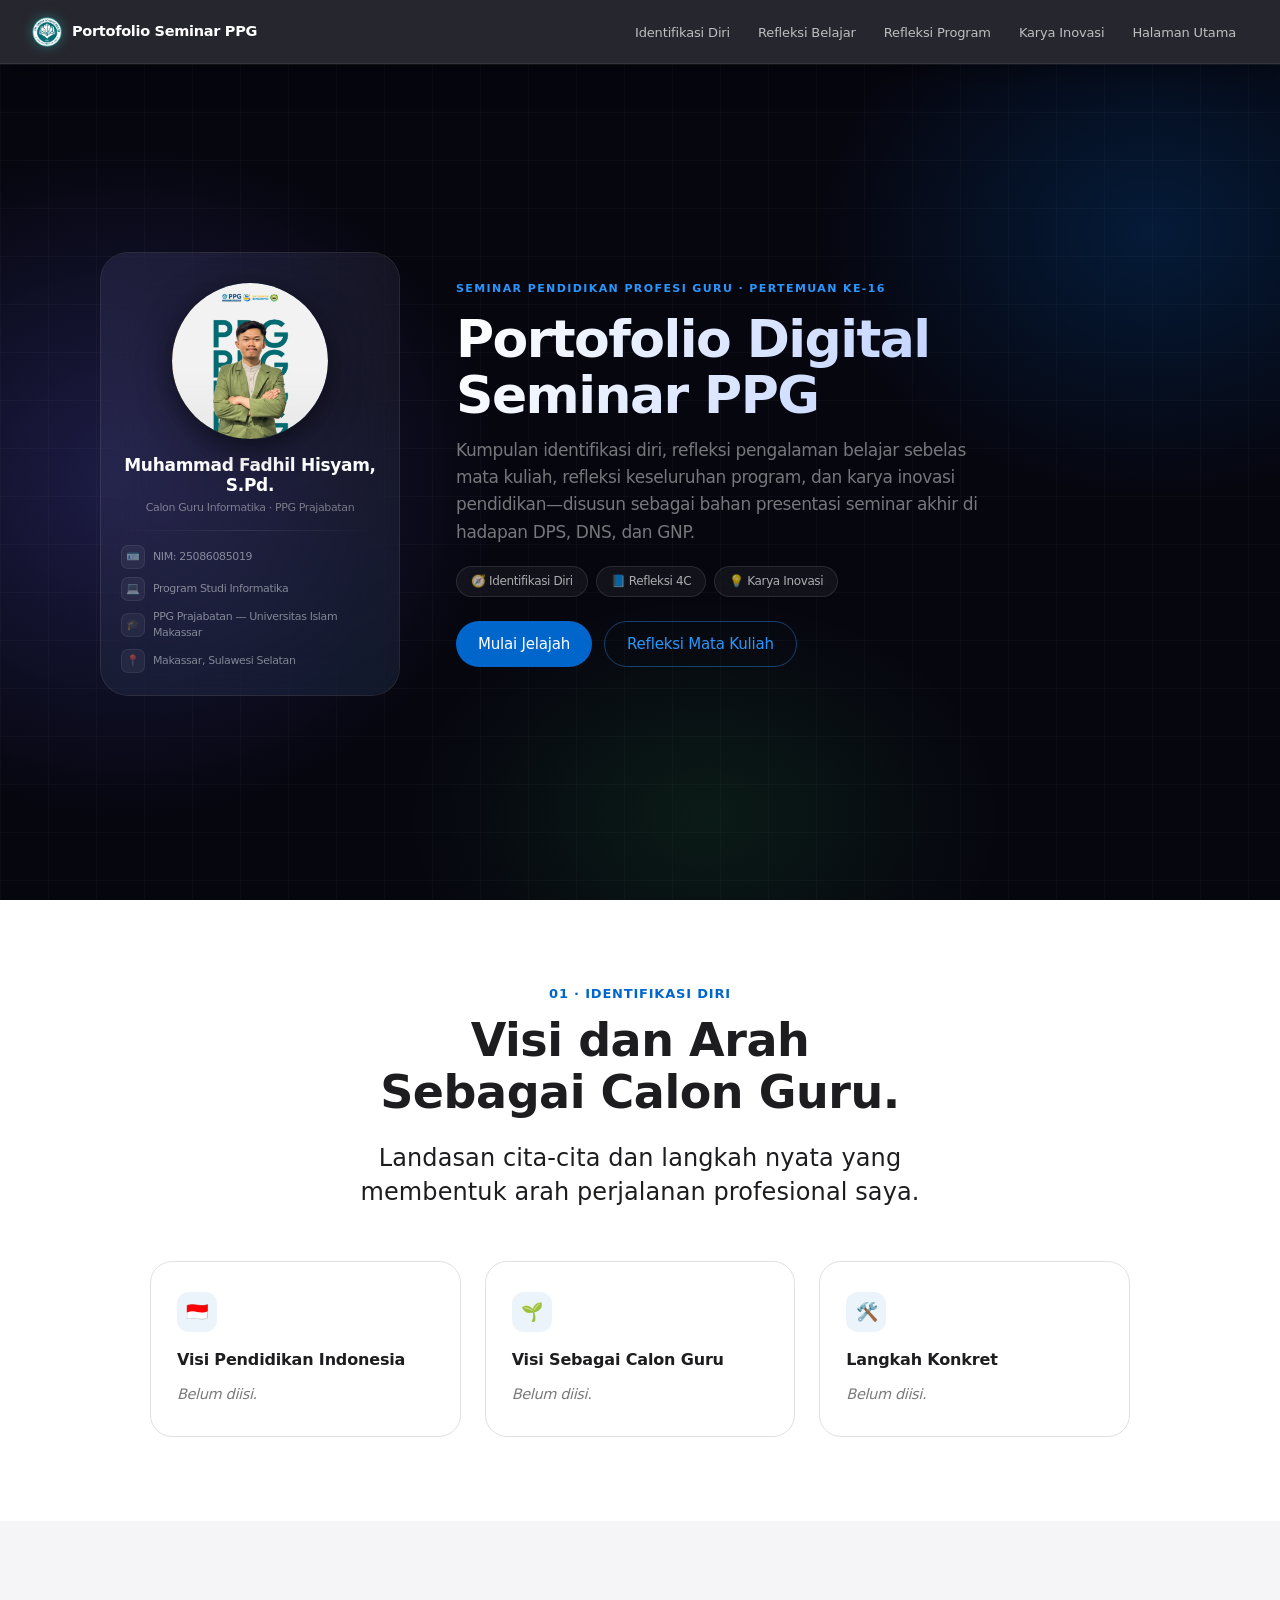
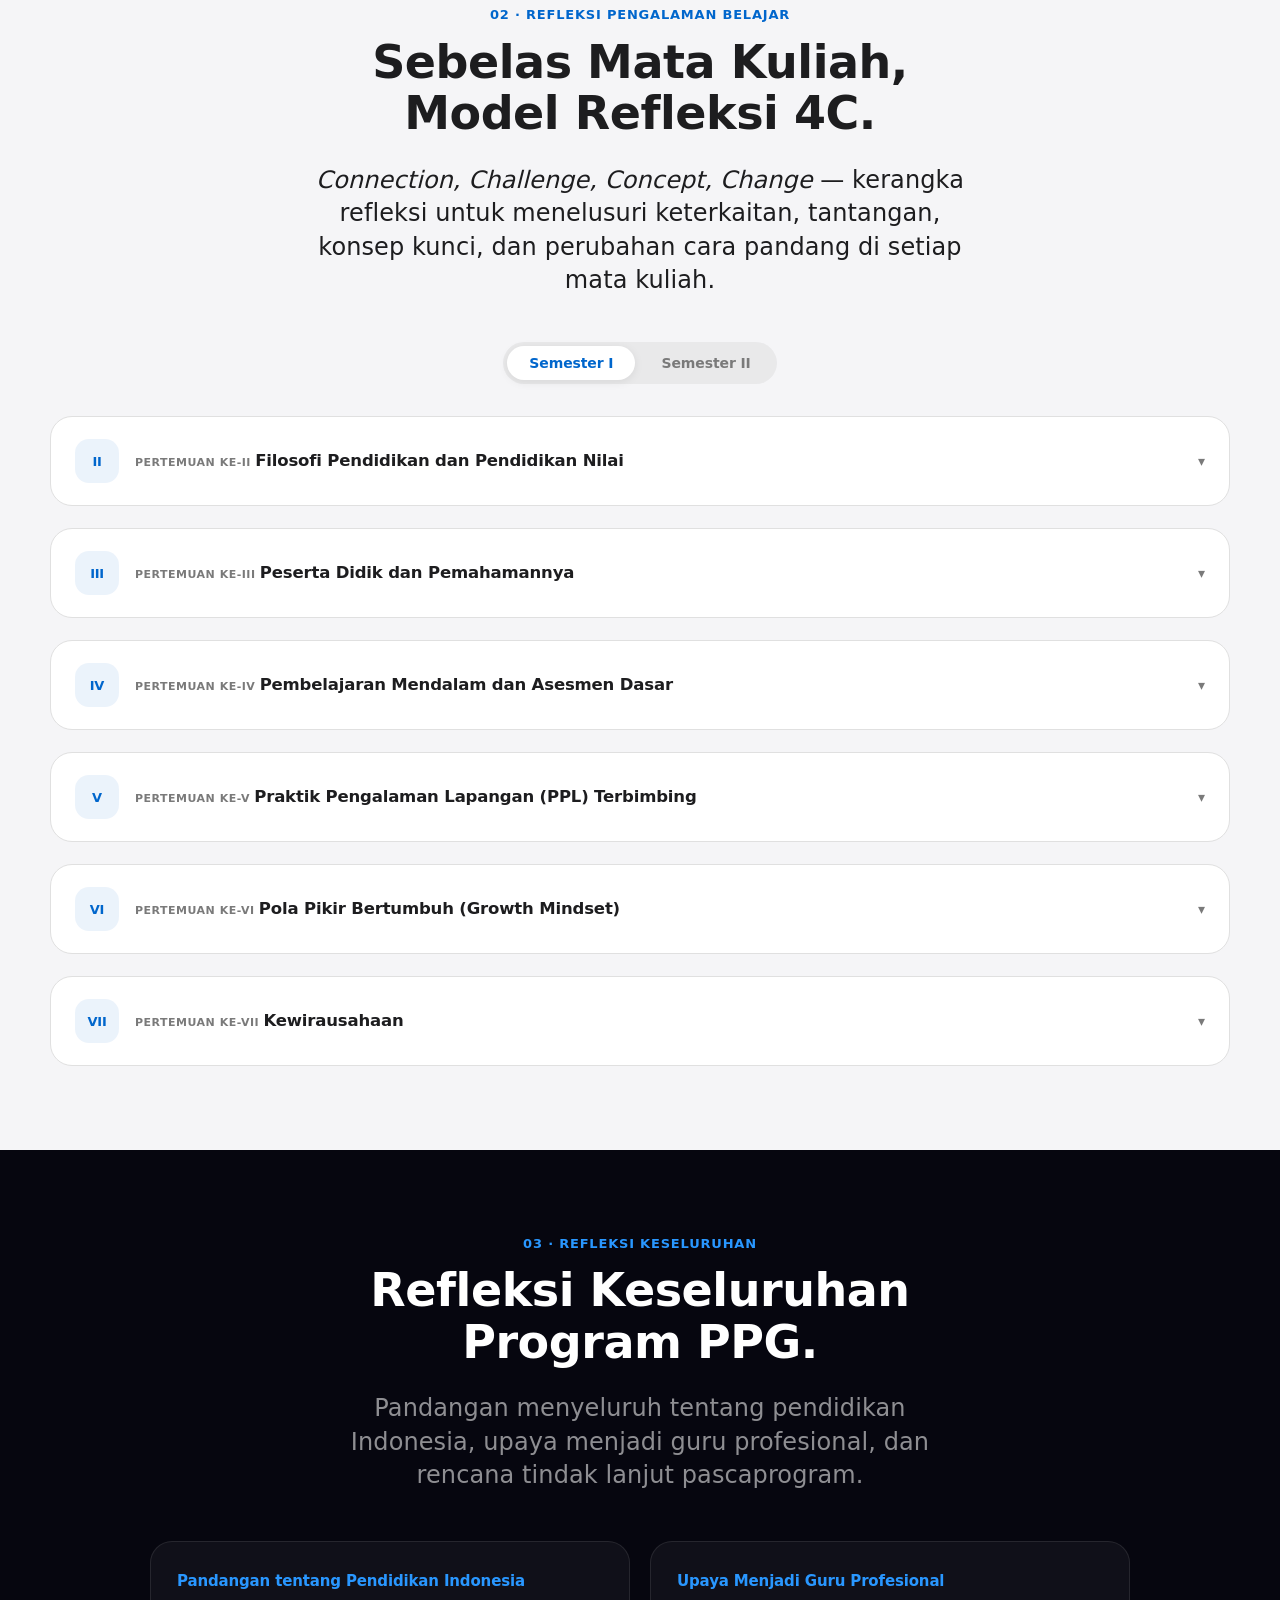
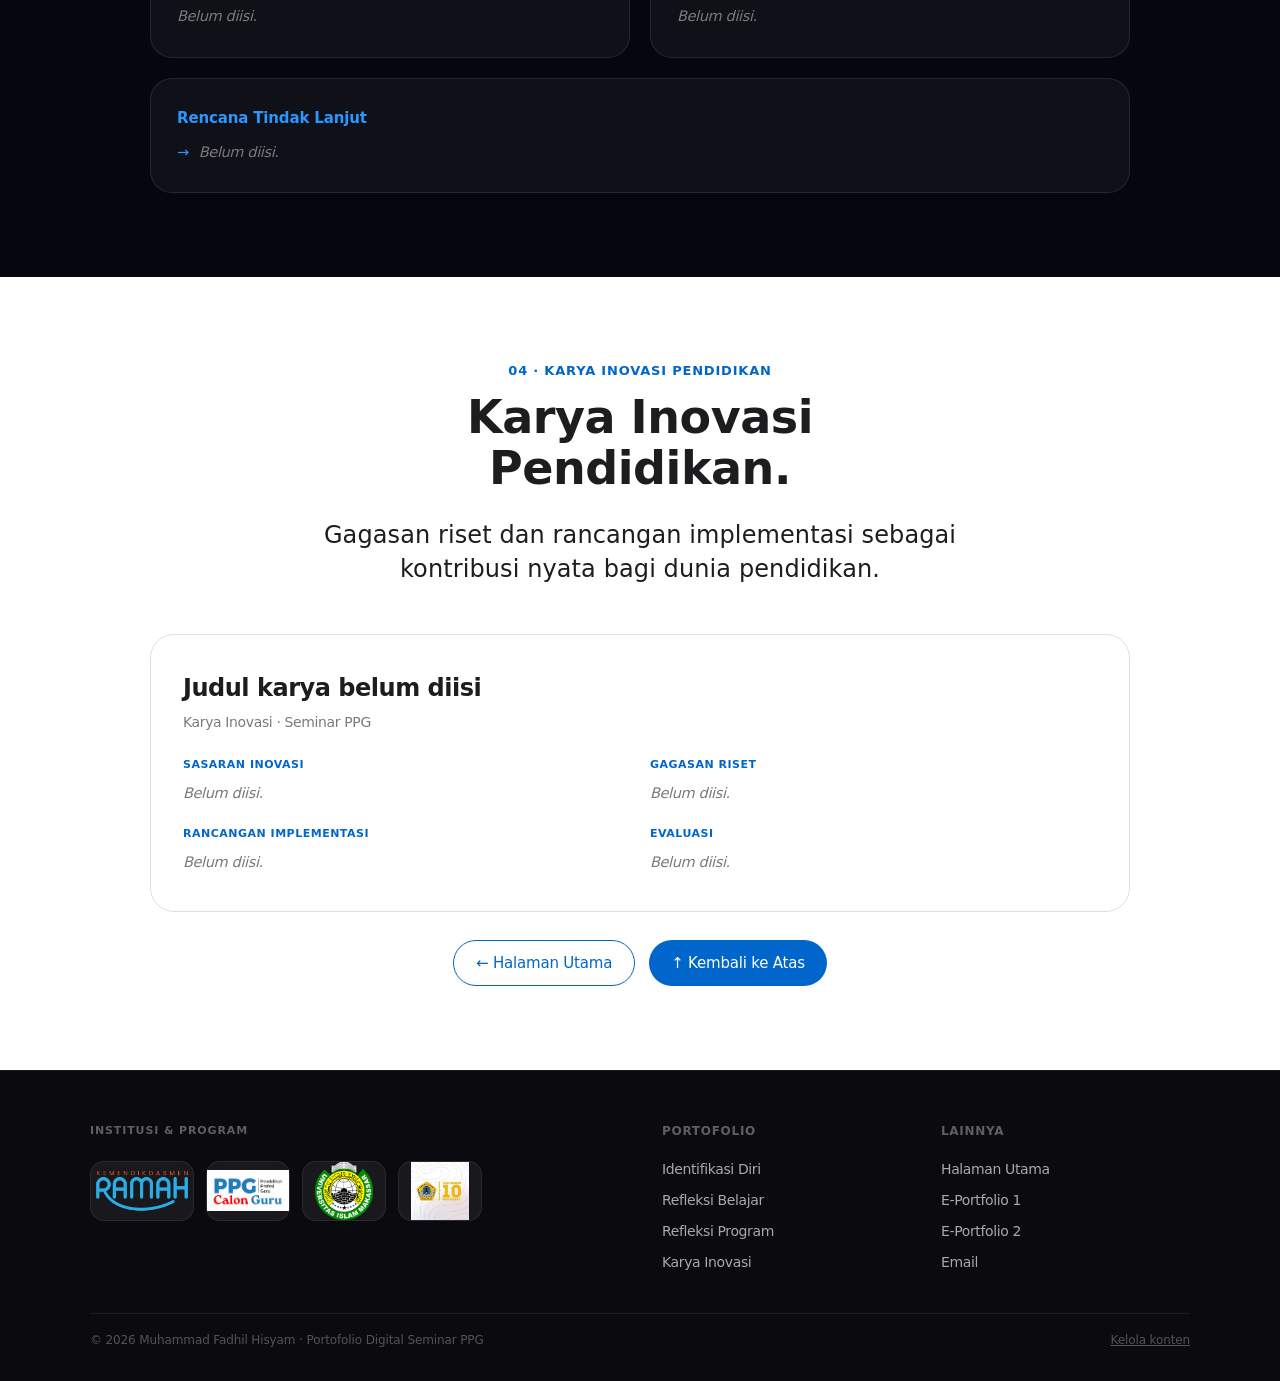
<file: seminar-ppg/index.html>
<!DOCTYPE html>
<html lang="id">
<head>
  <meta charset="UTF-8" />
  <meta name="viewport" content="width=device-width, initial-scale=1.0" />
  <title>Portofolio Digital — Seminar PPG — Muhammad Fadhil Hisyam</title>
  <meta name="description" content="Portofolio Digital Seminar Pendidikan Profesi Guru (PPG) Prajabatan — Muhammad Fadhil Hisyam, Program Studi Informatika, Universitas Islam Makassar.">
  <link rel="icon" type="image/png" href="../assets/logos/logo-ppl.png">
  <link rel="stylesheet" href="assets/css/style.css">
</head>
<body>

  <div class="read-progress"><div class="read-progress__fill" id="progressFill"></div></div>
  <a href="#" class="back-top" id="backTop">↑</a>

  <!-- ── NAV ── -->
  <nav class="global-nav" id="globalNav">
    <a class="global-nav__brand" href="#">
      <img class="global-nav__brand-badge" src="../assets/logos/logo-ppl.png" alt="Lambang PPG Prajabatan">
      Portofolio Seminar PPG
    </a>
    <ul class="global-nav__links" id="navLinks">
      <li><a href="#identifikasi">Identifikasi Diri</a></li>
      <li><a href="#refleksi">Refleksi Belajar</a></li>
      <li><a href="#keseluruhan">Refleksi Program</a></li>
      <li><a href="#inovasi">Karya Inovasi</a></li>
      <li><a href="../">Halaman Utama</a></li>
    </ul>
    <button class="nav-hamburger" id="navHamburger" aria-label="Menu" aria-expanded="false">
      <span></span><span></span><span></span>
    </button>
  </nav>

  <main>
  <!-- ════════════════════════════════════
       HERO
  ═════════════════════════════════════ -->
  <section class="hero">
    <div class="hero__mesh"></div>
    <div class="hero__inner">

      <div class="id-card" style="opacity:0;transform:translateX(-32px) scale(0.96);transition:opacity 0.9s 0.1s var(--ease-out),transform 0.9s 0.1s var(--ease-spring);" id="heroCard">
        <div class="id-card__avatar">
          <img src="../assets/photos/profile.jpg" alt="Foto Muhammad Fadhil Hisyam">
        </div>
        <div class="id-card__name">Muhammad Fadhil Hisyam, S.Pd.</div>
        <div class="id-card__role">Calon Guru Informatika · PPG Prajabatan</div>
        <div class="id-card__rule"></div>
        <div class="id-card__meta">
          <div class="id-card__meta-item"><span class="id-card__meta-icon">🪪</span> NIM: 25086085019</div>
          <div class="id-card__meta-item"><span class="id-card__meta-icon">💻</span> Program Studi Informatika</div>
          <div class="id-card__meta-item"><span class="id-card__meta-icon">🎓</span> PPG Prajabatan — Universitas Islam Makassar</div>
          <div class="id-card__meta-item"><span class="id-card__meta-icon">📍</span> Makassar, Sulawesi Selatan</div>
        </div>
      </div>

      <div class="hero__text" style="opacity:0;transform:translateY(24px);transition:opacity 0.9s 0.28s var(--ease-out),transform 0.9s 0.28s var(--ease-out);" id="heroText">
        <p class="hero__eyebrow">Seminar Pendidikan Profesi Guru · Pertemuan ke-16</p>
        <h1 class="hero__title">Portofolio Digital<br>Seminar PPG</h1>
        <p class="hero__desc">
          Kumpulan identifikasi diri, refleksi pengalaman belajar sebelas mata kuliah, refleksi keseluruhan program, dan karya inovasi pendidikan—disusun sebagai bahan presentasi seminar akhir di hadapan DPS, DNS, dan GNP.
        </p>
        <div class="hero__tags">
          <span class="hero__tag">🧭 Identifikasi Diri</span>
          <span class="hero__tag">📘 Refleksi 4C</span>
          <span class="hero__tag">💡 Karya Inovasi</span>
        </div>
        <div class="hero__cta">
          <a href="#identifikasi" class="btn-pill">Mulai Jelajah</a>
          <a href="#refleksi" class="btn-pill btn-pill--ghost">Refleksi Mata Kuliah</a>
        </div>
      </div>

    </div>
  </section>

  <!-- ════════════════════════════════════
       01 · IDENTIFIKASI DIRI
  ═════════════════════════════════════ -->
  <section class="tile tile--light" id="identifikasi">
    <div class="tile__inner">
      <p class="eyebrow reveal">01 · Identifikasi Diri</p>
      <h2 class="display-lg reveal d1">Visi dan Arah<br>Sebagai Calon Guru.</h2>
      <p class="lead mt-lg reveal d2" style="max-width:640px;margin-left:auto;margin-right:auto;">
        Landasan cita-cita dan langkah nyata yang membentuk arah perjalanan profesional saya.
      </p>

      <div class="visi-grid">
        <div class="visi-card reveal d1">
          <div class="visi-card__icon">🇮🇩</div>
          <div class="visi-card__title">Visi Pendidikan Indonesia</div>
          <div class="visi-card__body" data-bind="visiPendidikanIndonesia">Memuat…</div>
        </div>
        <div class="visi-card reveal d2">
          <div class="visi-card__icon">🌱</div>
          <div class="visi-card__title">Visi Sebagai Calon Guru</div>
          <div class="visi-card__body" data-bind="visiCalonGuru">Memuat…</div>
        </div>
        <div class="visi-card reveal d3">
          <div class="visi-card__icon">🛠️</div>
          <div class="visi-card__title">Langkah Konkret</div>
          <div class="visi-card__body" data-bind="langkahKonkret">Memuat…</div>
        </div>
      </div>
    </div>
  </section>

  <!-- ════════════════════════════════════
       02 · REFLEKSI PENGALAMAN BELAJAR
  ═════════════════════════════════════ -->
  <section class="tile tile--parch" id="refleksi">
    <div class="tile__inner tile__inner--wide">
      <p class="eyebrow reveal">02 · Refleksi Pengalaman Belajar</p>
      <h2 class="display-lg reveal d1">Sebelas Mata Kuliah,<br>Model Refleksi 4C.</h2>
      <p class="lead mt-lg reveal d2" style="max-width:680px;margin-left:auto;margin-right:auto;">
        <em>Connection, Challenge, Concept, Change</em> — kerangka refleksi untuk menelusuri keterkaitan, tantangan, konsep kunci, dan perubahan cara pandang di setiap mata kuliah.
      </p>

      <div style="text-align:center;">
        <div class="semester-tabs reveal d2">
          <button type="button" class="active" data-semester="1">Semester I</button>
          <button type="button" data-semester="2">Semester II</button>
        </div>
      </div>

      <div class="course-grid" id="courseGridSem1"></div>
      <div class="course-grid" id="courseGridSem2" style="display:none;"></div>
    </div>
  </section>

  <!-- ════════════════════════════════════
       03 · REFLEKSI KESELURUHAN PROGRAM
  ═════════════════════════════════════ -->
  <section class="tile tile--dark" id="keseluruhan">
    <div class="tile__inner">
      <p class="eyebrow eyebrow--dark reveal">03 · Refleksi Keseluruhan</p>
      <h2 class="display-lg reveal d1">Refleksi Keseluruhan<br>Program PPG.</h2>
      <p class="lead mt-lg reveal d2" style="max-width:640px;margin-left:auto;margin-right:auto;color:rgba(255,255,255,0.55);">
        Pandangan menyeluruh tentang pendidikan Indonesia, upaya menjadi guru profesional, dan rencana tindak lanjut pascaprogram.
      </p>

      <div class="dark-grid">
        <div class="dark-card reveal d1">
          <div class="dark-card__title">Pandangan tentang Pendidikan Indonesia</div>
          <div class="dark-card__body" data-bind="pandanganPendidikanIndonesia">Memuat…</div>
        </div>
        <div class="dark-card reveal d2">
          <div class="dark-card__title">Upaya Menjadi Guru Profesional</div>
          <div class="dark-card__body" data-bind="upayaGuruProfesional">Memuat…</div>
        </div>
        <div class="dark-card reveal d3 span-2">
          <div class="dark-card__title">Rencana Tindak Lanjut</div>
          <ul id="rencanaTindakLanjutList"></ul>
        </div>
      </div>
    </div>
  </section>

  <!-- ════════════════════════════════════
       04 · KARYA INOVASI PENDIDIKAN
  ═════════════════════════════════════ -->
  <section class="tile tile--light" id="inovasi">
    <div class="tile__inner">
      <p class="eyebrow reveal">04 · Karya Inovasi Pendidikan</p>
      <h2 class="display-lg reveal d1">Karya Inovasi<br>Pendidikan.</h2>
      <p class="lead mt-lg reveal d2" style="max-width:640px;margin-left:auto;margin-right:auto;">
        Gagasan riset dan rancangan implementasi sebagai kontribusi nyata bagi dunia pendidikan.
      </p>

      <div class="inovasi-card reveal d2">
        <div class="inovasi-card__title" id="karyaInovasiTitle">Memuat…</div>
        <div class="inovasi-card__subtitle">Karya Inovasi · Seminar PPG</div>
        <div class="inovasi-grid">
          <div class="inovasi-item">
            <div class="inovasi-item__label">Sasaran Inovasi</div>
            <div class="inovasi-item__body" data-bind="karya-sasaranInovasi">Memuat…</div>
          </div>
          <div class="inovasi-item">
            <div class="inovasi-item__label">Gagasan Riset</div>
            <div class="inovasi-item__body" data-bind="karya-gagasanRiset">Memuat…</div>
          </div>
          <div class="inovasi-item">
            <div class="inovasi-item__label">Rancangan Implementasi</div>
            <div class="inovasi-item__body" data-bind="karya-rancanganImplementasi">Memuat…</div>
          </div>
          <div class="inovasi-item">
            <div class="inovasi-item__label">Evaluasi</div>
            <div class="inovasi-item__body" data-bind="karya-evaluasi">Memuat…</div>
          </div>
        </div>
      </div>

      <div class="cta-row mt-xxl reveal">
        <a href="../" class="btn-pill btn-pill--light-ghost">← Halaman Utama</a>
        <a href="#identifikasi" class="btn-pill">↑ Kembali ke Atas</a>
      </div>
    </div>
  </section>
  </main>

  <!-- ════════════════════════════════════
       FOOTER
  ═════════════════════════════════════ -->
  <footer id="kontak">
    <div class="footer-inner">

      <div class="footer-logos">
        <p class="footer-logos__eyebrow">Institusi &amp; Program</p>
        <div class="footer-logo-grid">
          <div class="footer-logo-item footer-logo-item--wide">
            <div class="footer-logo-item__img-wrap">
              <img src="../eporto1/assets/logos/kemendikdasmen.png" alt="Logo Kemendikdasmen" loading="lazy">
            </div>
          </div>
          <div class="footer-logo-item">
            <div class="footer-logo-item__img-wrap">
              <img src="../eporto1/assets/logos/ppg.png" alt="Logo PPG Prajabatan" loading="lazy">
            </div>
          </div>
          <div class="footer-logo-item">
            <div class="footer-logo-item__img-wrap">
              <img src="../eporto1/assets/logos/uim.png" alt="Logo Universitas Islam Makassar" loading="lazy">
            </div>
          </div>
          <div class="footer-logo-item">
            <div class="footer-logo-item__img-wrap">
              <img src="../eporto1/assets/logos/smk10.png" alt="Logo SMK Negeri 10 Makassar" loading="lazy">
            </div>
          </div>
        </div>
      </div>

      <div class="footer-right">
        <div>
          <p class="footer-col__title">Portofolio</p>
          <ul class="footer-col__links">
            <li><a href="#identifikasi">Identifikasi Diri</a></li>
            <li><a href="#refleksi">Refleksi Belajar</a></li>
            <li><a href="#keseluruhan">Refleksi Program</a></li>
            <li><a href="#inovasi">Karya Inovasi</a></li>
          </ul>
        </div>
        <div>
          <p class="footer-col__title">Lainnya</p>
          <ul class="footer-col__links">
            <li><a href="../">Halaman Utama</a></li>
            <li><a href="../eporto1/">E-Portfolio 1</a></li>
            <li><a href="../eporto2/">E-Portfolio 2</a></li>
            <li><a href="mailto:mfhisyam5@gmail.com">Email</a></li>
          </ul>
        </div>
      </div>

    </div>
    <div class="footer-legal">
      <p class="fine-print">© 2026 Muhammad Fadhil Hisyam · Portofolio Digital Seminar PPG</p>
      <p class="fine-print"><a href="admin.html" rel="nofollow" style="color:rgba(255,255,255,0.3);">Kelola konten</a></p>
    </div>
  </footer>

  <script>
  /* ── HERO ENTRANCE ── */
  window.addEventListener('load', () => {
    const card = document.getElementById('heroCard');
    const text = document.getElementById('heroText');
    if (card) { card.style.opacity = '1'; card.style.transform = 'none'; }
    setTimeout(() => { if (text) { text.style.opacity = '1'; text.style.transform = 'none'; } }, 160);
  });

  /* ── READ PROGRESS ── */
  const progressFill = document.getElementById('progressFill');
  window.addEventListener('scroll', () => {
    const docH = document.documentElement.scrollHeight - window.innerHeight;
    progressFill.style.width = (docH > 0 ? window.scrollY / docH * 100 : 0) + '%';
  }, { passive: true });

  /* ── BACK TO TOP ── */
  const backTop = document.getElementById('backTop');
  window.addEventListener('scroll', () => {
    backTop.classList.toggle('show', window.scrollY > 400);
  }, { passive: true });
  backTop.addEventListener('click', e => { e.preventDefault(); window.scrollTo({ top: 0, behavior: 'smooth' }); });

  /* ── NAV SOLID ── */
  const nav = document.getElementById('globalNav');
  window.addEventListener('scroll', () => {
    nav.classList.toggle('solid', window.scrollY > 80);
  }, { passive: true });

  /* ── HAMBURGER MENU ── */
  const hamburger = document.getElementById('navHamburger');
  const navLinks  = document.getElementById('navLinks');
  hamburger.addEventListener('click', () => {
    const isOpen = navLinks.classList.toggle('open');
    hamburger.classList.toggle('open', isOpen);
    hamburger.setAttribute('aria-expanded', isOpen);
  });
  navLinks.querySelectorAll('a').forEach(a => {
    a.addEventListener('click', () => {
      navLinks.classList.remove('open');
      hamburger.classList.remove('open');
      hamburger.setAttribute('aria-expanded', false);
    });
  });
  document.addEventListener('click', e => {
    if (!nav.contains(e.target)) {
      navLinks.classList.remove('open');
      hamburger.classList.remove('open');
      hamburger.setAttribute('aria-expanded', false);
    }
  });
  </script>
  <script src="assets/js/app.js"></script>
</body>
</html>
</file>
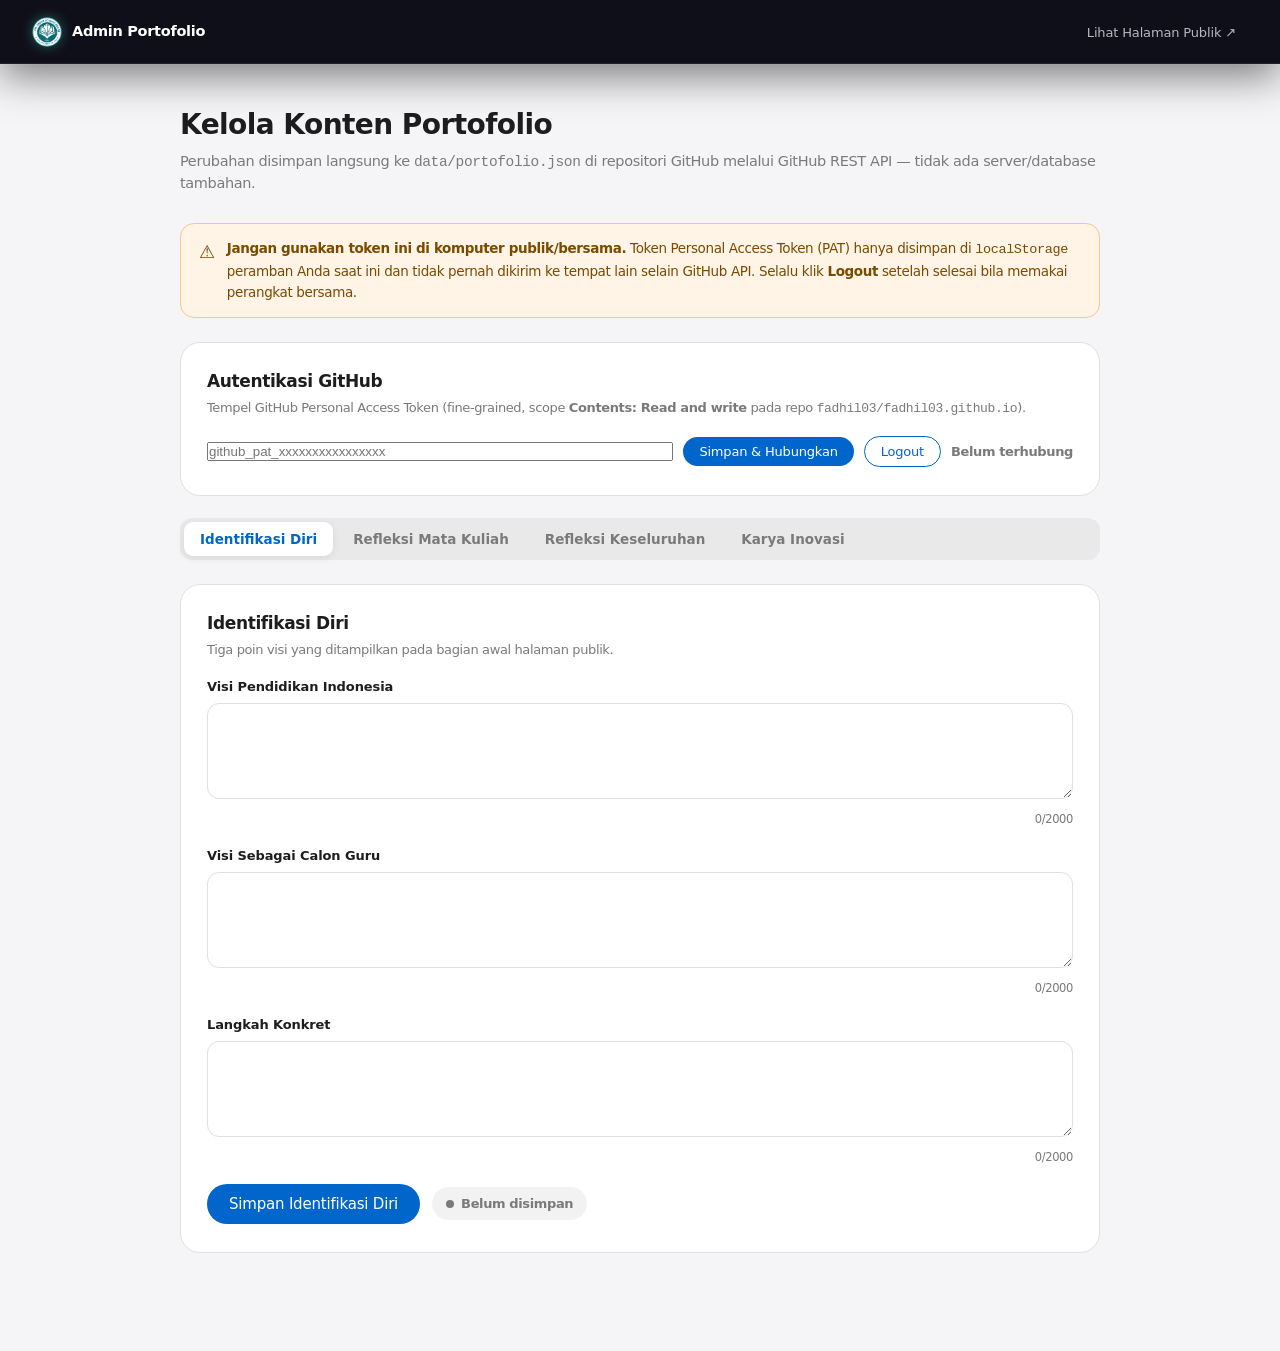
<file: seminar-ppg/admin.html>
<!DOCTYPE html>
<html lang="id">
<head>
  <meta charset="UTF-8" />
  <meta name="viewport" content="width=device-width, initial-scale=1.0" />
  <meta name="robots" content="noindex, nofollow">
  <title>Admin — Portofolio Digital Seminar PPG</title>
  <link rel="icon" type="image/png" href="../assets/logos/logo-ppl.png">
  <link rel="stylesheet" href="assets/css/style.css">
</head>
<body>

  <!-- ── NAV ── -->
  <nav class="global-nav solid">
    <a class="global-nav__brand" href="#">
      <img class="global-nav__brand-badge" src="../assets/logos/logo-ppl.png" alt="Lambang PPG Prajabatan">
      Admin Portofolio
    </a>
    <ul class="global-nav__links">
      <li><a href="index.html">Lihat Halaman Publik ↗</a></li>
    </ul>
  </nav>

  <div class="admin-shell">
    <div class="admin-inner">

      <div class="admin-header">
        <h1>Kelola Konten Portofolio</h1>
        <p>Perubahan disimpan langsung ke <code>data/portofolio.json</code> di repositori GitHub melalui GitHub REST API — tidak ada server/database tambahan.</p>
      </div>

      <div class="warning-banner">
        <span class="warning-banner__icon">⚠️</span>
        <span>
          <strong>Jangan gunakan token ini di komputer publik/bersama.</strong> Token Personal Access Token (PAT) hanya disimpan di <code>localStorage</code> peramban Anda saat ini dan tidak pernah dikirim ke tempat lain selain GitHub API. Selalu klik <strong>Logout</strong> setelah selesai bila memakai perangkat bersama.
        </span>
      </div>

      <!-- ── TOKEN PANEL ── -->
      <div class="panel">
        <div class="panel__title">Autentikasi GitHub</div>
        <div class="panel__desc">
          Tempel GitHub Personal Access Token (fine-grained, scope <strong>Contents: Read and write</strong> pada repo <code>fadhil03/fadhil03.github.io</code>).
        </div>
        <div class="token-row">
          <input type="password" id="tokenInput" placeholder="github_pat_xxxxxxxxxxxxxxxx" autocomplete="off">
          <button class="btn-pill btn-pill--sm" id="btnConnect" type="button">Simpan &amp; Hubungkan</button>
          <button class="btn-pill btn-pill--sm btn-pill--light-ghost" id="btnLogout" type="button">Logout</button>
          <span class="token-status token-status--disconnected" id="tokenStatus">Belum terhubung</span>
        </div>
      </div>

      <!-- ── TABS ── -->
      <div class="tab-strip" id="adminTabs">
        <button type="button" class="active" data-target="section-identifikasi">Identifikasi Diri</button>
        <button type="button" data-target="section-refleksi">Refleksi Mata Kuliah</button>
        <button type="button" data-target="section-keseluruhan">Refleksi Keseluruhan</button>
        <button type="button" data-target="section-inovasi">Karya Inovasi</button>
      </div>

      <!-- ════════════════════════════
           IDENTIFIKASI DIRI
      ═════════════════════════════ -->
      <section class="admin-section active" id="section-identifikasi">
        <div class="panel">
          <div class="panel__title">Identifikasi Diri</div>
          <div class="panel__desc">Tiga poin visi yang ditampilkan pada bagian awal halaman publik.</div>

          <form id="formIdentifikasi">
            <div class="field field-with-counter">
              <label for="visiPendidikanIndonesia">Visi Pendidikan Indonesia</label>
              <textarea id="visiPendidikanIndonesia" data-counter="counterVisi1" maxlength="2000"></textarea>
              <div class="char-counter"><span id="counterVisi1">0</span>/2000</div>
            </div>
            <div class="field field-with-counter">
              <label for="visiCalonGuru">Visi Sebagai Calon Guru</label>
              <textarea id="visiCalonGuru" data-counter="counterVisi2" maxlength="2000"></textarea>
              <div class="char-counter"><span id="counterVisi2">0</span>/2000</div>
            </div>
            <div class="field field-with-counter">
              <label for="langkahKonkret">Langkah Konkret</label>
              <textarea id="langkahKonkret" data-counter="counterVisi3" maxlength="2000"></textarea>
              <div class="char-counter"><span id="counterVisi3">0</span>/2000</div>
            </div>
            <div class="form-actions">
              <button type="submit" class="btn-pill">Simpan Identifikasi Diri</button>
              <span class="status-pill status-pill--idle" id="statusIdentifikasi"><span class="status-dot"></span>Belum disimpan</span>
            </div>
          </form>
        </div>
      </section>

      <!-- ════════════════════════════
           REFLEKSI MATA KULIAH
      ═════════════════════════════ -->
      <section class="admin-section" id="section-refleksi">
        <div class="panel">
          <div class="panel__title">Daftar Refleksi Mata Kuliah</div>
          <div class="panel__desc">11 slot mata kuliah wajib sudah tersedia. Klik Edit untuk mengisi refleksi 4C, atau tambahkan refleksi khusus.</div>
          <div class="reflection-list" id="reflectionList"></div>
          <div class="form-actions">
            <button type="button" class="btn-pill btn-pill--light-ghost" id="btnAddCustom">+ Tambah Refleksi Custom</button>
            <span class="status-pill status-pill--idle" id="statusReflectionList"><span class="status-dot"></span>Belum ada perubahan</span>
          </div>
        </div>

        <div class="panel" id="panelReflectionForm" style="display:none;">
          <div class="panel__title" id="reflectionFormTitle">Edit Refleksi</div>
          <div class="panel__desc">Isi model 4C (Connection, Challenge, Concept, Change) beserta analisis artefak dan kaitan praktis.</div>

          <form id="formRefleksi">
            <input type="hidden" id="refId">
            <div class="form-grid-2">
              <div class="field">
                <label for="refNamaMataKuliah">Nama Mata Kuliah</label>
                <input type="text" id="refNamaMataKuliah" required>
              </div>
              <div class="field">
                <label for="refPertemuanKe">Pertemuan ke-</label>
                <input type="text" id="refPertemuanKe" placeholder="mis. II">
              </div>
            </div>
            <div class="field">
              <label for="refSemester">Semester</label>
              <select id="refSemester">
                <option value="1">Semester I</option>
                <option value="2">Semester II</option>
              </select>
            </div>

            <div class="field field-with-counter">
              <label for="refConnection">Connection — keterkaitan dengan pengalaman/mata kuliah lain</label>
              <textarea id="refConnection" data-counter="counterConnection" maxlength="3000"></textarea>
              <div class="char-counter"><span id="counterConnection">0</span>/3000</div>
            </div>
            <div class="field field-with-counter">
              <label for="refChallenge">Challenge — tantangan yang dihadapi</label>
              <textarea id="refChallenge" data-counter="counterChallenge" maxlength="3000"></textarea>
              <div class="char-counter"><span id="counterChallenge">0</span>/3000</div>
            </div>
            <div class="field field-with-counter">
              <label for="refConcept">Concept — konsep kunci yang dipelajari</label>
              <textarea id="refConcept" data-counter="counterConcept" maxlength="3000"></textarea>
              <div class="char-counter"><span id="counterConcept">0</span>/3000</div>
            </div>
            <div class="field field-with-counter">
              <label for="refChange">Change — perubahan cara pandang/tindakan</label>
              <textarea id="refChange" data-counter="counterChange" maxlength="3000"></textarea>
              <div class="char-counter"><span id="counterChange">0</span>/3000</div>
            </div>
            <div class="field field-with-counter">
              <label for="refAnalisisArtefak">Analisis Artefak Pembelajaran</label>
              <textarea id="refAnalisisArtefak" data-counter="counterAnalisis" maxlength="3000"></textarea>
              <div class="char-counter"><span id="counterAnalisis">0</span>/3000</div>
            </div>
            <div class="field field-with-counter">
              <label for="refKaitanPraktis">Kaitan dengan Kompetensi Praktis Keguruan</label>
              <textarea id="refKaitanPraktis" data-counter="counterKaitan" maxlength="3000"></textarea>
              <div class="char-counter"><span id="counterKaitan">0</span>/3000</div>
            </div>

            <div class="form-actions">
              <button type="submit" class="btn-pill">Simpan Refleksi</button>
              <button type="button" class="btn-pill btn-pill--light-ghost" id="btnCancelRefleksi">Batal</button>
              <span class="status-pill status-pill--idle" id="statusRefleksi"><span class="status-dot"></span>Belum disimpan</span>
            </div>
          </form>
        </div>
      </section>

      <!-- ════════════════════════════
           REFLEKSI KESELURUHAN
      ═════════════════════════════ -->
      <section class="admin-section" id="section-keseluruhan">
        <div class="panel">
          <div class="panel__title">Refleksi Keseluruhan Program PPG</div>
          <div class="panel__desc">Pandangan menyeluruh tentang pendidikan Indonesia, upaya profesional, dan rencana tindak lanjut.</div>

          <form id="formKeseluruhan">
            <div class="field field-with-counter">
              <label for="pandanganPendidikanIndonesia">Pandangan tentang Pendidikan Indonesia</label>
              <textarea id="pandanganPendidikanIndonesia" data-counter="counterPandangan" maxlength="3000"></textarea>
              <div class="char-counter"><span id="counterPandangan">0</span>/3000</div>
            </div>
            <div class="field field-with-counter">
              <label for="upayaGuruProfesional">Upaya Menjadi Guru Profesional</label>
              <textarea id="upayaGuruProfesional" data-counter="counterUpaya" maxlength="3000"></textarea>
              <div class="char-counter"><span id="counterUpaya">0</span>/3000</div>
            </div>

            <div class="field">
              <label>Rencana Tindak Lanjut</label>
              <div id="rencanaTindakLanjutFields" style="display:flex;flex-direction:column;gap:10px;"></div>
              <button type="button" class="icon-btn" id="btnAddRencana" style="margin-top:10px;">+ Tambah Poin</button>
            </div>

            <div class="form-actions">
              <button type="submit" class="btn-pill">Simpan Refleksi Keseluruhan</button>
              <span class="status-pill status-pill--idle" id="statusKeseluruhan"><span class="status-dot"></span>Belum disimpan</span>
            </div>
          </form>
        </div>
      </section>

      <!-- ════════════════════════════
           KARYA INOVASI
      ═════════════════════════════ -->
      <section class="admin-section" id="section-inovasi">
        <div class="panel">
          <div class="panel__title">Karya Inovasi Pendidikan</div>
          <div class="panel__desc">Deskripsikan karya inovasi yang dikembangkan selama program PPG.</div>

          <form id="formInovasi">
            <div class="field">
              <label for="namaKarya">Nama Karya</label>
              <input type="text" id="namaKarya" maxlength="200">
            </div>
            <div class="field field-with-counter">
              <label for="sasaranInovasi">Sasaran Inovasi</label>
              <textarea id="sasaranInovasi" data-counter="counterSasaran" maxlength="2000"></textarea>
              <div class="char-counter"><span id="counterSasaran">0</span>/2000</div>
            </div>
            <div class="field field-with-counter">
              <label for="gagasanRiset">Gagasan Riset</label>
              <textarea id="gagasanRiset" data-counter="counterGagasan" maxlength="3000"></textarea>
              <div class="char-counter"><span id="counterGagasan">0</span>/3000</div>
            </div>
            <div class="field field-with-counter">
              <label for="rancanganImplementasi">Rancangan Implementasi</label>
              <textarea id="rancanganImplementasi" data-counter="counterRancangan" maxlength="3000"></textarea>
              <div class="char-counter"><span id="counterRancangan">0</span>/3000</div>
            </div>
            <div class="field field-with-counter">
              <label for="evaluasi">Evaluasi</label>
              <textarea id="evaluasi" data-counter="counterEvaluasi" maxlength="3000"></textarea>
              <div class="char-counter"><span id="counterEvaluasi">0</span>/3000</div>
            </div>

            <div class="form-actions">
              <button type="submit" class="btn-pill">Simpan Karya Inovasi</button>
              <span class="status-pill status-pill--idle" id="statusInovasi"><span class="status-dot"></span>Belum disimpan</span>
            </div>
          </form>
        </div>
      </section>

    </div>
  </div>

  <script src="assets/js/admin.js"></script>
</body>
</html>
</file>
<file: seminar-ppg/assets/css/style.css>
/* ═══════════════════════════════════════════════
   Portofolio Digital — Seminar PPG
   Shared design system (index.html + admin.html)
═══════════════════════════════════════════════ */

*, *::before, *::after { box-sizing: border-box; margin: 0; padding: 0; }

:root {
  --primary: #0066cc;
  --primary-focus: #0071e3;
  --primary-on-dark: #2997ff;
  --ink: #1d1d1f;
  --body-muted: #cccccc;
  --ink-muted-80: #333333;
  --ink-muted-48: #7a7a7a;
  --hairline: #e0e0e0;
  --canvas: #ffffff;
  --canvas-parchment: #f5f5f7;
  --surface-tile-1: #272729;
  --surface-tile-2: #2a2a2c;
  --on-dark: #ffffff;
  --success: #1e9e5a;
  --danger: #d64545;
  --ease-out: cubic-bezier(0.25, 0.46, 0.45, 0.94);
  --ease-spring: cubic-bezier(0.34, 1.56, 0.64, 1);
}

html { scroll-behavior: smooth; }

body {
  font-family: "SF Pro Text", system-ui, -apple-system, BlinkMacSystemFont, sans-serif;
  font-size: 17px;
  font-weight: 400;
  line-height: 1.47;
  letter-spacing: -0.374px;
  color: var(--ink);
  background: var(--canvas);
  -webkit-font-smoothing: antialiased;
  overflow-x: hidden;
}

/* ── SCROLL ANIMATION ── */
.reveal { opacity: 0; transform: translateY(32px); transition: opacity 0.7s var(--ease-out), transform 0.7s var(--ease-out); }
.reveal.visible { opacity: 1; transform: translateY(0); }
.reveal-scale { opacity: 0; transform: scale(0.94); transition: opacity 0.65s var(--ease-out), transform 0.65s var(--ease-spring); }
.reveal-scale.visible { opacity: 1; transform: scale(1); }
.d1 { transition-delay: 0.05s; } .d2 { transition-delay: 0.12s; }
.d3 { transition-delay: 0.19s; } .d4 { transition-delay: 0.26s; }

/* ── NAV ── */
.global-nav {
  position: fixed; top: 0; left: 0; right: 0; z-index: 1000;
  background: rgba(8,8,18,0.88);
  backdrop-filter: saturate(200%) blur(28px);
  -webkit-backdrop-filter: saturate(200%) blur(28px);
  height: 64px;
  display: flex; align-items: center; justify-content: space-between;
  padding: 0 32px;
  transition: background 0.35s, box-shadow 0.35s;
  border-bottom: 1px solid rgba(255,255,255,0.07);
  box-shadow: 0 1px 0 rgba(255,255,255,0.04), 0 8px 32px rgba(0,0,0,0.35);
}
.global-nav.solid { background: rgba(8,8,18,0.97); box-shadow: 0 1px 0 rgba(255,255,255,0.06), 0 12px 40px rgba(0,0,0,0.5); }
.global-nav__brand {
  color: var(--on-dark); font-size: 14.5px; font-weight: 700;
  letter-spacing: -0.3px; text-decoration: none; flex-shrink: 0;
  display: flex; align-items: center; gap: 10px;
}
.global-nav__brand-badge { width: 30px; height: 30px; border-radius: 50%; flex-shrink: 0; display: block; filter: drop-shadow(0 0 6px rgba(42,157,143,0.55)); }
.global-nav__links { display: flex; gap: 4px; list-style: none; align-items: center; }
.global-nav__links li a { color: rgba(255,255,255,0.7); font-size: 13px; letter-spacing: -0.15px; text-decoration: none; padding: 6px 12px; border-radius: 8px; transition: color 0.2s, background 0.2s; }
.global-nav__links li a:hover { color: #fff; background: rgba(255,255,255,0.08); }
.nav-hamburger { display: none; background: none; border: none; cursor: pointer; padding: 6px; flex-direction: column; justify-content: space-between; width: 34px; height: 26px; z-index: 1010; flex-shrink: 0; }
.nav-hamburger span { display: block; height: 2px; width: 100%; background: rgba(255,255,255,0.85); border-radius: 2px; transition: transform 0.32s var(--ease-spring), opacity 0.2s; transform-origin: center; }
.nav-hamburger.open span:nth-child(1) { transform: translateY(9px) rotate(45deg); }
.nav-hamburger.open span:nth-child(2) { opacity: 0; transform: scaleX(0); }
.nav-hamburger.open span:nth-child(3) { transform: translateY(-9px) rotate(-45deg); }

@media (max-width: 768px) {
  .global-nav { padding: 0 18px; }
  .nav-hamburger { display: flex; }
  .global-nav__links {
    position: fixed; top: 64px; left: 0; right: 0;
    background: rgba(8,8,18,0.97);
    backdrop-filter: saturate(180%) blur(28px); -webkit-backdrop-filter: saturate(180%) blur(28px);
    flex-direction: column; padding: 14px 18px 22px; gap: 2px;
    border-bottom: 1px solid rgba(255,255,255,0.09);
    box-shadow: 0 16px 40px rgba(0,0,0,0.5);
    transform: translateY(-8px); opacity: 0; pointer-events: none;
    transition: transform 0.3s var(--ease-out), opacity 0.3s; z-index: 999;
  }
  .global-nav__links.open { transform: translateY(0); opacity: 1; pointer-events: auto; }
  .global-nav__links li { width: 100%; }
  .global-nav__links li a { display: block; font-size: 15.5px; padding: 12px 14px; border-radius: 10px; }
}

/* ── BUTTONS ── */
.btn-pill {
  display: inline-flex; align-items: center; gap: 8px; background: var(--primary); color: #fff;
  font-size: 15px; font-weight: 500; letter-spacing: -0.2px;
  padding: 11px 22px; border-radius: 9999px; text-decoration: none;
  border: none; cursor: pointer;
  transition: background 0.2s, transform 0.15s var(--ease-spring), box-shadow 0.2s;
  font-family: inherit;
}
.btn-pill:hover { background: var(--primary-focus); box-shadow: 0 4px 16px rgba(0,102,204,0.35); }
.btn-pill:active { transform: scale(0.96); }
.btn-pill:disabled { opacity: 0.5; cursor: not-allowed; }
.btn-pill--ghost { background: transparent; color: var(--primary-on-dark); border: 1px solid rgba(41,151,255,0.4); }
.btn-pill--ghost:hover { background: rgba(41,151,255,0.08); box-shadow: none; }
.btn-pill--light-ghost { background: transparent; color: var(--primary); border: 1px solid var(--primary); }
.btn-pill--light-ghost:hover { background: rgba(0,102,204,0.06); box-shadow: none; }
.btn-pill--danger { background: var(--danger); }
.btn-pill--danger:hover { background: #b83636; }
.btn-pill--sm { font-size: 13px; padding: 7px 16px; }

/* ── TILES ── */
.tile { width: 100%; padding: 84px 22px; text-align: center; }
.tile--light { background: var(--canvas); }
.tile--parch { background: var(--canvas-parchment); }
.tile--dark { background: #06060f; color: var(--on-dark); }
.tile__inner { max-width: 980px; margin: 0 auto; }
.tile__inner--wide { max-width: 1180px; margin: 0 auto; }
@media (max-width: 640px) { .tile { padding: 56px 18px; } }

/* ── TYPOGRAPHY ── */
.display-lg { font-family: "SF Pro Display", system-ui, -apple-system, sans-serif; font-size: clamp(28px, 4vw, 46px); font-weight: 600; line-height: 1.12; letter-spacing: -0.01em; }
.lead { font-family: "SF Pro Display", system-ui, -apple-system, sans-serif; font-size: clamp(18px, 2.3vw, 24px); font-weight: 400; line-height: 1.4; letter-spacing: 0.1px; }
.eyebrow { font-size: 13px; font-weight: 600; letter-spacing: 0.8px; text-transform: uppercase; color: var(--primary); margin-bottom: 12px; }
.eyebrow--dark { color: var(--primary-on-dark); }
.mt-xs { margin-top: 8px; } .mt-sm { margin-top: 12px; } .mt-md { margin-top: 17px; }
.mt-lg { margin-top: 24px; } .mt-xl { margin-top: 32px; } .mt-xxl { margin-top: 48px; }
.cta-row { display: flex; gap: 14px; justify-content: center; flex-wrap: wrap; margin-top: 28px; }

/* ── HERO ── */
.hero {
  margin-top: 64px; min-height: calc(100vh - 64px);
  background: #06060f; color: var(--on-dark);
  display: flex; align-items: center; justify-content: center;
  padding: 56px 40px 72px; position: relative; overflow: hidden;
}
.hero__mesh {
  position: absolute; inset: 0; z-index: 1; pointer-events: none;
  background:
    radial-gradient(ellipse 50% 70% at 10% 50%, rgba(88,86,214,0.28) 0%, transparent 58%),
    radial-gradient(ellipse 45% 55% at 90% 20%, rgba(0,102,204,0.22) 0%, transparent 58%),
    radial-gradient(ellipse 40% 45% at 55% 90%, rgba(48,209,88,0.10) 0%, transparent 58%);
  animation: mesh-breathe 9s ease-in-out infinite;
}
@keyframes mesh-breathe { 0%,100% { opacity: 1; } 50% { opacity: 0.65; } }
.hero::before {
  content: ''; position: absolute; inset: 0;
  background-image: linear-gradient(rgba(255,255,255,0.022) 1px, transparent 1px), linear-gradient(90deg, rgba(255,255,255,0.022) 1px, transparent 1px);
  background-size: 48px 48px; z-index: 2; pointer-events: none;
}
.hero__inner { position: relative; z-index: 10; max-width: 1080px; width: 100%; display: flex; align-items: center; gap: 56px; }

.id-card {
  flex-shrink: 0; width: 300px;
  background: rgba(255,255,255,0.042); border: 1px solid rgba(255,255,255,0.09);
  backdrop-filter: blur(28px); -webkit-backdrop-filter: blur(28px);
  border-radius: 28px; padding: 30px 20px 22px; text-align: center; position: relative; overflow: hidden;
}
.id-card::before { content: ''; position: absolute; inset: 0; border-radius: inherit; pointer-events: none; background: linear-gradient(155deg, rgba(88,86,214,0.09) 0%, transparent 45%, rgba(0,102,204,0.07) 100%); }
.id-card__avatar {
  width: 156px; height: 156px; border-radius: 50%;
  background: linear-gradient(145deg, #1e1e2e, #0c0c18);
  display: flex; align-items: center; justify-content: center;
  margin: 0 auto 16px; position: relative;
  box-shadow: 0 8px 32px rgba(0,0,0,0.55), inset 0 1px 0 rgba(255,255,255,0.06);
  overflow: hidden;
}
.id-card__avatar img { width: 100%; height: 100%; object-fit: cover; border-radius: 50%; display: block; }
.id-card__avatar::before {
  content: ''; position: absolute; inset: -3px; border-radius: 50%;
  background: conic-gradient(from 0deg, #0066cc 0%, #5e5ce6 25%, #30d158 50%, #ff9f0a 75%, #0066cc 100%);
  z-index: -1; animation: spin-ring 5s linear infinite;
}
@keyframes spin-ring { to { transform: rotate(360deg); } }
.id-card__name { font-size: 17px; font-weight: 700; color: #fff; letter-spacing: -0.3px; line-height: 1.2; }
.id-card__role { font-size: 11px; color: rgba(255,255,255,0.42); margin-top: 4px; }
.id-card__rule { height: 1px; background: linear-gradient(90deg, transparent, rgba(255,255,255,0.09), transparent); margin: 14px 0; }
.id-card__meta { display: flex; flex-direction: column; gap: 8px; }
.id-card__meta-item { display: flex; align-items: center; gap: 8px; font-size: 11px; color: rgba(255,255,255,0.48); text-align: left; }
.id-card__meta-icon { width: 24px; height: 24px; border-radius: 7px; flex-shrink: 0; background: rgba(255,255,255,0.05); border: 1px solid rgba(255,255,255,0.07); display: flex; align-items: center; justify-content: center; font-size: 11px; }

.hero__text { flex: 1; min-width: 0; }
.hero__eyebrow { font-size: 11px; font-weight: 700; letter-spacing: 1.4px; text-transform: uppercase; color: var(--primary-on-dark); margin-bottom: 14px; }
.hero__title {
  font-family: "SF Pro Display", system-ui, -apple-system, sans-serif;
  font-size: clamp(30px, 4.2vw, 52px); font-weight: 700; line-height: 1.08; letter-spacing: -0.03em;
  background: linear-gradient(118deg, #ffffff 0%, #c8d8ff 25%, #a78bfa 50%, #ffffff 75%);
  background-size: 250% 100%; -webkit-background-clip: text; -webkit-text-fill-color: transparent; background-clip: text;
  animation: shimmer-name 6s linear infinite;
}
@keyframes shimmer-name { 0% { background-position: 100% 0; } 100% { background-position: -100% 0; } }
.hero__desc { font-size: clamp(15px, 1.5vw, 17px); font-weight: 300; color: rgba(255,255,255,0.45); line-height: 1.6; margin-top: 14px; max-width: 540px; }
.hero__tags { display: flex; gap: 8px; flex-wrap: wrap; margin-top: 20px; }
.hero__tag { display: inline-flex; align-items: center; gap: 6px; background: rgba(255,255,255,0.052); border: 1px solid rgba(255,255,255,0.1); backdrop-filter: blur(10px); border-radius: 9999px; padding: 6px 14px; font-size: 12px; font-weight: 500; color: rgba(255,255,255,0.65); }
.hero__cta { display: flex; gap: 12px; flex-wrap: wrap; margin-top: 24px; }

@media (max-width: 860px) {
  .hero__inner { flex-direction: column; gap: 30px; text-align: center; }
  .id-card { width: 100%; max-width: 270px; }
  .id-card__meta-item { justify-content: center; }
  .hero__tags, .hero__cta { justify-content: center; }
  .hero__desc { margin-left: auto; margin-right: auto; }
}
@media (max-width: 640px) { .hero { padding: 44px 18px 64px; } }

/* ── VISI CARDS (Identifikasi Diri) ── */
.visi-grid { display: grid; grid-template-columns: repeat(3, 1fr); gap: 24px; margin-top: 52px; text-align: left; }
@media (max-width: 860px) { .visi-grid { grid-template-columns: 1fr; } }
.visi-card { background: var(--canvas); border: 1px solid var(--hairline); border-radius: 22px; padding: 30px 26px; transition: box-shadow 0.3s, border-color 0.3s, transform 0.3s var(--ease-spring); }
.visi-card:hover { box-shadow: 0 12px 36px rgba(0,0,0,0.08); border-color: rgba(0,102,204,0.18); transform: translateY(-4px); }
.visi-card__icon { width: 40px; height: 40px; border-radius: 12px; background: rgba(0,102,204,0.08); display: flex; align-items: center; justify-content: center; font-size: 18px; margin-bottom: 16px; }
.visi-card__title { font-family: "SF Pro Display", system-ui, sans-serif; font-size: 16px; font-weight: 600; letter-spacing: -0.01em; color: var(--ink); margin-bottom: 10px; }
.visi-card__body { font-size: 14.5px; color: var(--ink-muted-80); line-height: 1.7; white-space: pre-wrap; }
.placeholder-text { color: var(--ink-muted-48); font-style: italic; }

/* ── SEMESTER TABS ── */
.semester-tabs { display: inline-flex; background: rgba(0,0,0,0.05); border-radius: 9999px; padding: 4px; margin-top: 44px; gap: 4px; }
.semester-tabs button {
  font-family: inherit; font-size: 14px; font-weight: 600; letter-spacing: -0.1px;
  padding: 9px 22px; border-radius: 9999px; border: none; background: transparent; color: var(--ink-muted-48);
  cursor: pointer; transition: background 0.25s, color 0.25s;
}
.semester-tabs button.active { background: var(--canvas); color: var(--primary); box-shadow: 0 2px 10px rgba(0,0,0,0.08); }

/* ── COURSE GRID / CARDS ── */
.course-grid { display: grid; grid-template-columns: 1fr; gap: 22px; margin-top: 32px; text-align: left; }
.course-card { background: var(--canvas); border: 1px solid var(--hairline); border-radius: 22px; overflow: hidden; transition: box-shadow 0.3s, border-color 0.3s; }
.course-card:hover { box-shadow: 0 12px 36px rgba(0,0,0,0.08); border-color: rgba(0,102,204,0.15); }
.course-card__head { width: 100%; display: flex; align-items: center; gap: 16px; padding: 22px 24px; background: none; border: none; cursor: pointer; text-align: left; font-family: inherit; }
.course-card__badge { flex-shrink: 0; width: 44px; height: 44px; border-radius: 14px; background: rgba(0,102,204,0.08); color: var(--primary); display: flex; align-items: center; justify-content: center; font-size: 13px; font-weight: 700; letter-spacing: -0.02em; }
.course-card__head-text { flex: 1; min-width: 0; }
.course-card__label { font-size: 11px; font-weight: 600; letter-spacing: 0.5px; text-transform: uppercase; color: var(--ink-muted-48); }
.course-card__name { font-family: "SF Pro Display", system-ui, sans-serif; font-size: 16.5px; font-weight: 600; letter-spacing: -0.01em; color: var(--ink); margin-top: 2px; line-height: 1.3; }
.course-card__chevron { flex-shrink: 0; font-size: 14px; color: var(--ink-muted-48); transition: transform 0.3s var(--ease-out); }
.course-card.open .course-card__chevron { transform: rotate(180deg); }
.course-card__body { max-height: 0; overflow: hidden; transition: max-height 0.4s var(--ease-out); }
.course-card.open .course-card__body { max-height: 3000px; }
.course-card__body-inner { padding: 0 24px 26px; border-top: 1px solid var(--hairline); margin-top: 2px; }
.c4-grid { display: grid; grid-template-columns: 1fr; gap: 16px; margin-top: 18px; }
.c4-item__label { font-size: 11px; font-weight: 700; letter-spacing: 0.5px; text-transform: uppercase; color: var(--primary); margin-bottom: 6px; }
.c4-item__body { font-size: 14px; color: var(--ink-muted-80); line-height: 1.65; white-space: pre-wrap; }
.course-extra { margin-top: 18px; padding-top: 16px; border-top: 1px dashed var(--hairline); }
.course-extra__label { font-size: 11px; font-weight: 700; letter-spacing: 0.5px; text-transform: uppercase; color: var(--ink-muted-48); margin-bottom: 6px; }
.course-extra__body { font-size: 14px; color: var(--ink-muted-80); line-height: 1.65; white-space: pre-wrap; }
.course-card__meta-row { display: flex; gap: 10px; margin-top: 14px; flex-wrap: wrap; }
.course-card__updated { font-size: 11px; color: var(--ink-muted-48); }

/* ── DARK CONTENT CARDS (Refleksi Keseluruhan) ── */
.dark-grid { display: grid; grid-template-columns: repeat(2, 1fr); gap: 20px; margin-top: 48px; text-align: left; }
@media (max-width: 760px) { .dark-grid { grid-template-columns: 1fr; } }
.dark-grid .span-2 { grid-column: 1 / -1; }
.dark-card { background: rgba(255,255,255,0.045); border: 1px solid rgba(255,255,255,0.09); border-radius: 22px; padding: 28px 26px; }
.dark-card__title { font-family: "SF Pro Display", system-ui, sans-serif; font-size: 15px; font-weight: 600; color: var(--primary-on-dark); margin-bottom: 12px; letter-spacing: -0.01em; }
.dark-card__body { font-size: 14.5px; color: rgba(255,255,255,0.68); line-height: 1.7; white-space: pre-wrap; }
.dark-card ul { list-style: none; display: flex; flex-direction: column; gap: 10px; }
.dark-card ul li { display: flex; gap: 10px; font-size: 14.5px; color: rgba(255,255,255,0.68); line-height: 1.6; }
.dark-card ul li::before { content: '→'; color: var(--primary-on-dark); flex-shrink: 0; }

/* ── KARYA INOVASI ── */
.inovasi-card { margin-top: 48px; text-align: left; background: var(--canvas); border: 1px solid var(--hairline); border-radius: 24px; padding: 36px 32px; }
.inovasi-card__title { font-family: "SF Pro Display", system-ui, sans-serif; font-size: 24px; font-weight: 700; color: var(--ink); letter-spacing: -0.02em; margin-bottom: 6px; }
.inovasi-card__subtitle { font-size: 14px; color: var(--ink-muted-48); margin-bottom: 24px; }
.inovasi-grid { display: grid; grid-template-columns: 1fr 1fr; gap: 20px; }
@media (max-width: 640px) { .inovasi-grid { grid-template-columns: 1fr; } }
.inovasi-item__label { font-size: 11px; font-weight: 700; letter-spacing: 0.5px; text-transform: uppercase; color: var(--primary); margin-bottom: 8px; }
.inovasi-item__body { font-size: 14.5px; color: var(--ink-muted-80); line-height: 1.7; white-space: pre-wrap; }

/* ── FOOTER ── */
footer { background: #0a0a0f; padding: 52px 26px 32px; border-top: 1px solid rgba(255,255,255,0.06); }
.footer-inner { max-width: 1100px; margin: 0 auto; display: grid; grid-template-columns: 1fr 1fr; gap: 44px; align-items: start; }
@media (max-width: 768px) { .footer-inner { grid-template-columns: 1fr; gap: 36px; } }
.footer-logos { display: flex; flex-direction: column; gap: 18px; }
.footer-logos__eyebrow { font-size: 11px; font-weight: 600; letter-spacing: 0.08em; text-transform: uppercase; color: rgba(255,255,255,0.35); margin-bottom: 4px; }
.footer-logo-grid { display: flex; flex-direction: row; align-items: center; gap: 12px; flex-wrap: wrap; }
.footer-logo-item { display: flex; align-items: center; justify-content: center; transition: opacity 0.2s, transform 0.2s; }
.footer-logo-item:hover { opacity: 0.85; transform: translateY(-2px); }
.footer-logo-item__img-wrap { display: flex; align-items: center; justify-content: center; background: rgba(255,255,255,0.06); border: 1px solid rgba(255,255,255,0.08); border-radius: 14px; width: 84px; height: 60px; }
.footer-logo-item__img-wrap img { width: 100%; height: 100%; object-fit: contain; display: block; }
.footer-logo-item--wide .footer-logo-item__img-wrap { width: 104px; }
.footer-right { display: grid; grid-template-columns: 1fr 1fr; gap: 30px; }
@media (max-width: 480px) { .footer-right { grid-template-columns: 1fr; } }
.footer-col__title { font-size: 12px; font-weight: 600; letter-spacing: 0.06em; text-transform: uppercase; color: rgba(255,255,255,0.35); margin-bottom: 14px; }
.footer-col__links { list-style: none; display: flex; flex-direction: column; gap: 0; }
.footer-col__links a { font-size: 14px; line-height: 2.2; color: rgba(255,255,255,0.65); text-decoration: none; transition: color 0.2s; }
.footer-col__links a:hover { color: #fff; }
.footer-legal { max-width: 1100px; margin: 36px auto 0; padding-top: 18px; border-top: 1px solid rgba(255,255,255,0.07); display: flex; justify-content: space-between; flex-wrap: wrap; gap: 8px; }
.fine-print { font-size: 12px; line-height: 1.4; letter-spacing: -0.12px; color: rgba(255,255,255,0.3); }

/* ── BACK TO TOP / READ PROGRESS ── */
.back-top {
  position: fixed; bottom: 28px; right: 22px; width: 44px; height: 44px; border-radius: 50%;
  background: rgba(29,29,31,0.8); backdrop-filter: blur(10px); color: #fff;
  display: flex; align-items: center; justify-content: center; font-size: 18px; text-decoration: none;
  z-index: 800; opacity: 0; transform: translateY(16px);
  transition: opacity 0.3s, transform 0.3s var(--ease-spring); border: 1px solid rgba(255,255,255,0.12);
}
.back-top.show { opacity: 1; transform: translateY(0); }
.back-top:hover { background: rgba(29,29,31,1); transform: translateY(-3px); }
.read-progress { position: fixed; top: 64px; left: 0; right: 0; height: 2px; background: transparent; z-index: 999; }
.read-progress__fill { height: 100%; background: var(--primary); width: 0%; transition: width 0.1s linear; }

/* ═══════════════════════════════════════════════
   ADMIN-ONLY COMPONENTS
═══════════════════════════════════════════════ */
.admin-shell { margin-top: 64px; min-height: calc(100vh - 64px); background: var(--canvas-parchment); padding: 40px 20px 80px; }
.admin-inner { max-width: 920px; margin: 0 auto; }
.admin-header { margin-bottom: 28px; }
.admin-header h1 { font-family: "SF Pro Display", system-ui, sans-serif; font-size: 28px; font-weight: 700; letter-spacing: -0.02em; color: var(--ink); }
.admin-header p { font-size: 14.5px; color: var(--ink-muted-48); margin-top: 6px; }

.warning-banner {
  display: flex; gap: 12px; align-items: flex-start;
  background: #fff4e5; border: 1px solid #f3c98a; color: #7a4a00;
  border-radius: 14px; padding: 14px 18px; font-size: 13.5px; line-height: 1.55; margin-bottom: 24px;
}
.warning-banner__icon { font-size: 18px; flex-shrink: 0; }

.panel { background: var(--canvas); border: 1px solid var(--hairline); border-radius: 20px; padding: 26px 26px 28px; margin-bottom: 22px; }
.panel__title { font-family: "SF Pro Display", system-ui, sans-serif; font-size: 17px; font-weight: 600; color: var(--ink); margin-bottom: 4px; }
.panel__desc { font-size: 13px; color: var(--ink-muted-48); margin-bottom: 18px; }

.token-row { display: flex; gap: 10px; flex-wrap: wrap; align-items: center; }
.token-row input[type="password"], .token-row input[type="text"] { flex: 1; min-width: 220px; }
.token-status { font-size: 13px; font-weight: 600; }
.token-status--connected { color: var(--success); }
.token-status--disconnected { color: var(--ink-muted-48); }

.field { margin-bottom: 18px; }
.field label { display: block; font-size: 13px; font-weight: 600; color: var(--ink); margin-bottom: 7px; letter-spacing: -0.1px; }
.field .field-hint { font-size: 12px; color: var(--ink-muted-48); margin-top: 5px; }
.field input[type="text"], .field input[type="number"], .field input[type="password"], .field select, .field textarea {
  width: 100%; font-family: inherit; font-size: 14.5px; color: var(--ink);
  background: var(--canvas); border: 1px solid var(--hairline); border-radius: 12px;
  padding: 11px 14px; transition: border-color 0.2s, box-shadow 0.2s; outline: none;
}
.field input:focus, .field select:focus, .field textarea:focus { border-color: var(--primary); box-shadow: 0 0 0 3px rgba(0,102,204,0.12); }
.field textarea { resize: vertical; min-height: 96px; line-height: 1.5; }
.field-with-counter { position: relative; }
.char-counter { text-align: right; font-size: 11.5px; color: var(--ink-muted-48); margin-top: 5px; }

.form-grid-2 { display: grid; grid-template-columns: 1fr 1fr; gap: 16px; }
@media (max-width: 640px) { .form-grid-2 { grid-template-columns: 1fr; } }

.form-actions { display: flex; gap: 12px; align-items: center; margin-top: 8px; flex-wrap: wrap; }

.status-pill { display: inline-flex; align-items: center; gap: 7px; font-size: 13px; font-weight: 600; padding: 7px 14px; border-radius: 9999px; }
.status-pill--idle { background: rgba(0,0,0,0.05); color: var(--ink-muted-48); }
.status-pill--loading { background: rgba(0,102,204,0.1); color: var(--primary); }
.status-pill--success { background: rgba(30,158,90,0.1); color: var(--success); }
.status-pill--error { background: rgba(214,69,69,0.1); color: var(--danger); }
.status-dot { width: 8px; height: 8px; border-radius: 50%; background: currentColor; }
.status-dot--loading { animation: pulse-dot 1s ease-in-out infinite; }
@keyframes pulse-dot { 0%,100% { opacity: 1; } 50% { opacity: 0.3; } }

.reflection-list { display: flex; flex-direction: column; gap: 10px; }
.reflection-list-item { display: flex; align-items: center; gap: 14px; padding: 14px 16px; border: 1px solid var(--hairline); border-radius: 14px; background: var(--canvas); }
.reflection-list-item__badge { flex-shrink: 0; width: 36px; height: 36px; border-radius: 10px; background: rgba(0,102,204,0.08); color: var(--primary); font-size: 11.5px; font-weight: 700; display: flex; align-items: center; justify-content: center; }
.reflection-list-item__main { flex: 1; min-width: 0; }
.reflection-list-item__name { font-size: 14.5px; font-weight: 600; color: var(--ink); }
.reflection-list-item__meta { font-size: 12px; color: var(--ink-muted-48); margin-top: 2px; }
.reflection-list-item__fill { font-size: 11.5px; font-weight: 600; padding: 3px 9px; border-radius: 9999px; }
.reflection-list-item__fill--empty { background: rgba(0,0,0,0.05); color: var(--ink-muted-48); }
.reflection-list-item__fill--partial { background: rgba(255,159,10,0.12); color: #b06a00; }
.reflection-list-item__fill--full { background: rgba(30,158,90,0.1); color: var(--success); }
.reflection-list-item__actions { display: flex; gap: 8px; flex-shrink: 0; }
.icon-btn { background: none; border: 1px solid var(--hairline); color: var(--ink-muted-80); font-size: 12.5px; font-weight: 600; padding: 6px 12px; border-radius: 9999px; cursor: pointer; transition: background 0.2s, border-color 0.2s; font-family: inherit; }
.icon-btn:hover { background: rgba(0,0,0,0.04); }
.icon-btn--danger { color: var(--danger); border-color: rgba(214,69,69,0.3); }
.icon-btn--danger:hover { background: rgba(214,69,69,0.06); }

.tab-strip { display: flex; gap: 4px; background: rgba(0,0,0,0.05); border-radius: 12px; padding: 4px; margin-bottom: 24px; flex-wrap: wrap; }
.tab-strip button { font-family: inherit; font-size: 13.5px; font-weight: 600; padding: 9px 16px; border-radius: 9px; border: none; background: transparent; color: var(--ink-muted-48); cursor: pointer; transition: background 0.2s, color 0.2s; }
.tab-strip button.active { background: var(--canvas); color: var(--primary); box-shadow: 0 2px 8px rgba(0,0,0,0.08); }

.admin-section { display: none; }
.admin-section.active { display: block; }

.empty-state { text-align: center; padding: 32px 16px; color: var(--ink-muted-48); font-size: 14px; }
</file>
